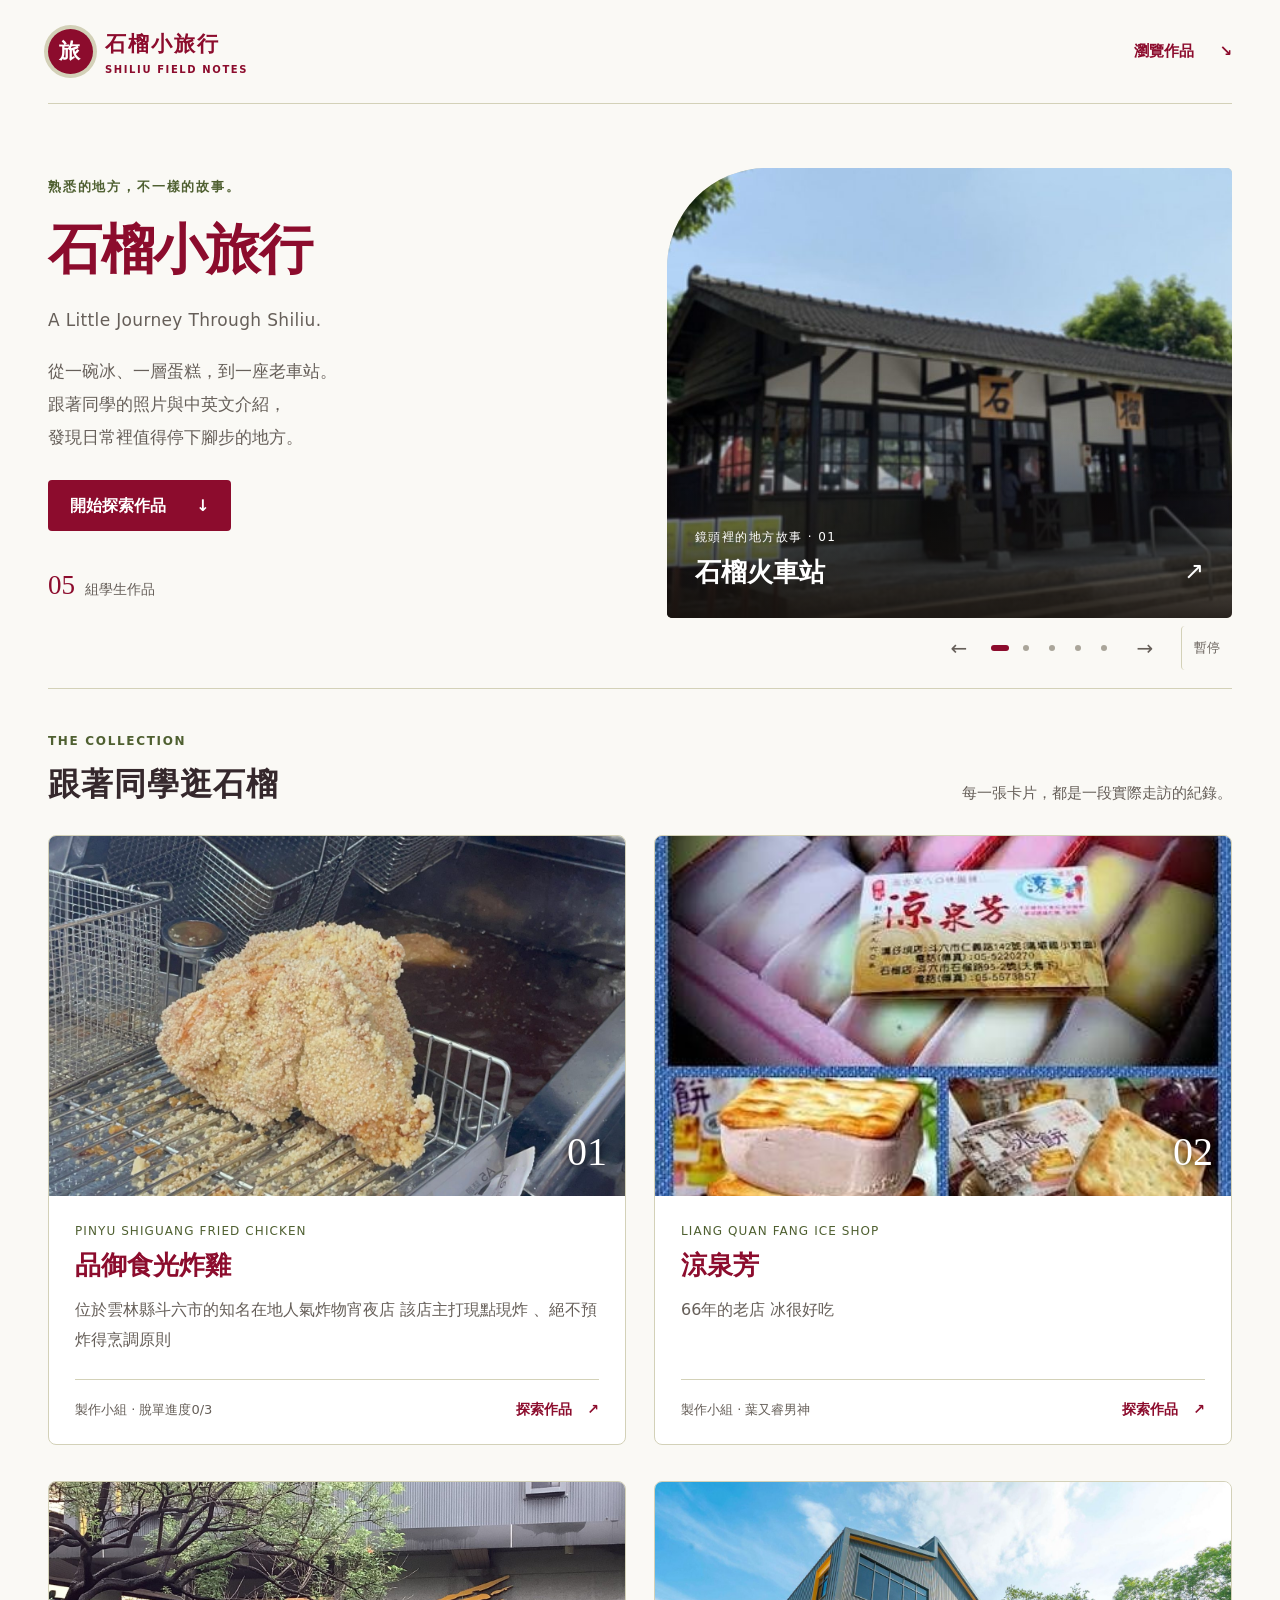
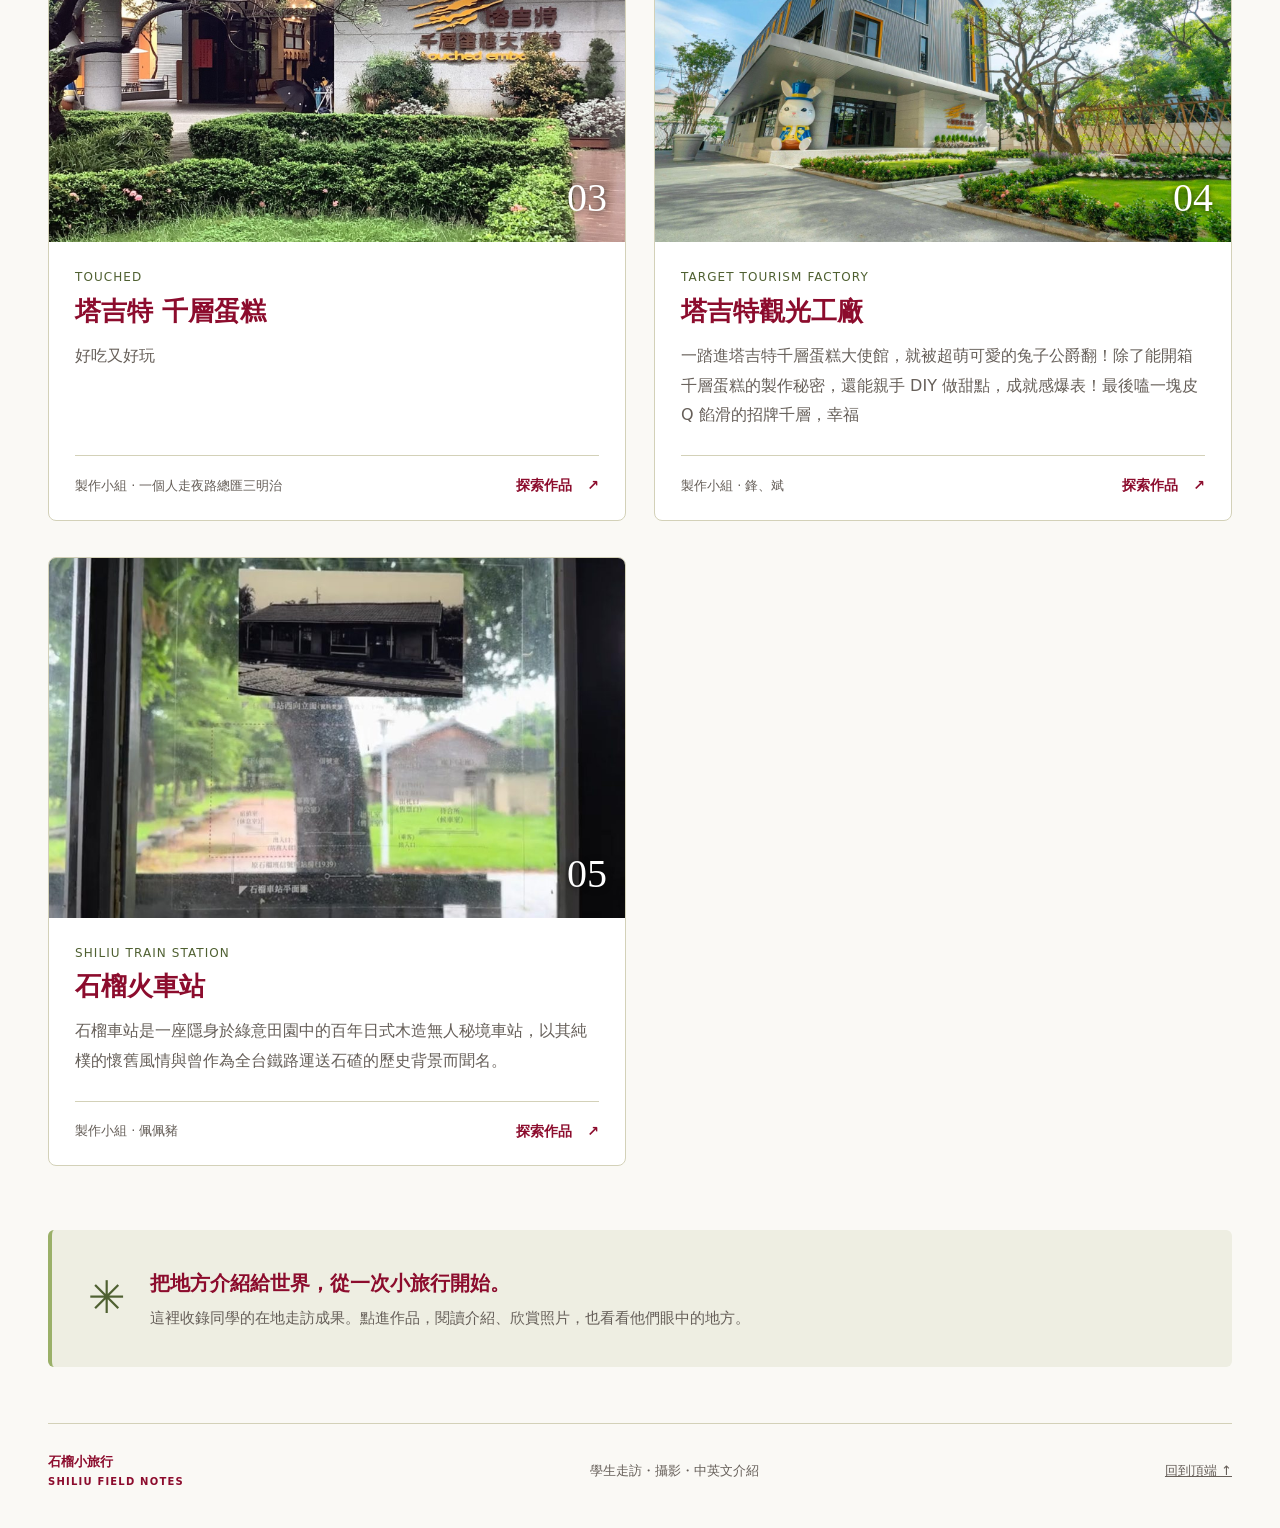
<file: index.html>
<!doctype html>
<html lang="zh-Hant"><head><meta charset="utf-8"><meta name="viewport" content="width=device-width,initial-scale=1"><meta name="description" content="跟著學生的鏡頭與中英文介紹，探索在地美食與地方故事。"><title>石榴小旅行｜班級作品入口</title><link rel="stylesheet" href="class-style.css?v=eb7d1b18a0c1"></head>
<body><a class="skip-link" href="#works">跳到作品列表</a>
<header class="site-header"><a class="brand" href="./index.html"><span class="brand-mark" aria-hidden="true">旅</span><span>石榴小旅行<small lang="en">SHILIU FIELD NOTES</small></span></a><a class="header-link" href="#works">瀏覽作品 <span aria-hidden="true">↘</span></a></header>
<main>
<section class="hero" aria-labelledby="hero-title"><div class="hero-copy"><p class="eyebrow">熟悉的地方，不一樣的故事。</p><h1 id="hero-title">石榴小旅行</h1><p class="hero-en" lang="en">A Little Journey Through Shiliu.</p><p class="hero-description">從一碗冰、一層蛋糕，到一座老車站。<br>跟著同學的照片與中英文介紹，<br>發現日常裡值得停下腳步的地方。</p><a class="hero-button" href="#works">開始探索作品 <span aria-hidden="true">↓</span></a><div class="hero-stats"><span><b>05</b> 組學生作品</span></div></div>
<div class="hero-photo" data-hero-carousel role="region" aria-roledescription="輪播" aria-label="各組精選作品"><figure class="hero-slide" data-photo-pool="[{&quot;src&quot;:&quot;groups/group-04/images/photo-01.jpg&quot;,&quot;alt&quot;:&quot;石榴火車站：小組照片 1&quot;},{&quot;src&quot;:&quot;groups/group-04/images/photo-02.jpg&quot;,&quot;alt&quot;:&quot;石榴火車站：小組照片 2&quot;},{&quot;src&quot;:&quot;groups/group-04/images/photo-03.jpg&quot;,&quot;alt&quot;:&quot;石榴火車站：小組照片 3&quot;},{&quot;src&quot;:&quot;groups/group-04/images/photo-04.jpg&quot;,&quot;alt&quot;:&quot;石榴火車站：小組照片 4&quot;},{&quot;src&quot;:&quot;groups/group-04/images/photo-05.jpg&quot;,&quot;alt&quot;:&quot;石榴火車站：小組照片 5&quot;}]" role="group" aria-roledescription="投影片" aria-label="1 / 5：石榴火車站"><img src="groups/group-04/images/photo-02.jpg" alt="陽光下的石榴車站木造建築" fetchpriority="high"><figcaption><small>鏡頭裡的地方故事 · 01</small><a href="groups/group-04/index.html">石榴火車站 <span aria-hidden="true">↗</span></a></figcaption></figure>
<figure class="hero-slide" data-photo-pool="[{&quot;src&quot;:&quot;groups/group-05/images/photo-01.jpg&quot;,&quot;alt&quot;:&quot;品御食光炸雞：小組照片 1&quot;},{&quot;src&quot;:&quot;groups/group-05/images/photo-02.jpg&quot;,&quot;alt&quot;:&quot;品御食光炸雞：小組照片 2&quot;},{&quot;src&quot;:&quot;groups/group-05/images/photo-03.jpg&quot;,&quot;alt&quot;:&quot;品御食光炸雞：小組照片 3&quot;},{&quot;src&quot;:&quot;groups/group-05/images/photo-04.jpg&quot;,&quot;alt&quot;:&quot;品御食光炸雞：小組照片 4&quot;},{&quot;src&quot;:&quot;groups/group-05/images/photo-05.jpg&quot;,&quot;alt&quot;:&quot;品御食光炸雞：小組照片 5&quot;},{&quot;src&quot;:&quot;groups/group-05/images/photo-06.jpg&quot;,&quot;alt&quot;:&quot;品御食光炸雞：小組照片 6&quot;}]" role="group" aria-roledescription="投影片" aria-label="2 / 5：品御食光炸雞" hidden><img src="groups/group-05/images/photo-05.jpg" alt="品御食光店內正在油鍋中現炸食物" decoding="async"><figcaption><small>鏡頭裡的地方故事 · 02</small><a href="groups/group-05/index.html">品御食光炸雞 <span aria-hidden="true">↗</span></a></figcaption></figure>
<figure class="hero-slide" data-photo-pool="[{&quot;src&quot;:&quot;groups/group-01/images/photo-01.jpg&quot;,&quot;alt&quot;:&quot;涼泉芳：小組照片 1&quot;},{&quot;src&quot;:&quot;groups/group-01/images/photo-02.jpg&quot;,&quot;alt&quot;:&quot;涼泉芳：小組照片 2&quot;},{&quot;src&quot;:&quot;groups/group-01/images/photo-03.jpg&quot;,&quot;alt&quot;:&quot;涼泉芳：小組照片 3&quot;},{&quot;src&quot;:&quot;groups/group-01/images/photo-04.jpg&quot;,&quot;alt&quot;:&quot;涼泉芳：小組照片 4&quot;},{&quot;src&quot;:&quot;groups/group-01/images/photo-05.jpg&quot;,&quot;alt&quot;:&quot;涼泉芳：小組照片 5&quot;}]" role="group" aria-roledescription="投影片" aria-label="3 / 5：涼泉芳" hidden><img src="groups/group-01/images/photo-03.jpg" alt="涼泉芳的冰淇淋三明治擺在瓷盤上" decoding="async"><figcaption><small>鏡頭裡的地方故事 · 03</small><a href="groups/group-01/index.html">涼泉芳 <span aria-hidden="true">↗</span></a></figcaption></figure>
<figure class="hero-slide" data-photo-pool="[{&quot;src&quot;:&quot;groups/group-03/images/photo-01.jpg&quot;,&quot;alt&quot;:&quot;塔吉特 千層蛋糕：小組照片 1&quot;},{&quot;src&quot;:&quot;groups/group-03/images/photo-02.jpg&quot;,&quot;alt&quot;:&quot;塔吉特 千層蛋糕：小組照片 2&quot;},{&quot;src&quot;:&quot;groups/group-03/images/photo-03.jpg&quot;,&quot;alt&quot;:&quot;塔吉特 千層蛋糕：小組照片 3&quot;},{&quot;src&quot;:&quot;groups/group-03/images/photo-04.jpg&quot;,&quot;alt&quot;:&quot;塔吉特 千層蛋糕：小組照片 4&quot;},{&quot;src&quot;:&quot;groups/group-03/images/photo-05.jpg&quot;,&quot;alt&quot;:&quot;塔吉特 千層蛋糕：小組照片 5&quot;},{&quot;src&quot;:&quot;groups/group-03/images/photo-06.jpg&quot;,&quot;alt&quot;:&quot;塔吉特 千層蛋糕：小組照片 6&quot;}]" role="group" aria-roledescription="投影片" aria-label="4 / 5：塔吉特 千層蛋糕" hidden><img src="groups/group-03/images/photo-02.jpg" alt="塔吉特戶外座位區的陽傘與桌椅" decoding="async"><figcaption><small>鏡頭裡的地方故事 · 04</small><a href="groups/group-03/index.html">塔吉特 千層蛋糕 <span aria-hidden="true">↗</span></a></figcaption></figure>
<figure class="hero-slide" data-photo-pool="[{&quot;src&quot;:&quot;groups/group-02/images/photo-01.jpg&quot;,&quot;alt&quot;:&quot;塔吉特觀光工廠：小組照片 1&quot;},{&quot;src&quot;:&quot;groups/group-02/images/photo-02.jpg&quot;,&quot;alt&quot;:&quot;塔吉特觀光工廠：小組照片 2&quot;},{&quot;src&quot;:&quot;groups/group-02/images/photo-03.jpg&quot;,&quot;alt&quot;:&quot;塔吉特觀光工廠：小組照片 3&quot;},{&quot;src&quot;:&quot;groups/group-02/images/photo-04.jpg&quot;,&quot;alt&quot;:&quot;塔吉特觀光工廠：小組照片 4&quot;}]" role="group" aria-roledescription="投影片" aria-label="5 / 5：塔吉特觀光工廠" hidden><img src="groups/group-02/images/photo-03.jpg" alt="塔吉特的多種口味千層蛋糕與黃色提袋" decoding="async"><figcaption><small>鏡頭裡的地方故事 · 05</small><a href="groups/group-02/index.html">塔吉特觀光工廠 <span aria-hidden="true">↗</span></a></figcaption></figure><div class="hero-controls" hidden><button type="button" data-carousel-prev aria-label="上一組作品" title="上一組作品">←</button><div class="hero-dots"><button type="button" class="hero-dot" data-carousel-dot="0" aria-label="顯示石榴火車站" aria-current="true"><span aria-hidden="true"></span></button><button type="button" class="hero-dot" data-carousel-dot="1" aria-label="顯示品御食光炸雞"><span aria-hidden="true"></span></button><button type="button" class="hero-dot" data-carousel-dot="2" aria-label="顯示涼泉芳"><span aria-hidden="true"></span></button><button type="button" class="hero-dot" data-carousel-dot="3" aria-label="顯示塔吉特 千層蛋糕"><span aria-hidden="true"></span></button><button type="button" class="hero-dot" data-carousel-dot="4" aria-label="顯示塔吉特觀光工廠"><span aria-hidden="true"></span></button></div><button type="button" data-carousel-next aria-label="下一組作品" title="下一組作品">→</button><button type="button" data-carousel-toggle>暫停</button></div></div></section>
<section class="works-section" id="works" aria-labelledby="works-title"><div class="works-heading"><div><p class="eyebrow">THE COLLECTION</p><h2 id="works-title">跟著同學逛石榴</h2></div><p>每一張卡片，都是一段實際走訪的紀錄。</p></div>
<div class="card-grid"><article class="work-card">
    <a href="groups/group-05/index.html" aria-label="探索品御食光炸雞，脫單進度0/3的作品">
      <div class="card-photo"><img src="groups/group-05/images/photo-01.jpg" alt="品御食光炸雞的學生實拍照片" loading="lazy" decoding="async"><span class="card-number">01</span></div>
      <div class="card-content"><p class="english-name" lang="en">Pinyu Shiguang Fried Chicken</p><h3>品御食光炸雞</h3><p class="summary">位於雲林縣斗六市的知名在地人氣炸物宵夜店 該店主打現點現炸 、絕不預炸得烹調原則</p><div class="card-bottom"><span class="group-name">製作小組 · 脫單進度0/3</span><span class="visit">探索作品 <span aria-hidden="true">↗</span></span></div></div>
    </a></article>
<article class="work-card">
    <a href="groups/group-01/index.html" aria-label="探索涼泉芳，葉又睿男神的作品">
      <div class="card-photo"><img src="groups/group-01/images/photo-01.jpg" alt="涼泉芳的學生實拍照片" loading="lazy" decoding="async"><span class="card-number">02</span></div>
      <div class="card-content"><p class="english-name" lang="en">Liang Quan Fang Ice Shop</p><h3>涼泉芳</h3><p class="summary">66年的老店 冰很好吃</p><div class="card-bottom"><span class="group-name">製作小組 · 葉又睿男神</span><span class="visit">探索作品 <span aria-hidden="true">↗</span></span></div></div>
    </a></article>
<article class="work-card">
    <a href="groups/group-03/index.html" aria-label="探索塔吉特 千層蛋糕，一個人走夜路總匯三明治的作品">
      <div class="card-photo"><img src="groups/group-03/images/photo-03.jpg" alt="塔吉特 千層蛋糕的學生實拍照片" loading="lazy" decoding="async"><span class="card-number">03</span></div>
      <div class="card-content"><p class="english-name" lang="en">Touched</p><h3>塔吉特 千層蛋糕</h3><p class="summary">好吃又好玩</p><div class="card-bottom"><span class="group-name">製作小組 · 一個人走夜路總匯三明治</span><span class="visit">探索作品 <span aria-hidden="true">↗</span></span></div></div>
    </a></article>
<article class="work-card">
    <a href="groups/group-02/index.html" aria-label="探索塔吉特觀光工廠，鋒、斌的作品">
      <div class="card-photo"><img src="groups/group-02/images/photo-02.jpg" alt="塔吉特觀光工廠的學生實拍照片" loading="lazy" decoding="async"><span class="card-number">04</span></div>
      <div class="card-content"><p class="english-name" lang="en">Target Tourism Factory</p><h3>塔吉特觀光工廠</h3><p class="summary">一踏進塔吉特千層蛋糕大使館，就被超萌可愛的兔子公爵翻！除了能開箱千層蛋糕的製作秘密，還能親手 DIY 做甜點，成就感爆表！最後嗑一塊皮 Q 餡滑的招牌千層，幸福</p><div class="card-bottom"><span class="group-name">製作小組 · 鋒、斌</span><span class="visit">探索作品 <span aria-hidden="true">↗</span></span></div></div>
    </a></article>
<article class="work-card">
    <a href="groups/group-04/index.html" aria-label="探索石榴火車站，佩佩豬的作品">
      <div class="card-photo"><img src="groups/group-04/images/photo-01.jpg" alt="石榴火車站的學生實拍照片" loading="lazy" decoding="async"><span class="card-number">05</span></div>
      <div class="card-content"><p class="english-name" lang="en">shiliu train station</p><h3>石榴火車站</h3><p class="summary">石榴車站是一座隱身於綠意田園中的百年日式木造無人秘境車站，以其純樸的懷舊風情與曾作為全台鐵路運送石碴的歷史背景而聞名。</p><div class="card-bottom"><span class="group-name">製作小組 · 佩佩豬</span><span class="visit">探索作品 <span aria-hidden="true">↗</span></span></div></div>
    </a></article></div>
</section><aside class="closing-note"><span aria-hidden="true">✳</span><div><h2>把地方介紹給世界，從一次小旅行開始。</h2><p>這裡收錄同學的在地走訪成果。點進作品，閱讀介紹、欣賞照片，也看看他們眼中的地方。</p></div></aside>
</main><footer><a class="footer-brand" href="./index.html">石榴小旅行 <span lang="en">SHILIU FIELD NOTES</span></a><p>學生走訪・攝影・中英文介紹</p><a href="#hero-title">回到頂端 ↑</a></footer><script data-hero-behavior>(function initHeroCarousel(pickPhoto) {
  const root = document.querySelector('[data-hero-carousel]')
  if (!root) return
  const slides = [...root.querySelectorAll('.hero-slide')]
  if (slides.length < 2) return
  const controls = root.querySelector('.hero-controls')
  const toggle = root.querySelector('[data-carousel-toggle]')
  const dots = [...root.querySelectorAll('[data-carousel-dot]')]
  const reduced = matchMedia('(prefers-reduced-motion: reduce)')
  let index = 0
  let requestedIndex = 0
  let loading = false
  let paused = reduced.matches
  let hovered = false
  let focused = false
  let timer
  let photoRequest = 0
  const pools = slides.map((slide) => {
    try { return JSON.parse(slide.dataset.photoPool || '[]') } catch { return [] }
  })
  const decodeWithTimeout = async (image) => {
    let deadline
    try {
      await Promise.race([
        image.decode(),
        new Promise((_, reject) => { deadline = setTimeout(() => reject(new Error('image timeout')), 12000) }),
      ])
      if (!image.naturalWidth) throw new Error('empty image')
    } finally { clearTimeout(deadline) }
  }
  const schedule = () => {
    clearTimeout(timer)
    if (!loading && !paused && !hovered && !focused && !document.hidden) {
      timer = setTimeout(() => show(requestedIndex + 1), 3500)
    }
  }
  const show = async (next) => {
    clearTimeout(timer)
    requestedIndex = (next + slides.length) % slides.length
    const destination = requestedIndex
    const request = ++photoRequest
    const slide = slides[destination]
    const previousImage = slide.querySelector('img')
    const photo = pickPhoto(pools[destination])
    let preparedImage = previousImage
    let state = 'ready'
    loading = true
    root.dataset.carouselState = 'loading'
    if (photo) {
      slide.dataset.photoChoice = photo.src
      const preload = new Image()
      preload.alt = photo.alt
      preload.src = photo.src
      try {
        await decodeWithTimeout(preload)
        preparedImage = preload
      } catch {
        state = 'fallback'
      }
    }
    if (request !== photoRequest) return
    if (preparedImage === previousImage) {
      try { await decodeWithTimeout(previousImage) } catch {
        if (request !== photoRequest) return
        loading = false
        root.dataset.carouselState = 'idle'
        schedule()
        return // Neither image is usable: keep the current group on screen.
      }
    }
    if (request !== photoRequest) return
    // One synchronous commit: decoded pixels, title, link and dot change together.
    // Never expose the destination's old image or fade through the background.
    if (preparedImage !== previousImage) previousImage.replaceWith(preparedImage)
    slide.dataset.photoState = state
    index = destination
    slides.forEach((slide, position) => { slide.hidden = position !== index })
    dots.forEach((dot, position) => {
      if (position === index) dot.setAttribute('aria-current', 'true')
      else dot.removeAttribute('aria-current')
    })
    loading = false
    root.dataset.carouselState = 'idle'
    schedule()
  }
  const updateToggle = () => {
    toggle.textContent = paused ? '播放' : '暫停'
    toggle.setAttribute('aria-label', paused ? '繼續自動輪播' : '暫停自動輪播')
    schedule()
  }
  root.querySelector('[data-carousel-prev]').addEventListener('click', () => show(requestedIndex - 1))
  root.querySelector('[data-carousel-next]').addEventListener('click', () => show(requestedIndex + 1))
  dots.forEach((dot, position) => dot.addEventListener('click', () => show(position)))
  toggle.addEventListener('click', () => { paused = !paused; updateToggle() })
  root.addEventListener('pointerenter', (event) => { if (event.pointerType === 'mouse') { hovered = true; schedule() } })
  root.addEventListener('pointerleave', () => { hovered = false; schedule() })
  root.addEventListener('focusin', () => { focused = true; schedule() })
  root.addEventListener('focusout', (event) => { focused = root.contains(event.relatedTarget); schedule() })
  document.addEventListener('visibilitychange', schedule)
  reduced.addEventListener('change', () => { paused = reduced.matches; updateToggle() })
  window.addEventListener('pagehide', () => { clearTimeout(timer); photoRequest++; loading = false })
  window.addEventListener('pageshow', schedule)
  controls.hidden = false
  root.classList.add('has-controls')
  updateToggle()
  show(0)
})(function pickRandomPhoto(photos, random = Math.random) {
  return photos.length ? photos[Math.floor(random() * photos.length)] : undefined
});</script></body></html>
</file>
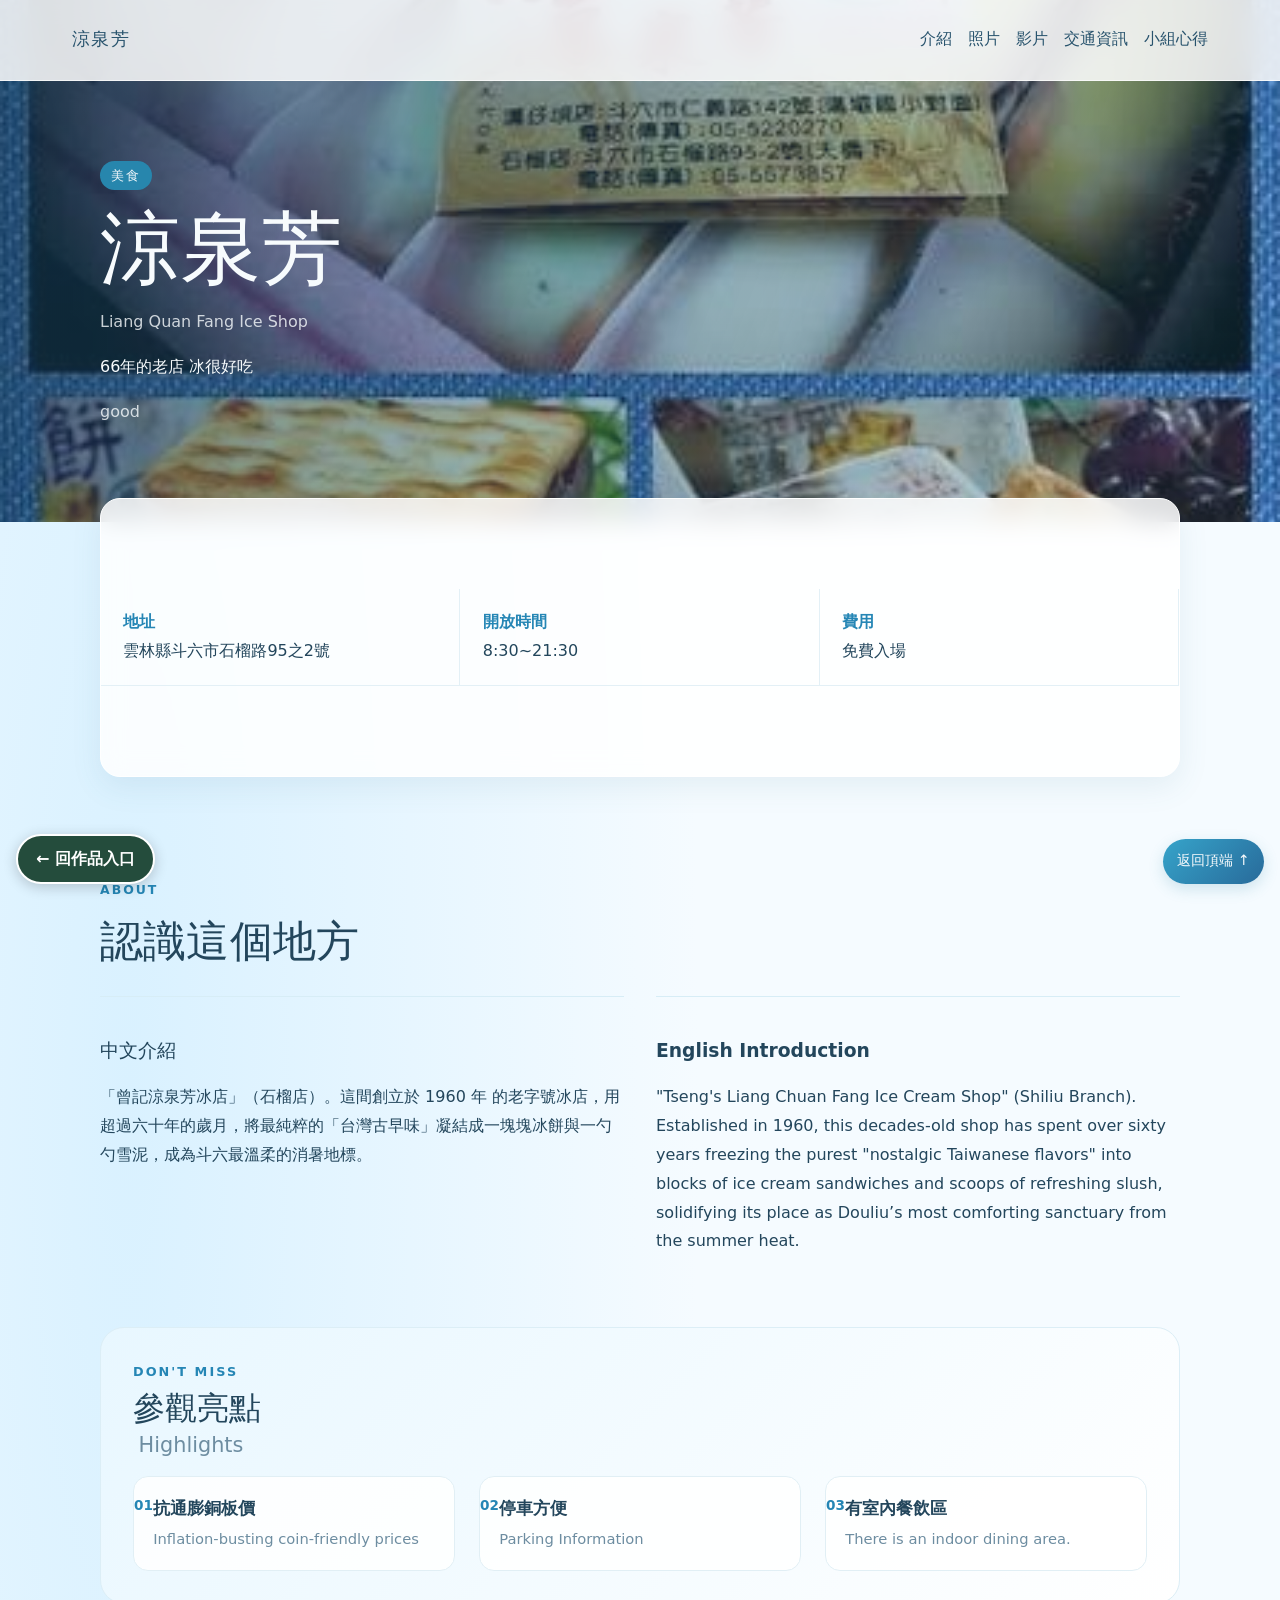
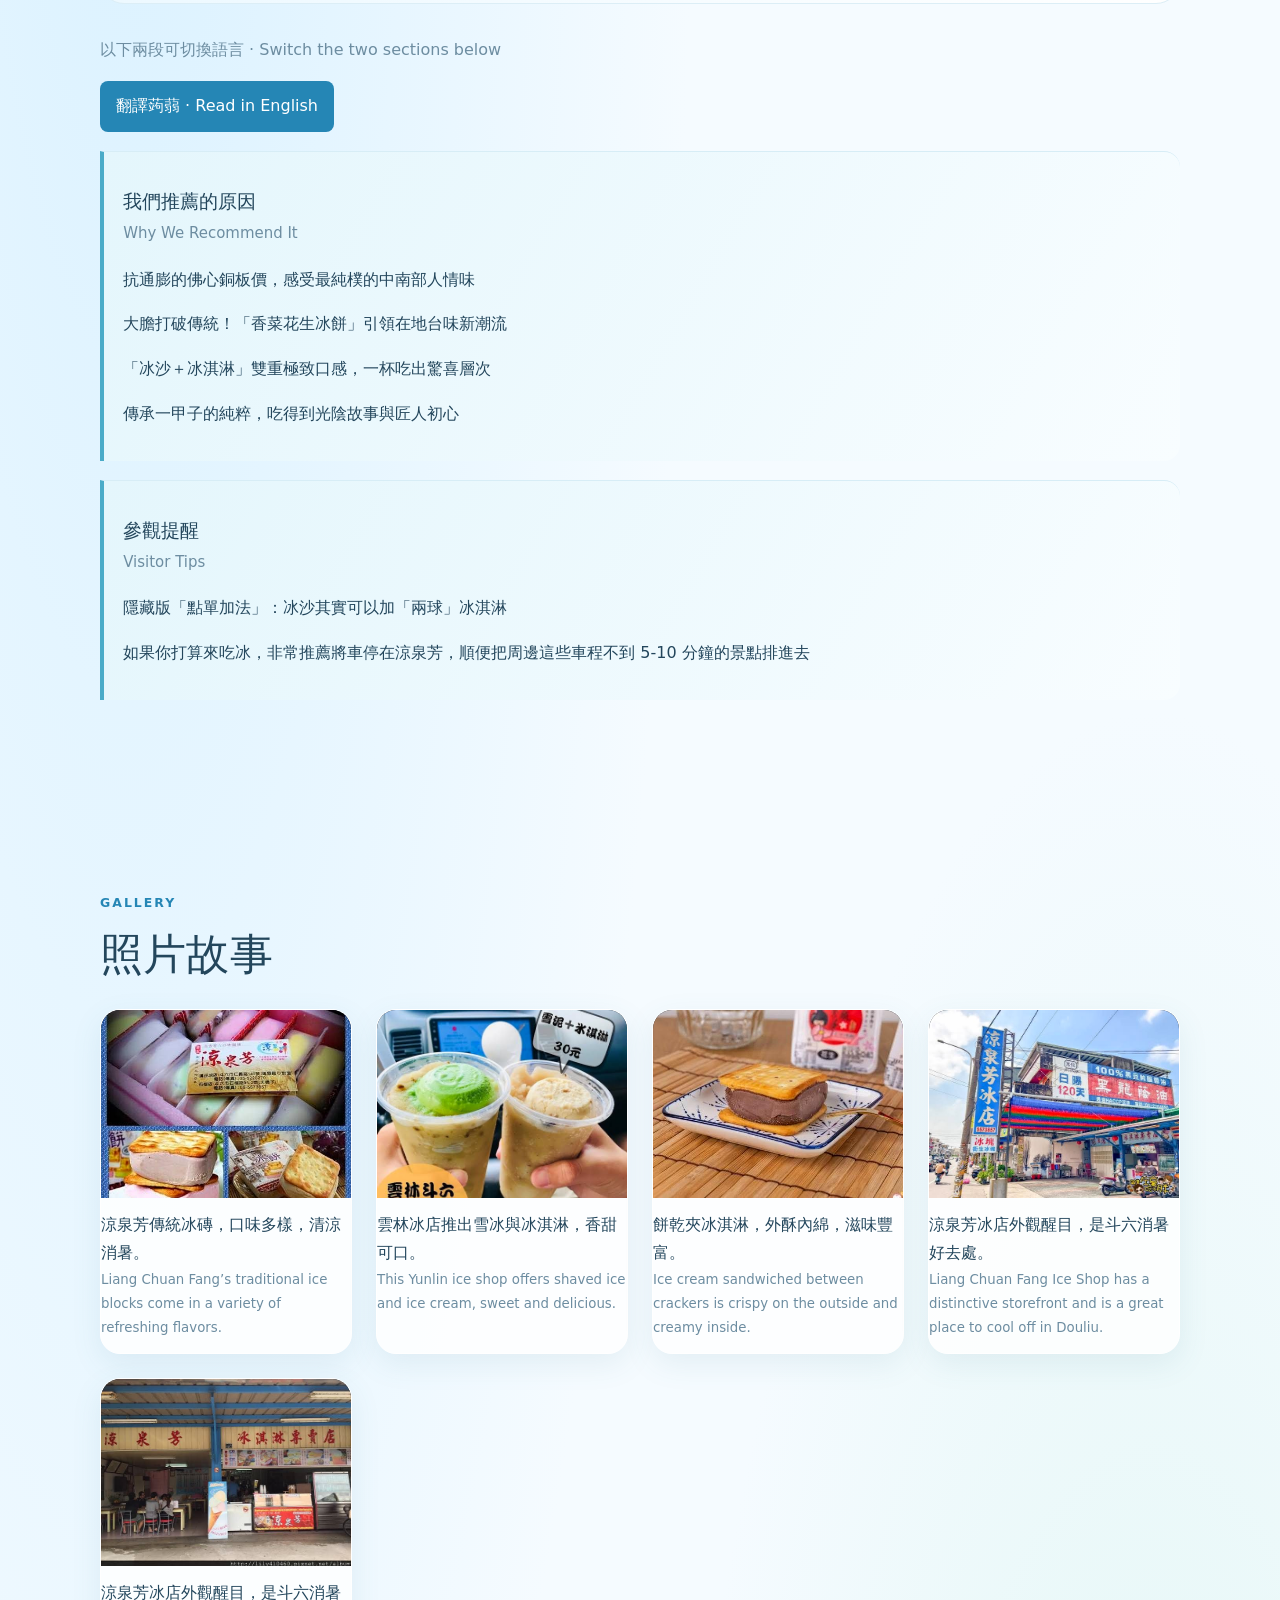
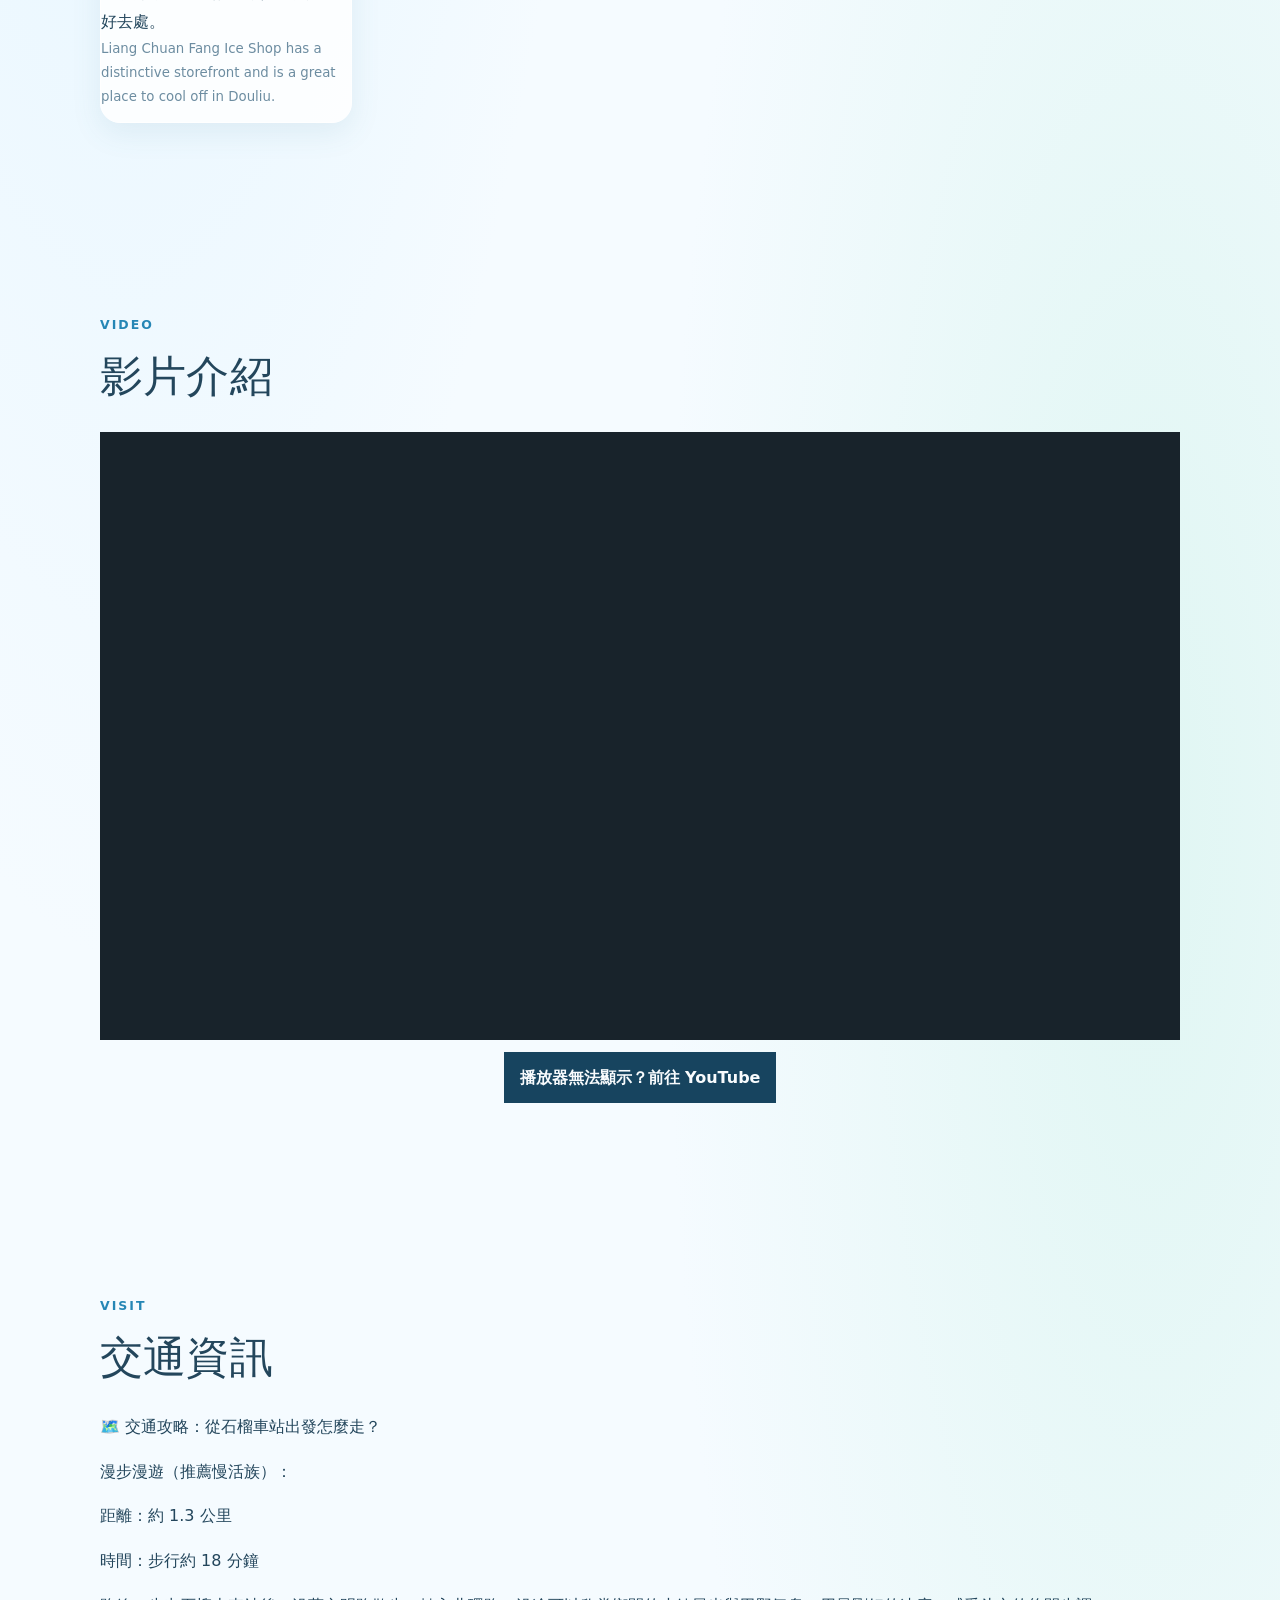
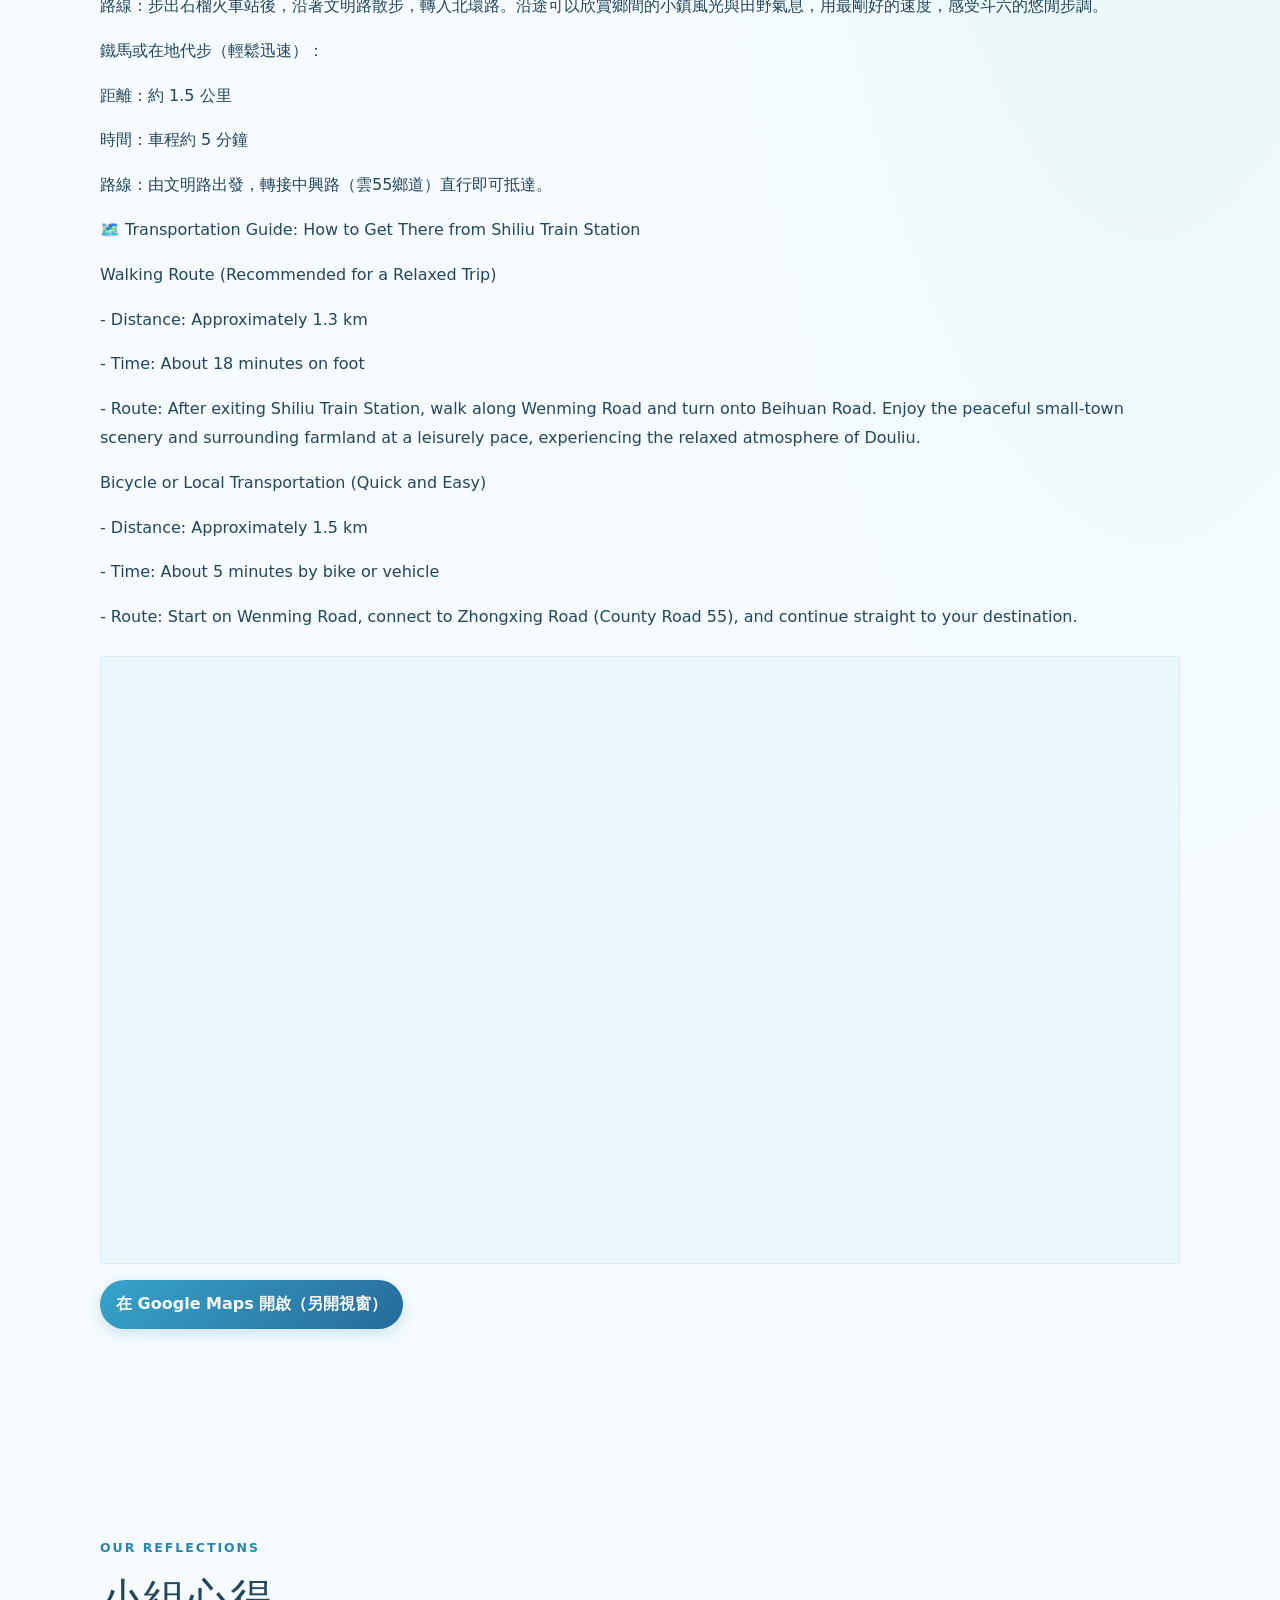
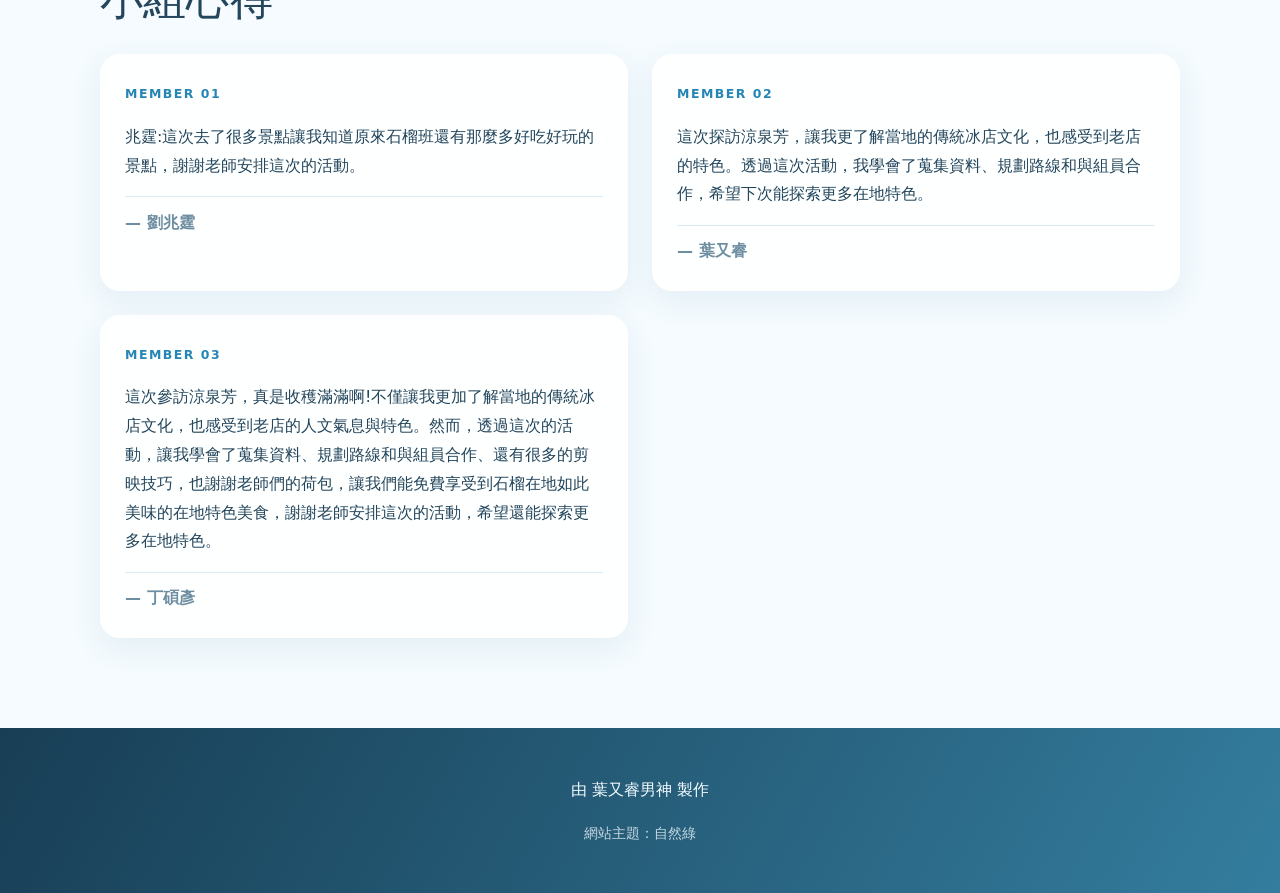
<file: groups/group-01/index.html>
<!doctype html>
<html lang="zh-Hant" data-theme="nature"><head><meta charset="utf-8"><meta name="viewport" content="width=device-width,initial-scale=1"><meta name="description" content="66年的老店 冰很好吃"><title>涼泉芳｜在地介紹</title><link rel="stylesheet" href="style.css"></head>
<body><a class="skip" href="#main">跳到主要內容</a>
<header class="hero" style="--cover:url('images/photo-01.jpg')"><nav aria-label="網站導覽"><a class="brand" href="#top">涼泉芳</a><div><a href="#intro">介紹</a><a href="#photos">照片</a><a href="#video">影片</a><a href="#transport">交通資訊</a><a href="#reflections">小組心得</a></div></nav><div id="top" class="hero-content"><span class="tag">美食</span><h1>涼泉芳</h1><p class="english" lang="en">Liang Quan Fang Ice Shop</p><p>66年的老店 冰很好吃</p><p class="english" lang="en">good</p></div></header>
<main id="main"><section class="quick" aria-label="基本資訊"><div><strong>地址</strong><span>雲林縣斗六市石榴路95之2號</span></div><div><strong>開放時間</strong><span>8:30~21:30</span></div><div><strong>費用</strong><span>免費入場</span></div></section>
<section id="intro"><p class="eyebrow">ABOUT</p><h2>認識這個地方</h2><div class="bilingual"><div><h3>中文介紹</h3><p>「曾記涼泉芳冰店」（石榴店）。這間創立於 1960 年 的老字號冰店，用超過六十年的歲月，將最純粹的「台灣古早味」凝結成一塊塊冰餅與一勺勺雪泥，成為斗六最溫柔的消暑地標。</p></div><div lang="en"><h3>English Introduction</h3><p>&quot;Tseng&#39;s Liang Chuan Fang Ice Cream Shop&quot; (Shiliu Branch). Established in 1960, this decades-old shop has spent over sixty years freezing the purest &quot;nostalgic Taiwanese flavors&quot; into blocks of ice cream sandwiches and scoops of refreshing slush, solidifying its place as Douliu’s most comforting sanctuary from the summer heat.</p></div></div><div class="highlights"><div class="highlights-heading"><p class="eyebrow">DON'T MISS</p><h3>參觀亮點 <span lang="en">Highlights</span></h3></div><ol><li><strong>抗通膨銅板價</strong><span lang="en">Inflation-busting coin-friendly prices</span></li><li><strong>停車方便</strong><span lang="en">Parking Information</span></li><li><strong>有室內餐飲區</strong><span lang="en">There is an indoor dining area.</span></li></ol></div><div id="visit-notes"><div class="visit-language-tools" hidden style="display:none" data-visit-tools><p>以下兩段可切換語言 · Switch the two sections below</p><button type="button" class="visit-language-button" data-visit-toggle aria-controls="visit-notes-content" aria-pressed="false" style="font:inherit;min-height:44px;padding:.7em 1em;cursor:pointer;background:var(--accent,#28744d);color:#fff;border:0;border-radius:8px">翻譯蒟蒻 · Read in English</button></div><div id="visit-notes-content"><div class="note"><h3>我們推薦的原因<br><small lang="en">Why We Recommend It</small></h3><div lang="zh-Hant" data-visit-language="zh-Hant"><p> 抗通膨的佛心銅板價，感受最純樸的中南部人情味</p><p>大膽打破傳統！「香菜花生冰餅」引領在地台味新潮流</p><p>「冰沙＋冰淇淋」雙重極致口感，一杯吃出驚喜層次</p><p>傳承一甲子的純粹，吃得到光陰故事與匠人初心</p></div><div lang="en" data-visit-language="en"><p>The price of the Buddha-hearted copper plate that resists inflation, feel the purest human touch in the central and southern parts of the country, and boldly break the tradition! &quot;Cauliflower and Peanut Ice Cakes&quot; leads the new trend of &quot;Smoothy + Ice Cream&quot; with the double ultimate taste, eat a cup of surprise, inherit the purity of a Jiazi, and eat the story of time and the original intention of the craftsman</p></div></div><div class="notice"><h3>參觀提醒<br><small lang="en">Visitor Tips</small></h3><div lang="zh-Hant" data-visit-language="zh-Hant"><p>隱藏版「點單加法」：冰沙其實可以加「兩球」冰淇淋</p><p>如果你打算來吃冰，非常推薦將車停在涼泉芳，順便把周邊這些車程不到 5-10 分鐘的景點排進去</p></div><div lang="en" data-visit-language="en"><p>Hidden version of &quot;Order Addition&quot;: You can actually add &quot;two balls&quot; ice cream for smoothies.</p></div></div></div></div></section>
<section id="photos"><p class="eyebrow">GALLERY</p><h2>照片故事</h2><div class="gallery"><figure><button type="button" class="photo-zoom" data-photo-src="images/photo-01.jpg" data-photo-alt="涼泉芳傳統冰磚，口味多樣，清涼消暑。" data-photo-caption="涼泉芳傳統冰磚，口味多樣，清涼消暑。 / Liang Chuan Fang’s traditional ice blocks come in a variety of refreshing flavors." aria-label="放大檢視：涼泉芳傳統冰磚，口味多樣，清涼消暑。"><img src="images/photo-01.jpg" alt="涼泉芳傳統冰磚，口味多樣，清涼消暑。" loading="lazy"></button><figcaption><span>涼泉芳傳統冰磚，口味多樣，清涼消暑。</span><small lang="en">Liang Chuan Fang’s traditional ice blocks come in a variety of refreshing flavors.</small></figcaption></figure><figure><button type="button" class="photo-zoom" data-photo-src="images/photo-02.jpg" data-photo-alt="雲林冰店推出雪冰與冰淇淋，香甜可口。" data-photo-caption="雲林冰店推出雪冰與冰淇淋，香甜可口。 / This Yunlin ice shop offers shaved ice and ice cream, sweet and delicious." aria-label="放大檢視：雲林冰店推出雪冰與冰淇淋，香甜可口。"><img src="images/photo-02.jpg" alt="雲林冰店推出雪冰與冰淇淋，香甜可口。" loading="lazy"></button><figcaption><span>雲林冰店推出雪冰與冰淇淋，香甜可口。</span><small lang="en">This Yunlin ice shop offers shaved ice and ice cream, sweet and delicious.</small></figcaption></figure><figure><button type="button" class="photo-zoom" data-photo-src="images/photo-03.jpg" data-photo-alt="餅乾夾冰淇淋，外酥內綿，滋味豐富。" data-photo-caption="餅乾夾冰淇淋，外酥內綿，滋味豐富。 /  Ice cream sandwiched between crackers is crispy on the outside and creamy inside." aria-label="放大檢視：餅乾夾冰淇淋，外酥內綿，滋味豐富。"><img src="images/photo-03.jpg" alt="餅乾夾冰淇淋，外酥內綿，滋味豐富。" loading="lazy"></button><figcaption><span>餅乾夾冰淇淋，外酥內綿，滋味豐富。</span><small lang="en"> Ice cream sandwiched between crackers is crispy on the outside and creamy inside.</small></figcaption></figure><figure><button type="button" class="photo-zoom" data-photo-src="images/photo-04.jpg" data-photo-alt="涼泉芳冰店外觀醒目，是斗六消暑好去處。" data-photo-caption="涼泉芳冰店外觀醒目，是斗六消暑好去處。 / Liang Chuan Fang Ice Shop has a distinctive storefront and is a great place to cool off in Douliu." aria-label="放大檢視：涼泉芳冰店外觀醒目，是斗六消暑好去處。"><img src="images/photo-04.jpg" alt="涼泉芳冰店外觀醒目，是斗六消暑好去處。" loading="lazy"></button><figcaption><span>涼泉芳冰店外觀醒目，是斗六消暑好去處。</span><small lang="en">Liang Chuan Fang Ice Shop has a distinctive storefront and is a great place to cool off in Douliu.</small></figcaption></figure><figure><button type="button" class="photo-zoom" data-photo-src="images/photo-05.jpg" data-photo-alt="涼泉芳冰店外觀醒目，是斗六消暑好去處。" data-photo-caption="涼泉芳冰店外觀醒目，是斗六消暑好去處。 / Liang Chuan Fang Ice Shop has a distinctive storefront and is a great place to cool off in Douliu." aria-label="放大檢視：涼泉芳冰店外觀醒目，是斗六消暑好去處。"><img src="images/photo-05.jpg" alt="涼泉芳冰店外觀醒目，是斗六消暑好去處。" loading="lazy"></button><figcaption><span>涼泉芳冰店外觀醒目，是斗六消暑好去處。</span><small lang="en">Liang Chuan Fang Ice Shop has a distinctive storefront and is a great place to cool off in Douliu.</small></figcaption></figure></div></section>
<section id="video"><p class="eyebrow">VIDEO</p><h2>影片介紹</h2><div class="youtube-block"><div class="video-wrap" data-youtube-embed="https://www.youtube-nocookie.com/embed/fr-3Ht4ZiUw" data-video-title="涼泉芳影片介紹"><div class="youtube-local-message"><p><strong>直接從電腦開啟時，YouTube 不允許嵌入播放。</strong></p><p>網站發布後會顯示播放器；現在可以前往 YouTube 觀看。</p><p><a href="https://www.youtube.com/watch?v=fr-3Ht4ZiUw" target="_blank" rel="noopener noreferrer">在 YouTube 開啟影片（另開視窗）</a></p></div></div><p class="youtube-open-link" hidden><a href="https://www.youtube.com/watch?v=fr-3Ht4ZiUw" target="_blank" rel="noopener noreferrer">播放器無法顯示？前往 YouTube</a></p></div></section>
<section id="transport"><p class="eyebrow">VISIT</p><h2>交通資訊</h2><p>🗺️ 交通攻略：從石榴車站出發怎麼走？</p><p>漫步漫遊（推薦慢活族）：</p><p>距離：約 1.3 公里</p><p>時間：步行約 18 分鐘</p><p>路線：步出石榴火車站後，沿著文明路散步，轉入北環路。沿途可以欣賞鄉間的小鎮風光與田野氣息，用最剛好的速度，感受斗六的悠閒步調。</p><p>鐵馬或在地代步（輕鬆迅速）：</p><p>距離：約 1.5 公里</p><p>時間：車程約 5 分鐘</p><p>路線：由文明路出發，轉接中興路（雲55鄉道）直行即可抵達。</p><div lang="en"><p>🗺️ Transportation Guide: How to Get There from Shiliu Train Station</p><p>Walking Route (Recommended for a Relaxed Trip)</p><p>- Distance: Approximately 1.3 km</p><p>- Time: About 18 minutes on foot</p><p>- Route: After exiting Shiliu Train Station, walk along Wenming Road and turn onto Beihuan Road. Enjoy the peaceful small-town scenery and surrounding farmland at a leisurely pace, experiencing the relaxed atmosphere of Douliu.</p><p>Bicycle or Local Transportation (Quick and Easy)</p><p>- Distance: Approximately 1.5 km</p><p>- Time: About 5 minutes by bike or vehicle</p><p>- Route: Start on Wenming Road, connect to Zhongxing Road (County Road 55), and continue straight to your destination.</p></div><div class="map-embed"><iframe src="https://maps.google.com/maps?q=%E9%9B%B2%E6%9E%97%E7%B8%A3%E6%96%97%E5%85%AD%E5%B8%82%E7%9F%B3%E6%A6%B4%E8%B7%AF95%E4%B9%8B2%E8%99%9F&amp;z=15&amp;output=embed" title="涼泉芳位置地圖" loading="lazy" referrerpolicy="no-referrer-when-downgrade" allowfullscreen></iframe></div><p><a class="map-link" href="https://www.google.com/maps/place/%E6%9B%BE%E8%A8%98%E6%B6%BC%E6%B3%89%E8%8A%B3%E5%86%B0%E5%BA%97/@23.7235434,120.5840831,17z/data=!3m1!4b1!4m6!3m5!1s0x346ec90543340915:0xcd45566f36e136bb!8m2!3d23.7235434!4d120.5840831!16s%2Fg%2F1tmbswfz?entry=ttu&amp;g_ep=EgoyMDI2MTAwNy4wIKXMDSoASAFQAw%3D%3D" target="_blank" rel="noopener noreferrer">在 Google Maps 開啟（另開視窗）</a></p></section>
<section id="reflections"><p class="eyebrow">OUR REFLECTIONS</p><h2>小組心得</h2><div class="reflection-grid"><article class="reflection-card"><span class="reflection-number">MEMBER 01</span><blockquote><p>兆霆:這次去了很多景點讓我知道原來石榴班還有那麼多好吃好玩的景點，謝謝老師安排這次的活動。</p></blockquote><p class="reflection-by">— 劉兆霆</p></article><article class="reflection-card"><span class="reflection-number">MEMBER 02</span><blockquote><p>這次探訪涼泉芳，讓我更了解當地的傳統冰店文化，也感受到老店的特色。透過這次活動，我學會了蒐集資料、規劃路線和與組員合作，希望下次能探索更多在地特色。</p></blockquote><p class="reflection-by">— 葉又睿</p></article><article class="reflection-card"><span class="reflection-number">MEMBER 03</span><blockquote><p>這次參訪涼泉芳，真是收穫滿滿啊!不僅讓我更加了解當地的傳統冰店文化，也感受到老店的人文氣息與特色。然而，透過這次的活動，讓我學會了蒐集資料、規劃路線和與組員合作、還有很多的剪映技巧，也謝謝老師們的荷包，讓我們能免費享受到石榴在地如此美味的在地特色美食，謝謝老師安排這次的活動，希望還能探索更多在地特色。</p></blockquote><p class="reflection-by">— 丁碩彥</p></article></div></section></main>
<dialog id="photo-lightbox" class="lightbox" aria-label="照片放大檢視"><button type="button" class="lightbox-close" data-close-lightbox>關閉照片 ×</button><figure><img alt=""><figcaption></figcaption></figure></dialog>
<footer><p>由 葉又睿男神 製作</p><p class="theme-note">網站主題：自然綠</p></footer><a class="top" href="#top" aria-label="返回頁面頂端">返回頂端 ↑</a><script data-site-tools>(()=>{const dialog=document.querySelector('#photo-lightbox');const modalImage=dialog?.querySelector('img');const modalCaption=dialog?.querySelector('figcaption');const closeDialog=()=>{if(!dialog)return;if(typeof dialog.close==='function')dialog.close();else dialog.removeAttribute('open')};document.querySelectorAll('[data-photo-src]').forEach((button)=>button.addEventListener('click',()=>{if(!dialog||!modalImage||!modalCaption)return;modalImage.src=button.dataset.photoSrc||'';modalImage.alt=button.dataset.photoAlt||'';modalCaption.textContent=button.dataset.photoCaption||button.dataset.photoAlt||'';if(typeof dialog.showModal==='function')dialog.showModal();else dialog.setAttribute('open','')}));dialog?.querySelector('[data-close-lightbox]')?.addEventListener('click',closeDialog);dialog?.addEventListener('click',(event)=>{if(event.target===dialog)closeDialog()});dialog?.addEventListener('close',()=>modalImage?.removeAttribute('src'));document.querySelectorAll('[data-youtube-embed]').forEach((player)=>{if(location.protocol==='file:')return;const frame=document.createElement('iframe');const embed=player.dataset.youtubeEmbed||'';frame.src=embed+(embed.includes('?')?'&':'?')+'origin='+encodeURIComponent(location.origin);frame.title=player.dataset.videoTitle||'YouTube 影片';frame.loading='lazy';frame.allow='accelerometer; autoplay; clipboard-write; encrypted-media; gyroscope; picture-in-picture; web-share';frame.allowFullscreen=true;player.replaceChildren(frame);if(player.nextElementSibling)player.nextElementSibling.hidden=false})})();(()=>{
  const root=document.querySelector('#visit-notes');
  const button=root?.querySelector('[data-visit-toggle]');
  const toolbar=root?.querySelector('[data-visit-tools]');
  if(!button||!toolbar)return;
  let english=false;
  const render=()=>{
    root.querySelectorAll('[data-visit-language]').forEach((element)=>{
      const show=element.dataset.visitLanguage===(english?'en':'zh-Hant');
      element.hidden=!show;
      if(show)element.style.removeProperty('display');
      else element.style.setProperty('display','none','important');
    });
    button.textContent=english?'顯示中文 · Read in Chinese':'翻譯蒟蒻 · Read in English';
    button.setAttribute('aria-pressed',String(english));
  };
  button.addEventListener('click',()=>{english=!english;render()});
  render();toolbar.hidden=false;toolbar.style.removeProperty('display');
})()</script><a data-class-portal-return href="../../index.html#works" style="position:fixed;left:16px;bottom:16px;z-index:9999;background:#244c3c;color:white;border:2px solid white;border-radius:999px;padding:12px 18px;font:600 16px/1.4 system-ui,sans-serif;text-decoration:none;box-shadow:0 3px 14px #0003" aria-label="回到班級作品入口">← 回作品入口</a></body></html>
</file>
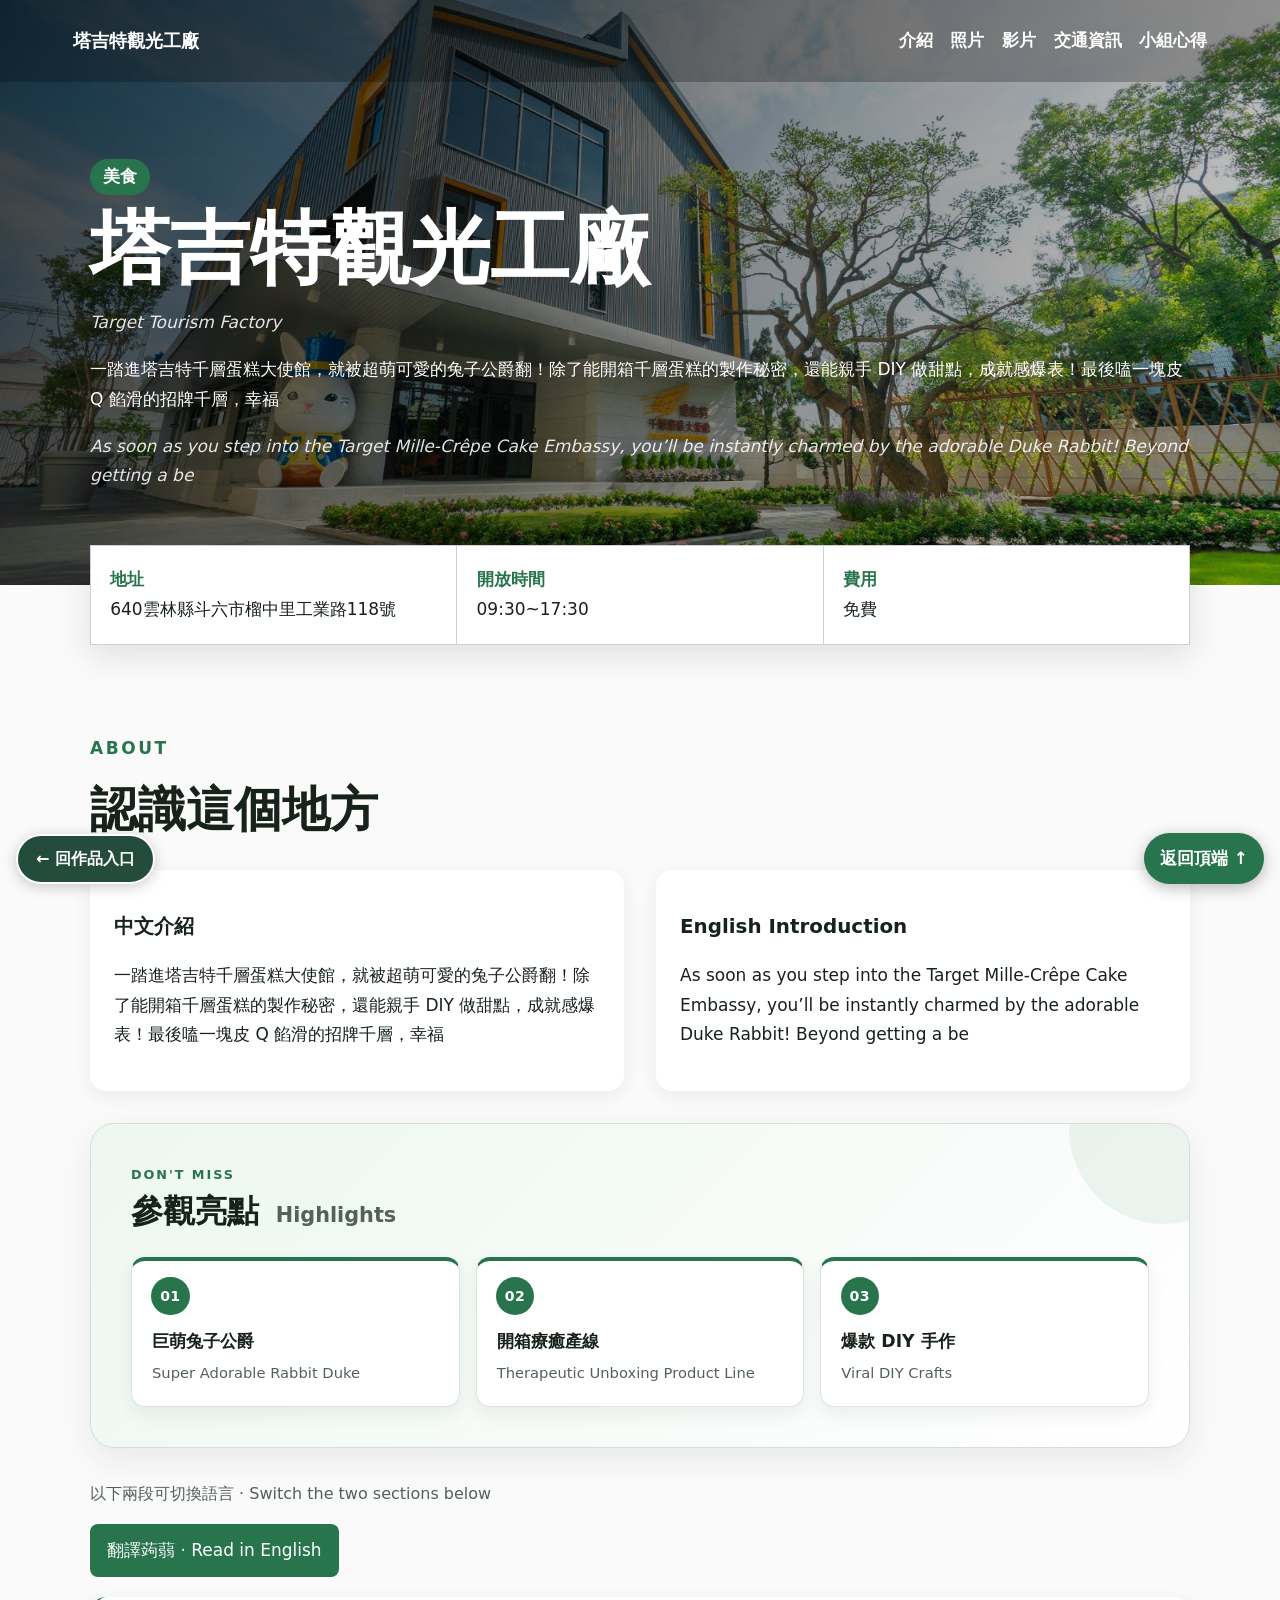
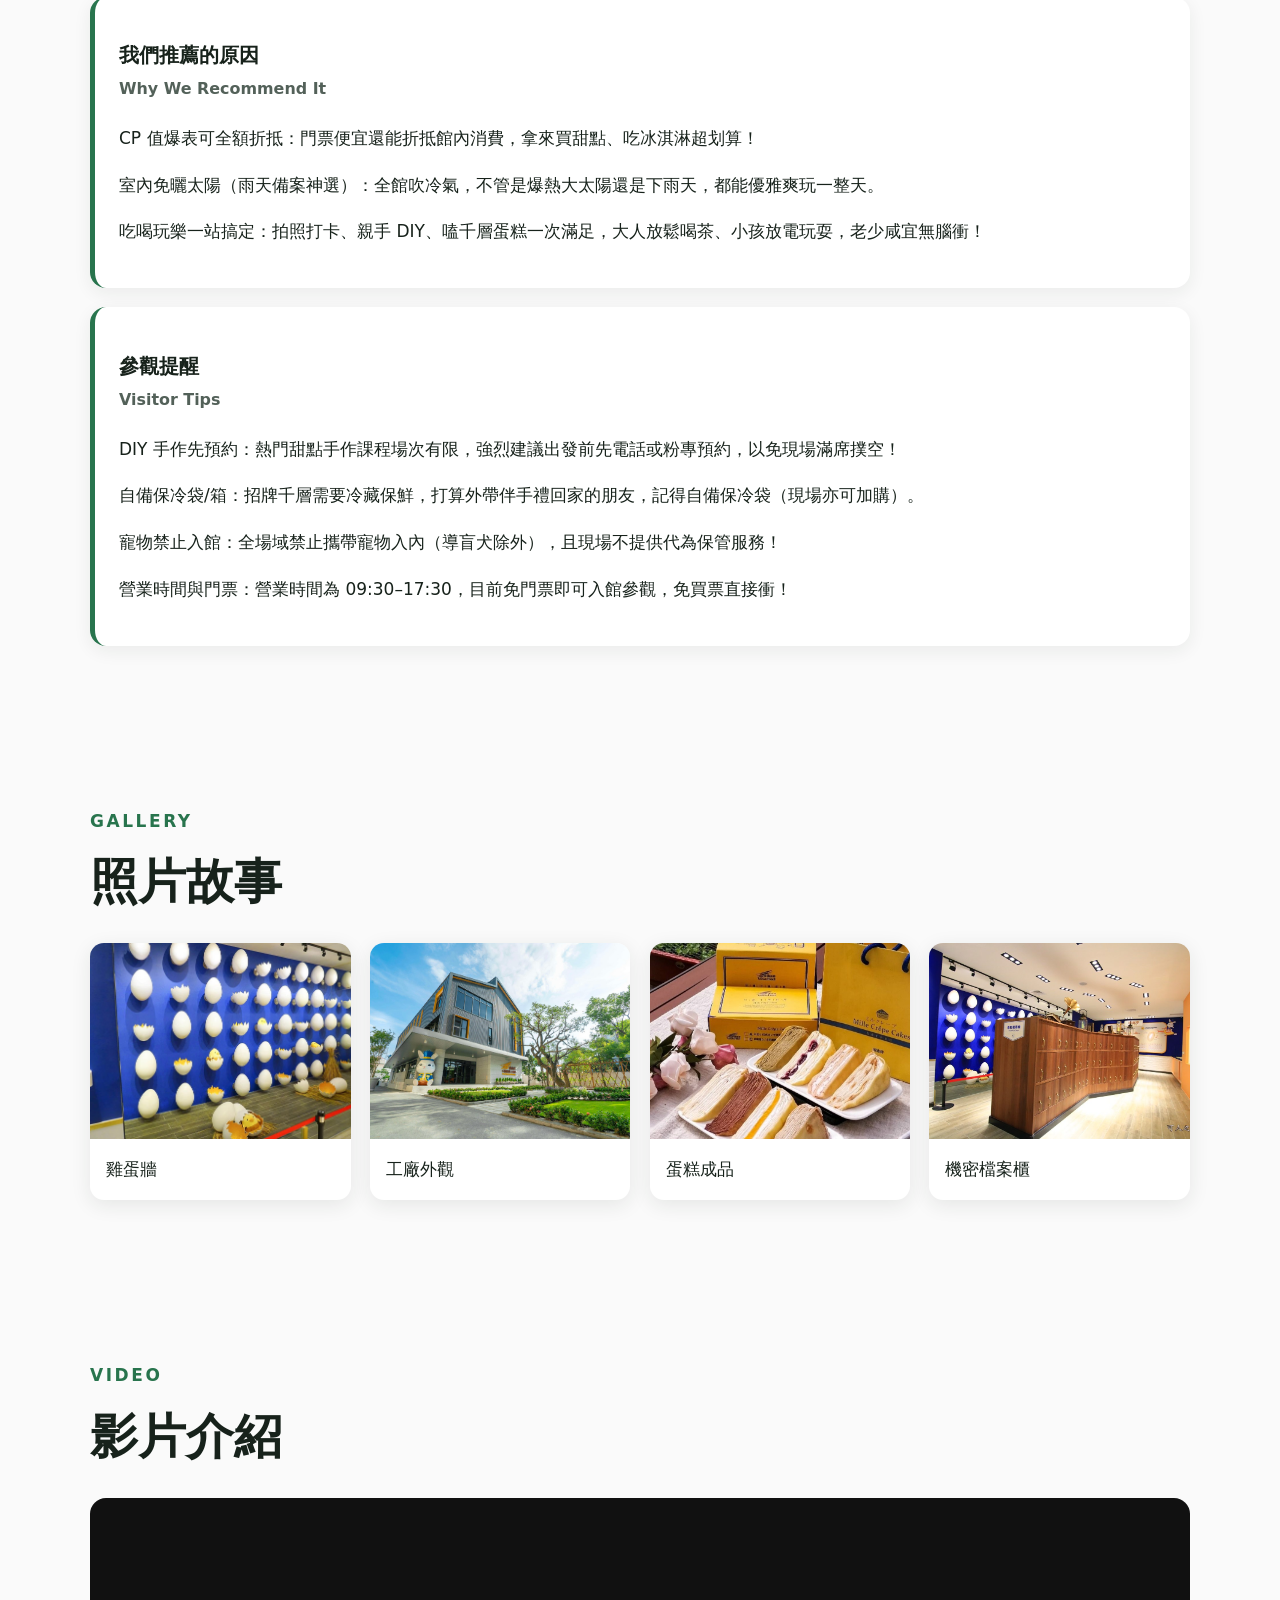
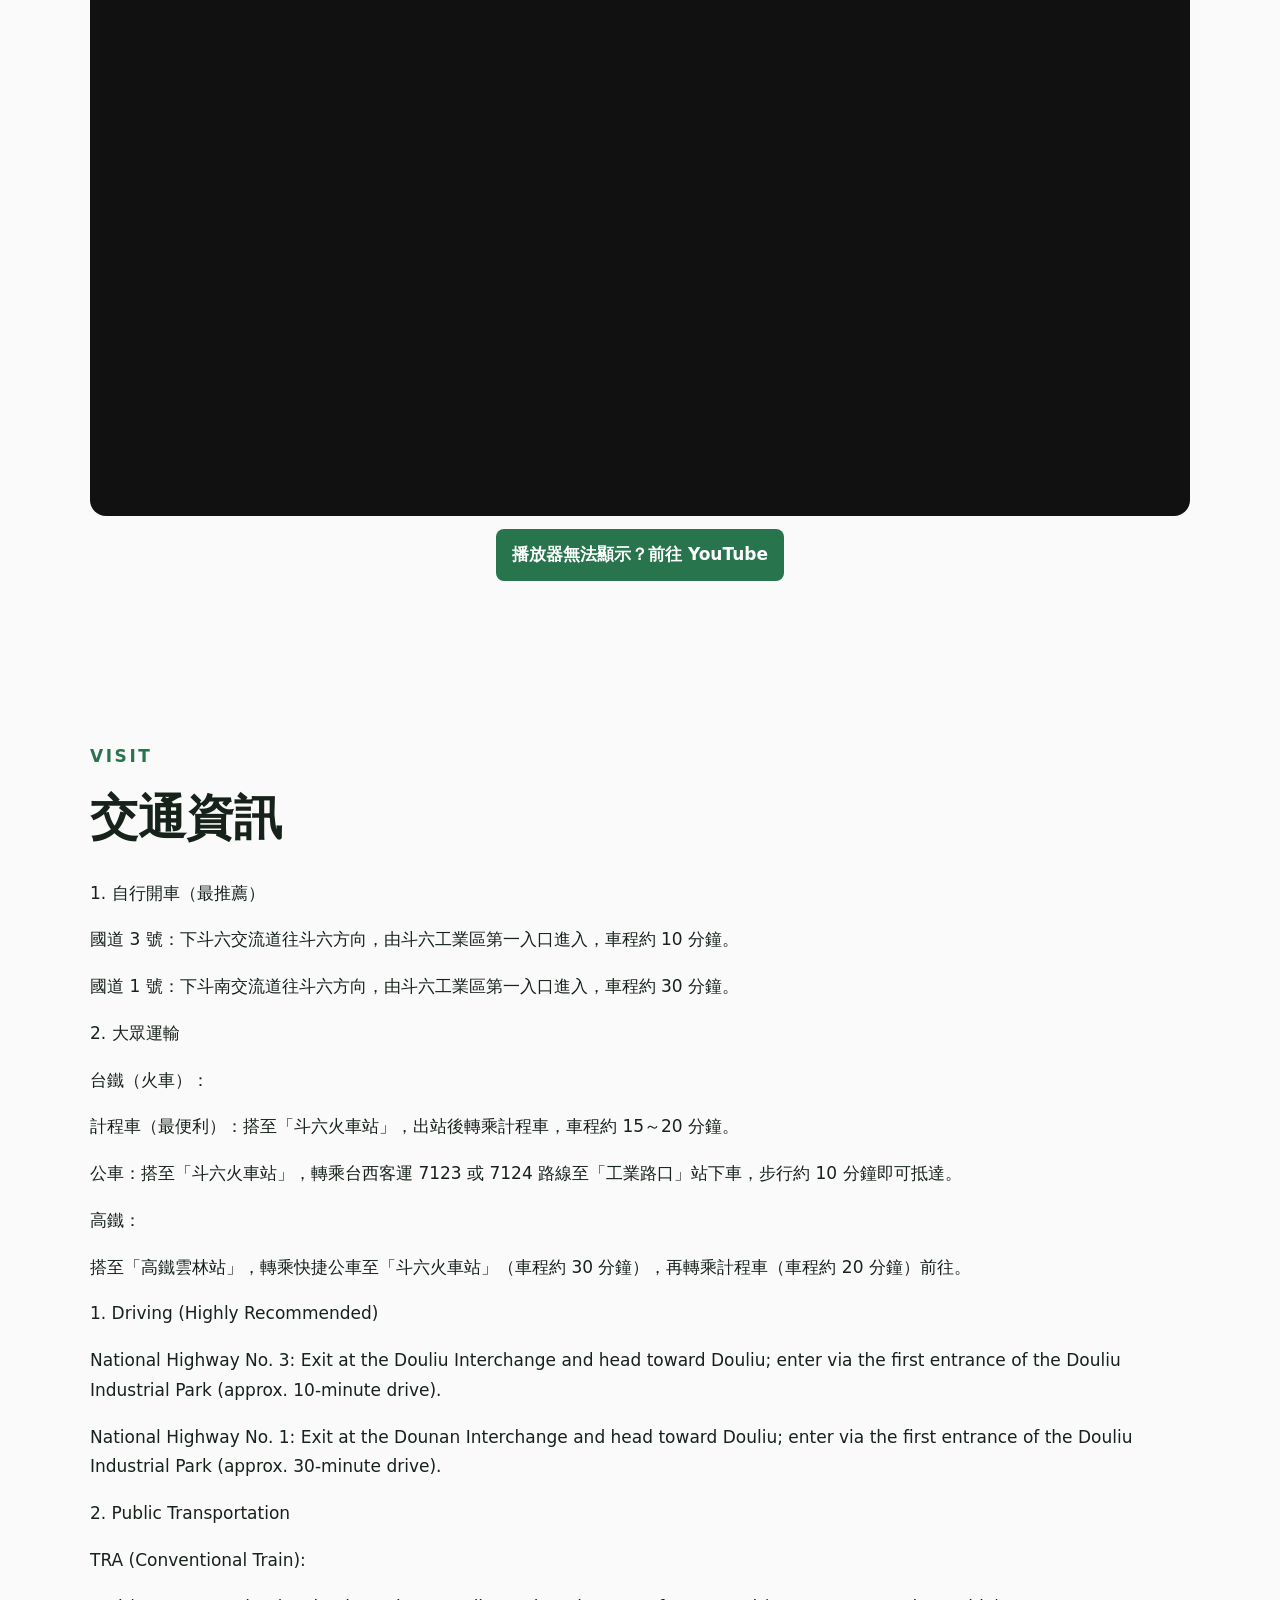
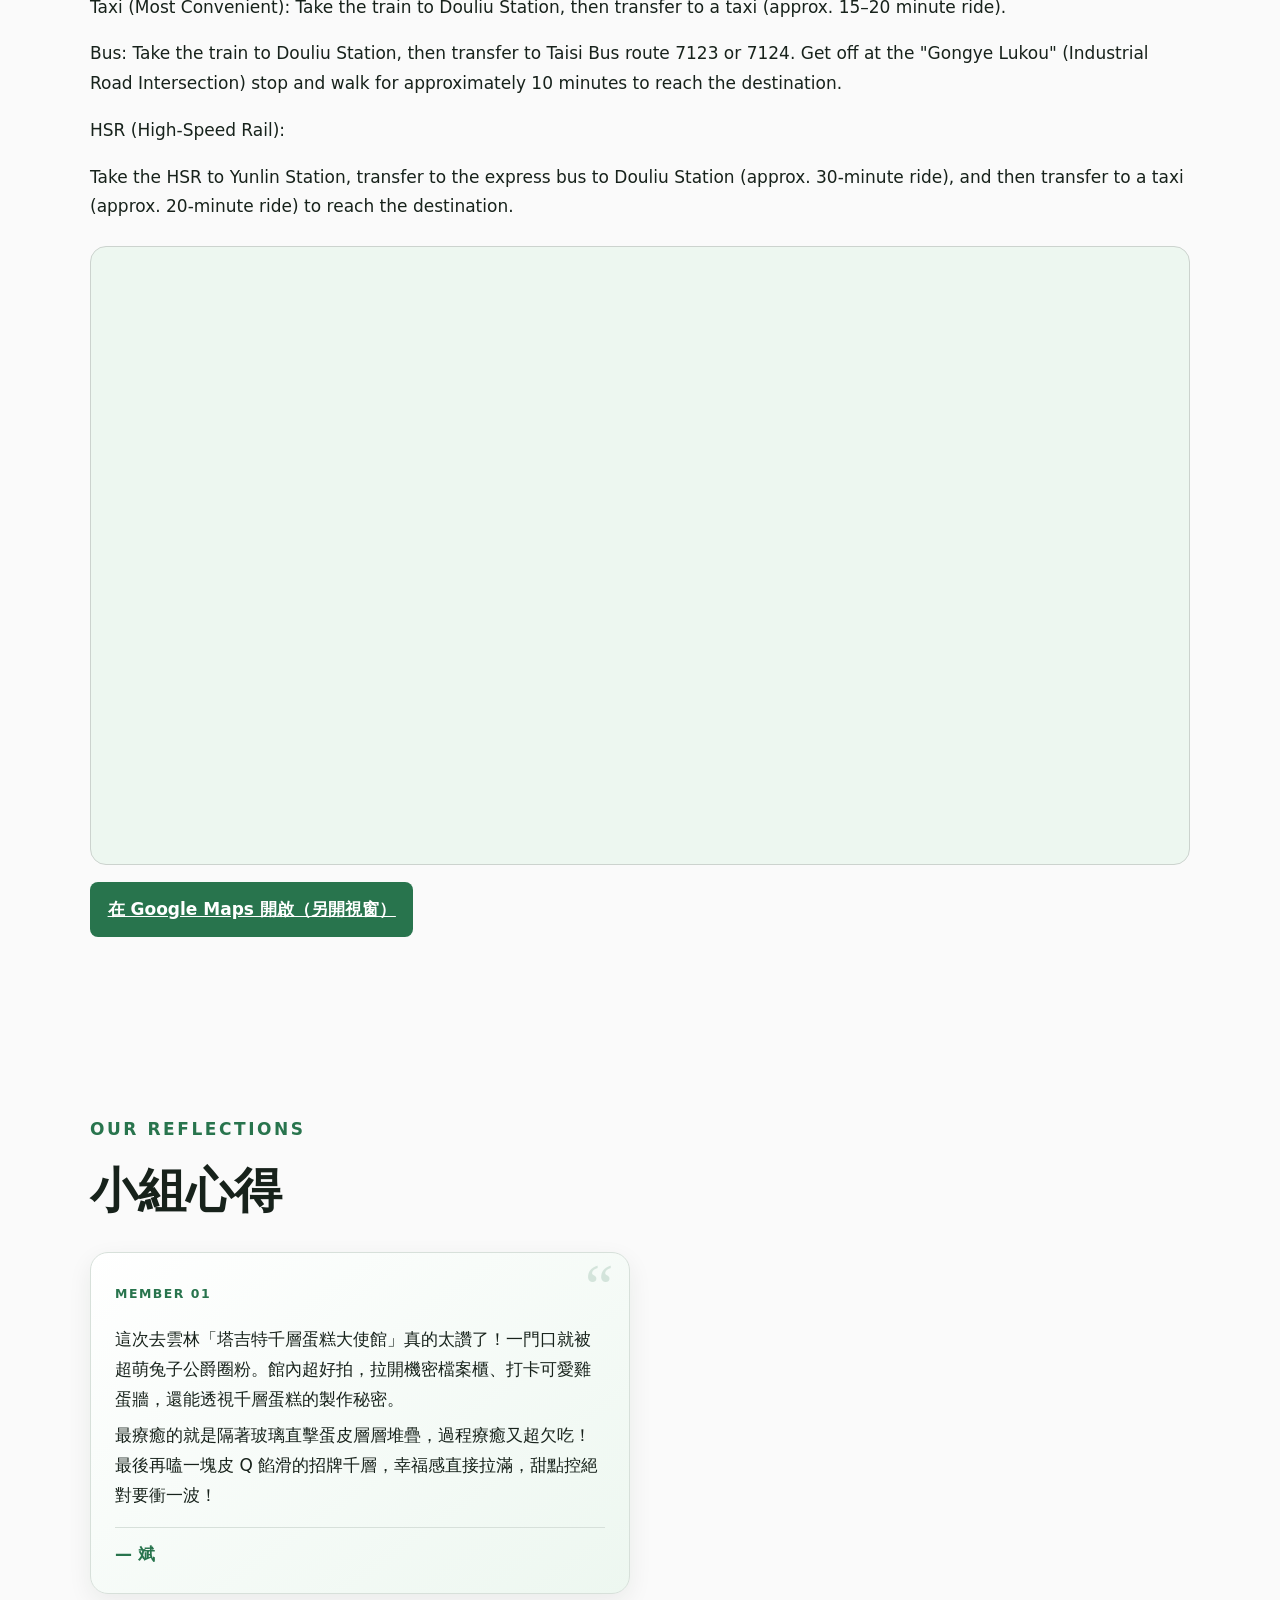
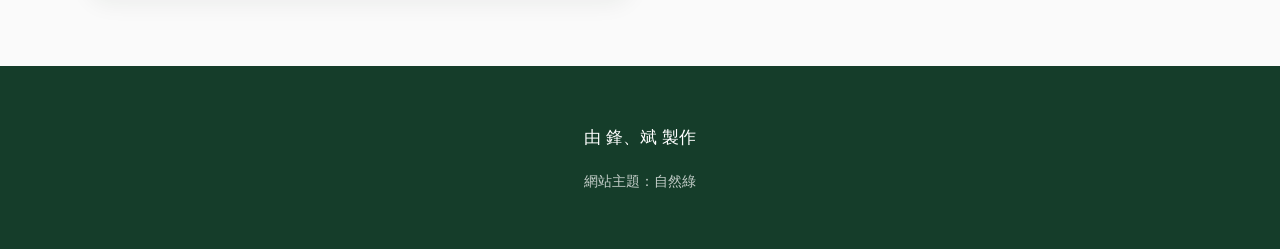
<file: groups/group-02/index.html>
<!doctype html>
<html lang="zh-Hant" data-theme="nature"><head><meta charset="utf-8"><meta name="viewport" content="width=device-width,initial-scale=1"><meta name="description" content="一踏進塔吉特千層蛋糕大使館，就被超萌可愛的兔子公爵翻！除了能開箱千層蛋糕的製作秘密，還能親手 DIY 做甜點，成就感爆表！最後嗑一塊皮 Q 餡滑的招牌千層，幸福"><title>塔吉特觀光工廠｜在地介紹</title><link rel="stylesheet" href="style.css"></head>
<body><a class="skip" href="#main">跳到主要內容</a>
<header class="hero" style="--cover:url('images/photo-02.jpg')"><nav aria-label="網站導覽"><a class="brand" href="#top">塔吉特觀光工廠</a><div><a href="#intro">介紹</a><a href="#photos">照片</a><a href="#video">影片</a><a href="#transport">交通資訊</a><a href="#reflections">小組心得</a></div></nav><div id="top" class="hero-content"><span class="tag">美食</span><h1>塔吉特觀光工廠</h1><p class="english" lang="en">Target Tourism Factory</p><p>一踏進塔吉特千層蛋糕大使館，就被超萌可愛的兔子公爵翻！除了能開箱千層蛋糕的製作秘密，還能親手 DIY 做甜點，成就感爆表！最後嗑一塊皮 Q 餡滑的招牌千層，幸福</p><p class="english" lang="en">As soon as you step into the Target Mille-Crêpe Cake Embassy, ​​you’ll be instantly charmed by the adorable Duke Rabbit! Beyond getting a be</p></div></header>
<main id="main"><section class="quick" aria-label="基本資訊"><div><strong>地址</strong><span>640雲林縣斗六市榴中里工業路118號</span></div><div><strong>開放時間</strong><span>09:30~17:30</span></div><div><strong>費用</strong><span>免費</span></div></section>
<section id="intro"><p class="eyebrow">ABOUT</p><h2>認識這個地方</h2><div class="bilingual"><div><h3>中文介紹</h3><p>一踏進塔吉特千層蛋糕大使館，就被超萌可愛的兔子公爵翻！除了能開箱千層蛋糕的製作秘密，還能親手 DIY 做甜點，成就感爆表！最後嗑一塊皮 Q 餡滑的招牌千層，幸福</p></div><div lang="en"><h3>English Introduction</h3><p>As soon as you step into the Target Mille-Crêpe Cake Embassy, ​​you’ll be instantly charmed by the adorable Duke Rabbit! Beyond getting a be</p></div></div><div class="highlights"><div class="highlights-heading"><p class="eyebrow">DON'T MISS</p><h3>參觀亮點 <span lang="en">Highlights</span></h3></div><ol><li><strong>巨萌兔子公爵</strong><span lang="en">Super Adorable Rabbit Duke</span></li><li><strong>開箱療癒產線</strong><span lang="en">Therapeutic Unboxing Product Line</span></li><li><strong>爆款 DIY 手作</strong><span lang="en">Viral DIY Crafts</span></li></ol></div><div id="visit-notes"><div class="visit-language-tools" hidden style="display:none" data-visit-tools><p>以下兩段可切換語言 · Switch the two sections below</p><button type="button" class="visit-language-button" data-visit-toggle aria-controls="visit-notes-content" aria-pressed="false" style="font:inherit;min-height:44px;padding:.7em 1em;cursor:pointer;background:var(--accent,#28744d);color:#fff;border:0;border-radius:8px">翻譯蒟蒻 · Read in English</button></div><div id="visit-notes-content"><div class="note"><h3>我們推薦的原因<br><small lang="en">Why We Recommend It</small></h3><div lang="zh-Hant" data-visit-language="zh-Hant"><p>CP 值爆表可全額折抵：門票便宜還能折抵館內消費，拿來買甜點、吃冰淇淋超划算！</p><p>室內免曬太陽（雨天備案神選）：全館吹冷氣，不管是爆熱大太陽還是下雨天，都能優雅爽玩一整天。</p><p>吃喝玩樂一站搞定：拍照打卡、親手 DIY、嗑千層蛋糕一次滿足，大人放鬆喝茶、小孩放電玩耍，老少咸宜無腦衝！</p></div><div lang="en" data-visit-language="en"><p>The CP value burst can be fully discounted: the tickets are cheap and can also be discounted to the consumption in the museum, which is super cost-effective to buy desserts and eat ice cream! Indoor sun-free sun (selected gods for record in rainy days): The whole museum is air-conditioned, whether it is a hot sun or a rainy day, you can play elegantly and enjoy the whole day. Eat, drink and play at one stop: take pictures and punch in, DIY with your own hands, and eat a thousand layer cakes at one time.</p></div></div><div class="notice"><h3>參觀提醒<br><small lang="en">Visitor Tips</small></h3><div lang="zh-Hant" data-visit-language="zh-Hant"><p>DIY 手作先預約：熱門甜點手作課程場次有限，強烈建議出發前先電話或粉專預約，以免現場滿席撲空！</p><p>自備保冷袋/箱：招牌千層需要冷藏保鮮，打算外帶伴手禮回家的朋友，記得自備保冷袋（現場亦可加購）。</p><p>寵物禁止入館：全場域禁止攜帶寵物入內（導盲犬除外），且現場不提供代為保管服務！</p><p>營業時間與門票：營業時間為 09:30–17:30，目前免門票即可入館參觀，免買票直接衝！</p></div><div lang="en" data-visit-language="en"><p>DIY Handmade First Appointment: Popular dessert hand-made courses are limited. It is strongly recommended to make an appointment by phone or fan special before departure, so as not to be empty on the spot! Bring your own cold bag/box: The signature thousand layer needs to be refrigerated and kept fresh. Friends who plan to bring home souvenirs, remember to bring their own cold protection bags (you can also purchase them on the spot). Pets are prohibited from entering the museum: pets are prohibited in the whole venue (except for guide dogs), and there is no custody service on the spot! Business hours and tickets: The business hours are 09:30-17:30. At present, you can visit the museum without tickets, and you can directly check the tickets directly!</p></div></div></div></div></section>
<section id="photos"><p class="eyebrow">GALLERY</p><h2>照片故事</h2><div class="gallery"><figure><button type="button" class="photo-zoom" data-photo-src="images/photo-01.jpg" data-photo-alt="雞蛋牆" data-photo-caption="雞蛋牆" aria-label="放大檢視：雞蛋牆"><img src="images/photo-01.jpg" alt="雞蛋牆" loading="lazy"></button><figcaption><span>雞蛋牆</span></figcaption></figure><figure><button type="button" class="photo-zoom" data-photo-src="images/photo-02.jpg" data-photo-alt="工廠外觀" data-photo-caption="工廠外觀" aria-label="放大檢視：工廠外觀"><img src="images/photo-02.jpg" alt="工廠外觀" loading="lazy"></button><figcaption><span>工廠外觀</span></figcaption></figure><figure><button type="button" class="photo-zoom" data-photo-src="images/photo-03.jpg" data-photo-alt="蛋糕成品" data-photo-caption="蛋糕成品" aria-label="放大檢視：蛋糕成品"><img src="images/photo-03.jpg" alt="蛋糕成品" loading="lazy"></button><figcaption><span>蛋糕成品</span></figcaption></figure><figure><button type="button" class="photo-zoom" data-photo-src="images/photo-04.jpg" data-photo-alt="機密檔案櫃" data-photo-caption="機密檔案櫃" aria-label="放大檢視：機密檔案櫃"><img src="images/photo-04.jpg" alt="機密檔案櫃" loading="lazy"></button><figcaption><span>機密檔案櫃</span></figcaption></figure></div></section>
<section id="video"><p class="eyebrow">VIDEO</p><h2>影片介紹</h2><div class="youtube-block"><div class="video-wrap" data-youtube-embed="https://www.youtube-nocookie.com/embed/-T82Z-DLrGQ" data-video-title="塔吉特觀光工廠影片介紹"><div class="youtube-local-message"><p><strong>直接從電腦開啟時，YouTube 不允許嵌入播放。</strong></p><p>網站發布後會顯示播放器；現在可以前往 YouTube 觀看。</p><p><a href="https://www.youtube.com/watch?v=-T82Z-DLrGQ" target="_blank" rel="noopener noreferrer">在 YouTube 開啟影片（另開視窗）</a></p></div></div><p class="youtube-open-link" hidden><a href="https://www.youtube.com/watch?v=-T82Z-DLrGQ" target="_blank" rel="noopener noreferrer">播放器無法顯示？前往 YouTube</a></p></div></section>
<section id="transport"><p class="eyebrow">VISIT</p><h2>交通資訊</h2><p>1. 自行開車（最推薦）</p><p>國道 3 號：下斗六交流道往斗六方向，由斗六工業區第一入口進入，車程約 10 分鐘。</p><p>國道 1 號：下斗南交流道往斗六方向，由斗六工業區第一入口進入，車程約 30 分鐘。</p><p>2. 大眾運輸</p><p>台鐵（火車）：</p><p>計程車（最便利）：搭至「斗六火車站」，出站後轉乘計程車，車程約 15～20 分鐘。</p><p>公車：搭至「斗六火車站」，轉乘台西客運 7123 或 7124 路線至「工業路口」站下車，步行約 10 分鐘即可抵達。</p><p>高鐵：</p><p>搭至「高鐵雲林站」，轉乘快捷公車至「斗六火車站」（車程約 30 分鐘），再轉乘計程車（車程約 20 分鐘）前往。</p><div lang="en"><p>1. Driving (Highly Recommended)</p><p>National Highway No. 3: Exit at the Douliu Interchange and head toward Douliu; enter via the first entrance of the Douliu Industrial Park (approx. 10-minute drive).</p><p>National Highway No. 1: Exit at the Dounan Interchange and head toward Douliu; enter via the first entrance of the Douliu Industrial Park (approx. 30-minute drive).</p><p>2. Public Transportation</p><p>TRA (Conventional Train):</p><p>Taxi (Most Convenient): Take the train to Douliu Station, then transfer to a taxi (approx. 15–20 minute ride).</p><p>Bus: Take the train to Douliu Station, then transfer to Taisi Bus route 7123 or 7124. Get off at the &quot;Gongye Lukou&quot; (Industrial Road Intersection) stop and walk for approximately 10 minutes to reach the destination.</p><p>HSR (High-Speed ​​Rail):</p><p>Take the HSR to Yunlin Station, transfer to the express bus to Douliu Station (approx. 30-minute ride), and then transfer to a taxi (approx. 20-minute ride) to reach the destination.</p></div><div class="map-embed"><iframe src="https://maps.google.com/maps?q=640%E9%9B%B2%E6%9E%97%E7%B8%A3%E6%96%97%E5%85%AD%E5%B8%82%E6%A6%B4%E4%B8%AD%E9%87%8C%E5%B7%A5%E6%A5%AD%E8%B7%AF118%E8%99%9F&amp;z=15&amp;output=embed" title="塔吉特觀光工廠位置地圖" loading="lazy" referrerpolicy="no-referrer-when-downgrade" allowfullscreen></iframe></div><p><a class="map-link" href="https://maps.app.goo.gl/HrQjA2qVqx1ow8Aa8" target="_blank" rel="noopener noreferrer">在 Google Maps 開啟（另開視窗）</a></p></section>
<section id="reflections"><p class="eyebrow">OUR REFLECTIONS</p><h2>小組心得</h2><div class="reflection-grid"><article class="reflection-card"><span class="reflection-number">MEMBER 01</span><blockquote><p>這次去雲林「塔吉特千層蛋糕大使館」真的太讚了！一門口就被超萌兔子公爵圈粉。館內超好拍，拉開機密檔案櫃、打卡可愛雞蛋牆，還能透視千層蛋糕的製作秘密。</p><p>最療癒的就是隔著玻璃直擊蛋皮層層堆疊，過程療癒又超欠吃！最後再嗑一塊皮 Q 餡滑的招牌千層，幸福感直接拉滿，甜點控絕對要衝一波！</p></blockquote><p class="reflection-by">— 斌</p></article></div></section></main>
<dialog id="photo-lightbox" class="lightbox" aria-label="照片放大檢視"><button type="button" class="lightbox-close" data-close-lightbox>關閉照片 ×</button><figure><img alt=""><figcaption></figcaption></figure></dialog>
<footer><p>由 鋒、斌 製作</p><p class="theme-note">網站主題：自然綠</p></footer><a class="top" href="#top" aria-label="返回頁面頂端">返回頂端 ↑</a><script data-site-tools>(()=>{const dialog=document.querySelector('#photo-lightbox');const modalImage=dialog?.querySelector('img');const modalCaption=dialog?.querySelector('figcaption');const closeDialog=()=>{if(!dialog)return;if(typeof dialog.close==='function')dialog.close();else dialog.removeAttribute('open')};document.querySelectorAll('[data-photo-src]').forEach((button)=>button.addEventListener('click',()=>{if(!dialog||!modalImage||!modalCaption)return;modalImage.src=button.dataset.photoSrc||'';modalImage.alt=button.dataset.photoAlt||'';modalCaption.textContent=button.dataset.photoCaption||button.dataset.photoAlt||'';if(typeof dialog.showModal==='function')dialog.showModal();else dialog.setAttribute('open','')}));dialog?.querySelector('[data-close-lightbox]')?.addEventListener('click',closeDialog);dialog?.addEventListener('click',(event)=>{if(event.target===dialog)closeDialog()});dialog?.addEventListener('close',()=>modalImage?.removeAttribute('src'));document.querySelectorAll('[data-youtube-embed]').forEach((player)=>{if(location.protocol==='file:')return;const frame=document.createElement('iframe');const embed=player.dataset.youtubeEmbed||'';frame.src=embed+(embed.includes('?')?'&':'?')+'origin='+encodeURIComponent(location.origin);frame.title=player.dataset.videoTitle||'YouTube 影片';frame.loading='lazy';frame.allow='accelerometer; autoplay; clipboard-write; encrypted-media; gyroscope; picture-in-picture; web-share';frame.allowFullscreen=true;player.replaceChildren(frame);if(player.nextElementSibling)player.nextElementSibling.hidden=false})})();(()=>{
  const root=document.querySelector('#visit-notes');
  const button=root?.querySelector('[data-visit-toggle]');
  const toolbar=root?.querySelector('[data-visit-tools]');
  if(!button||!toolbar)return;
  let english=false;
  const render=()=>{
    root.querySelectorAll('[data-visit-language]').forEach((element)=>{
      const show=element.dataset.visitLanguage===(english?'en':'zh-Hant');
      element.hidden=!show;
      if(show)element.style.removeProperty('display');
      else element.style.setProperty('display','none','important');
    });
    button.textContent=english?'顯示中文 · Read in Chinese':'翻譯蒟蒻 · Read in English';
    button.setAttribute('aria-pressed',String(english));
  };
  button.addEventListener('click',()=>{english=!english;render()});
  render();toolbar.hidden=false;toolbar.style.removeProperty('display');
})()</script><a data-class-portal-return href="../../index.html#works" style="position:fixed;left:16px;bottom:16px;z-index:9999;background:#244c3c;color:white;border:2px solid white;border-radius:999px;padding:12px 18px;font:600 16px/1.4 system-ui,sans-serif;text-decoration:none;box-shadow:0 3px 14px #0003" aria-label="回到班級作品入口">← 回作品入口</a></body></html>
</file>
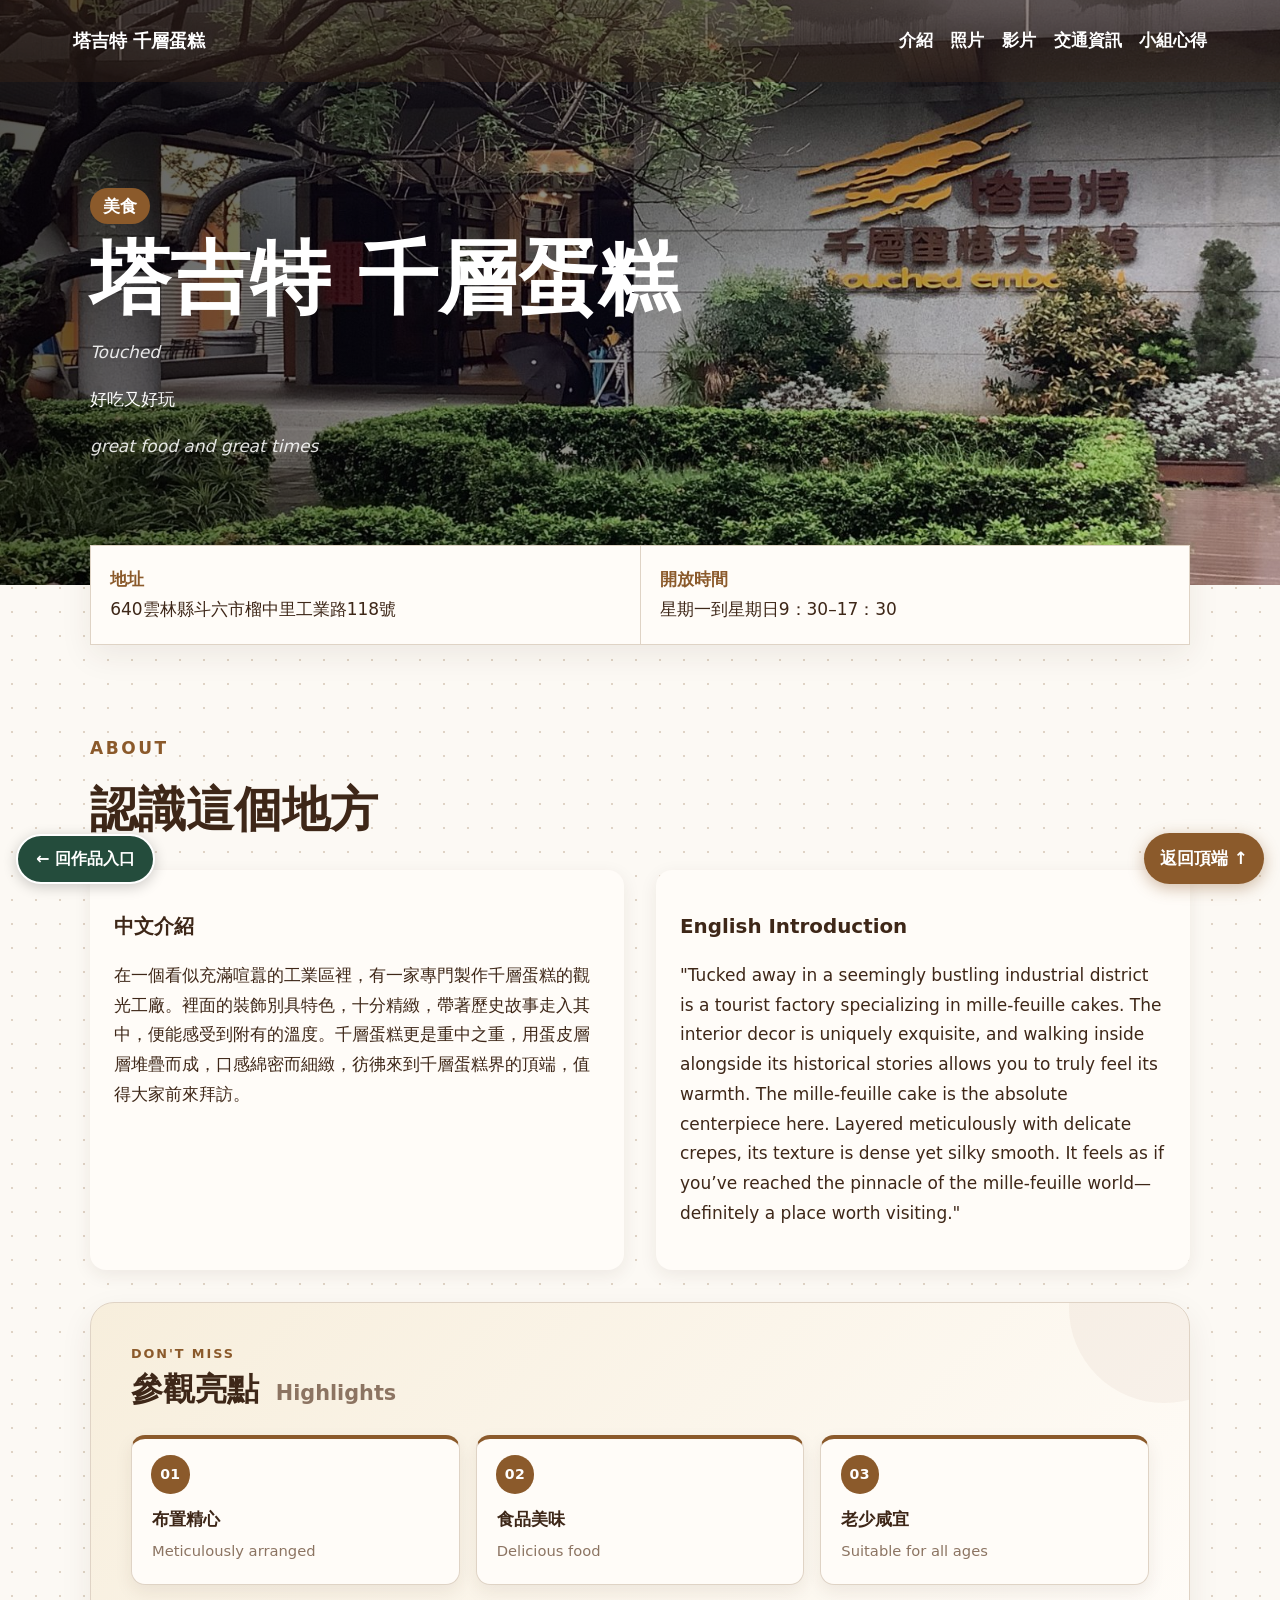
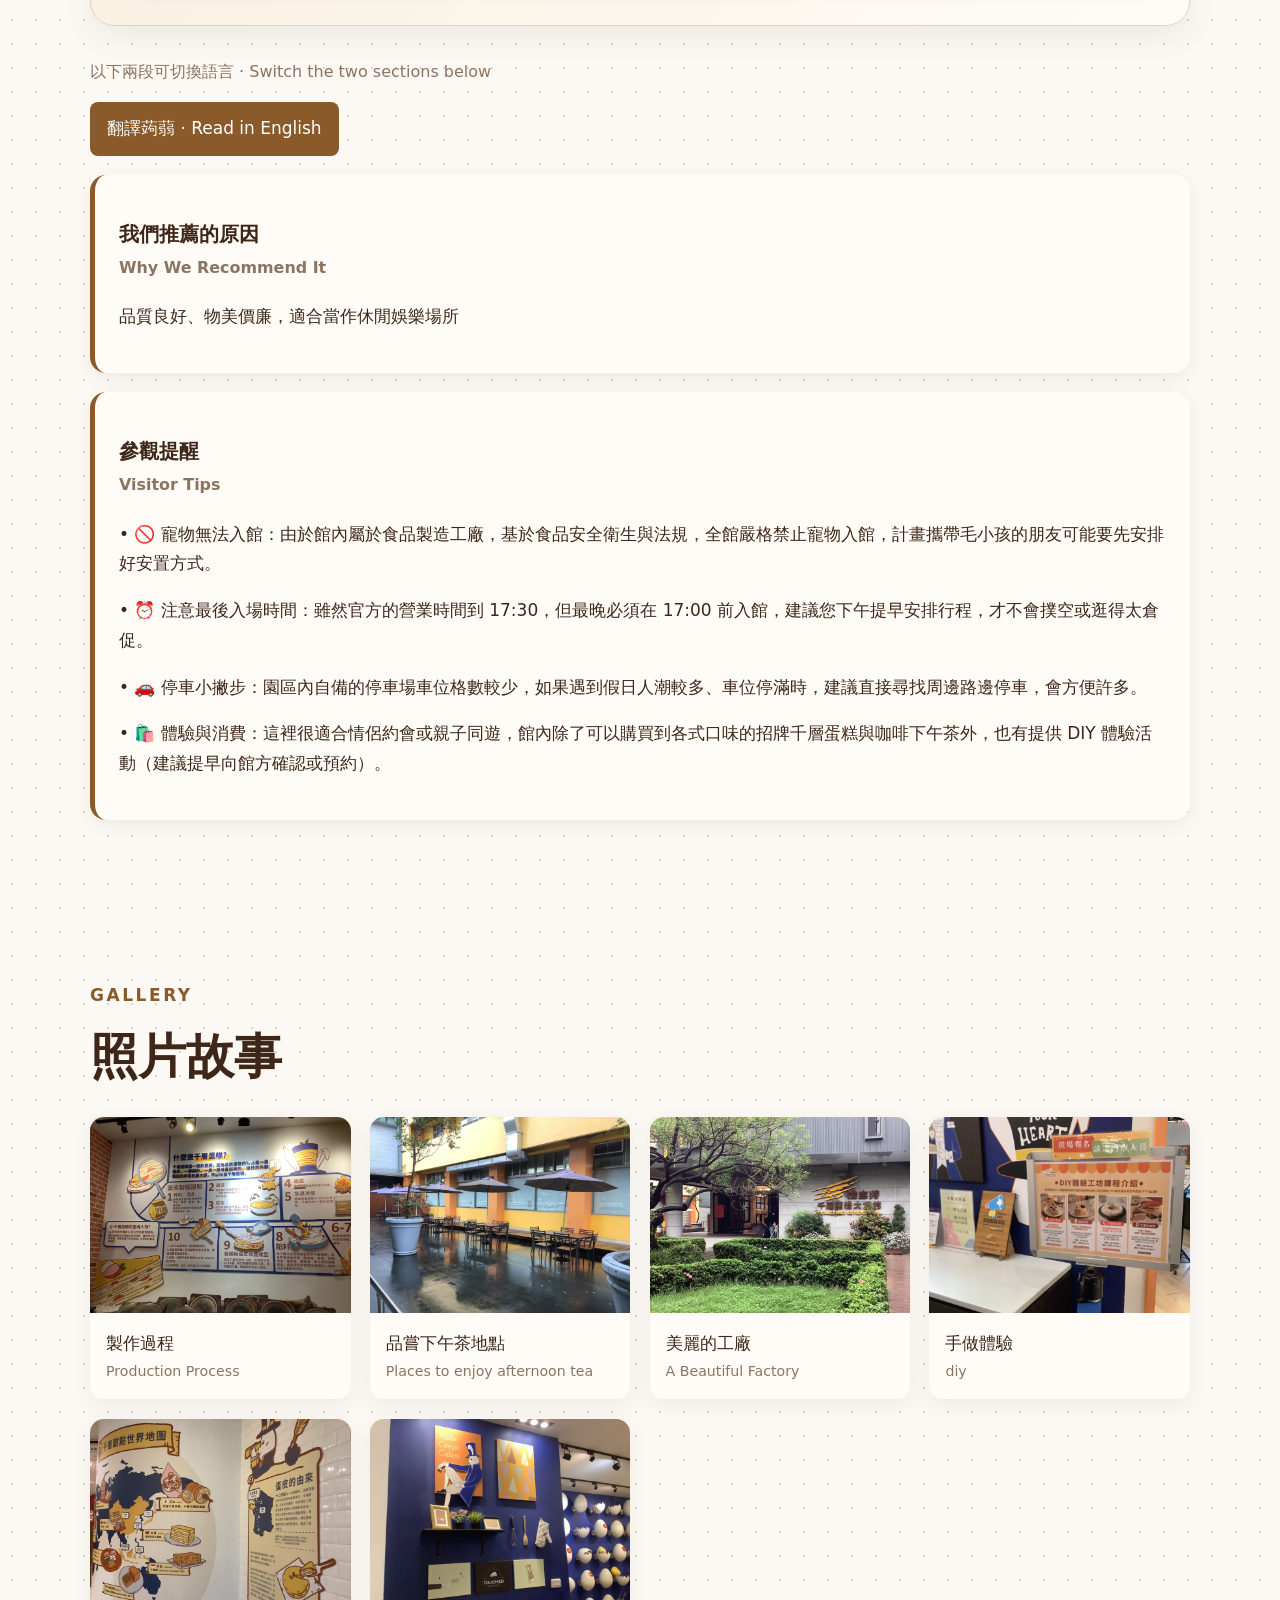
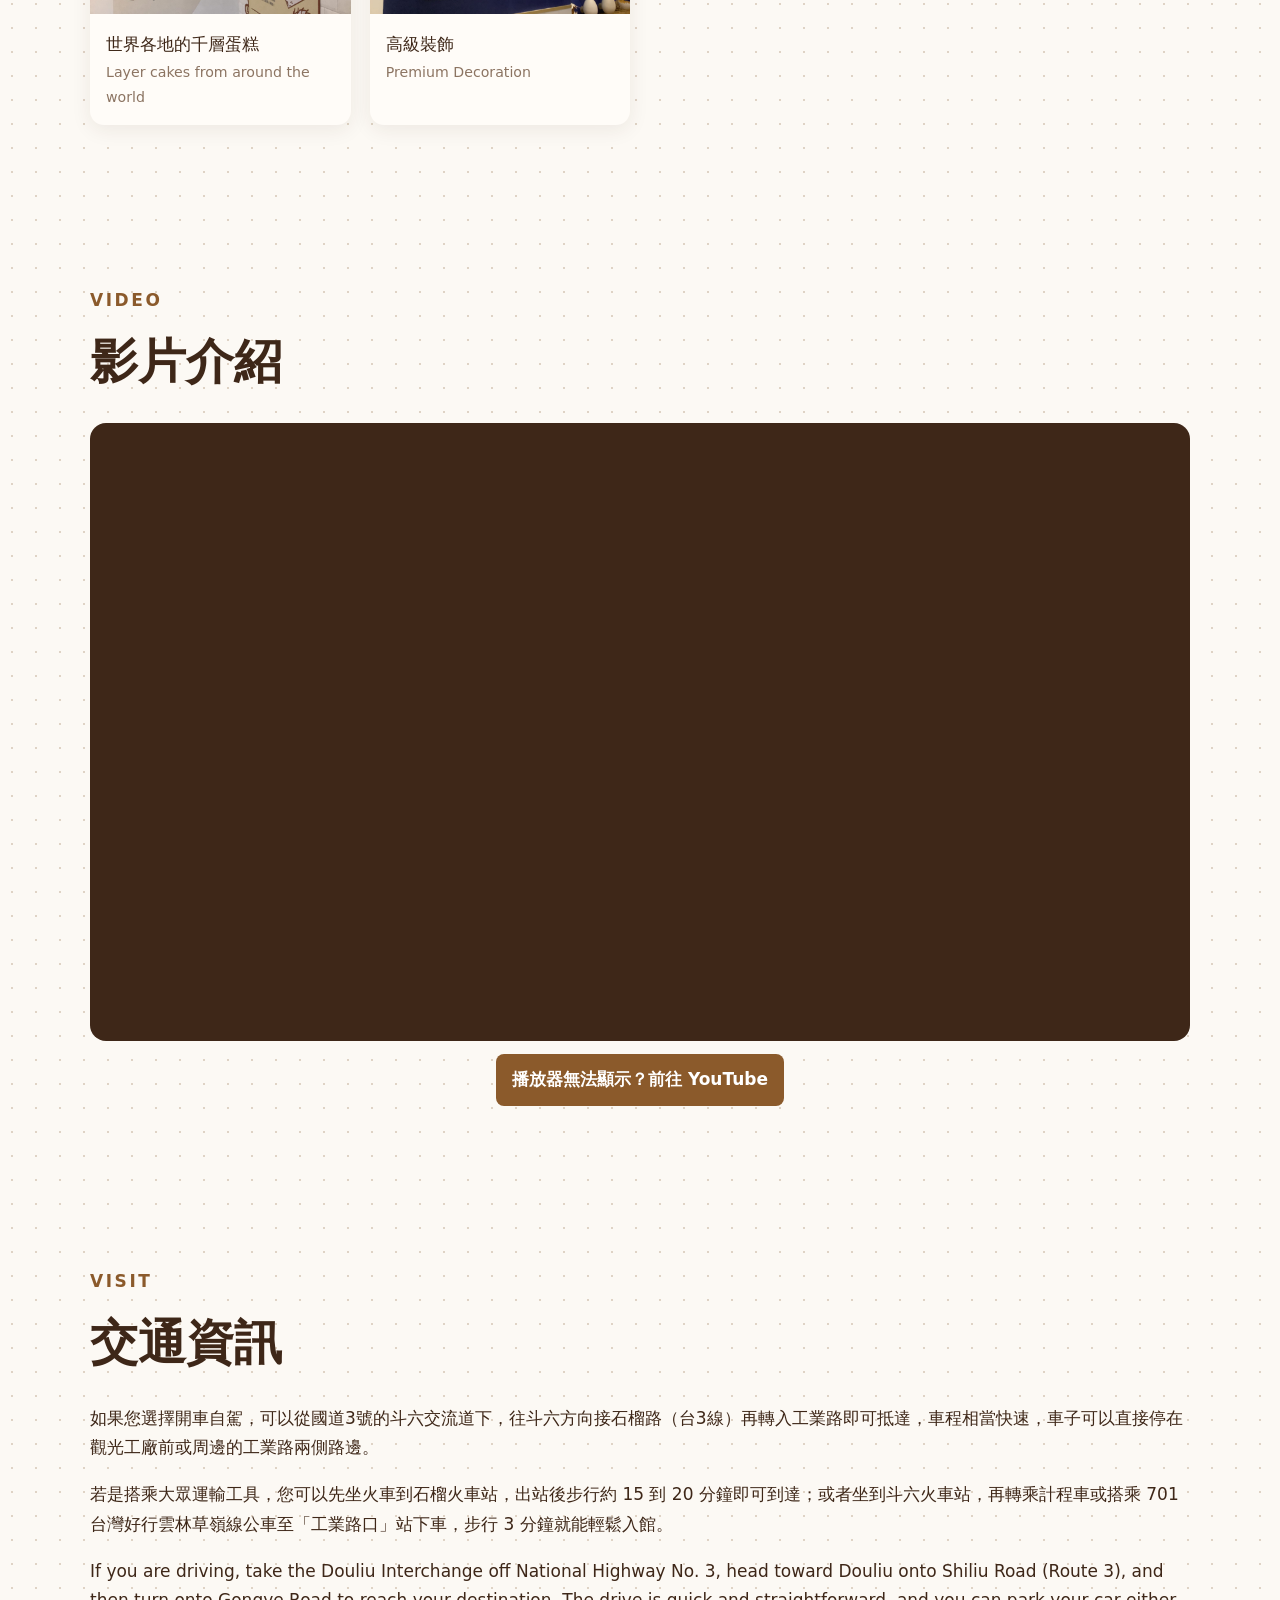
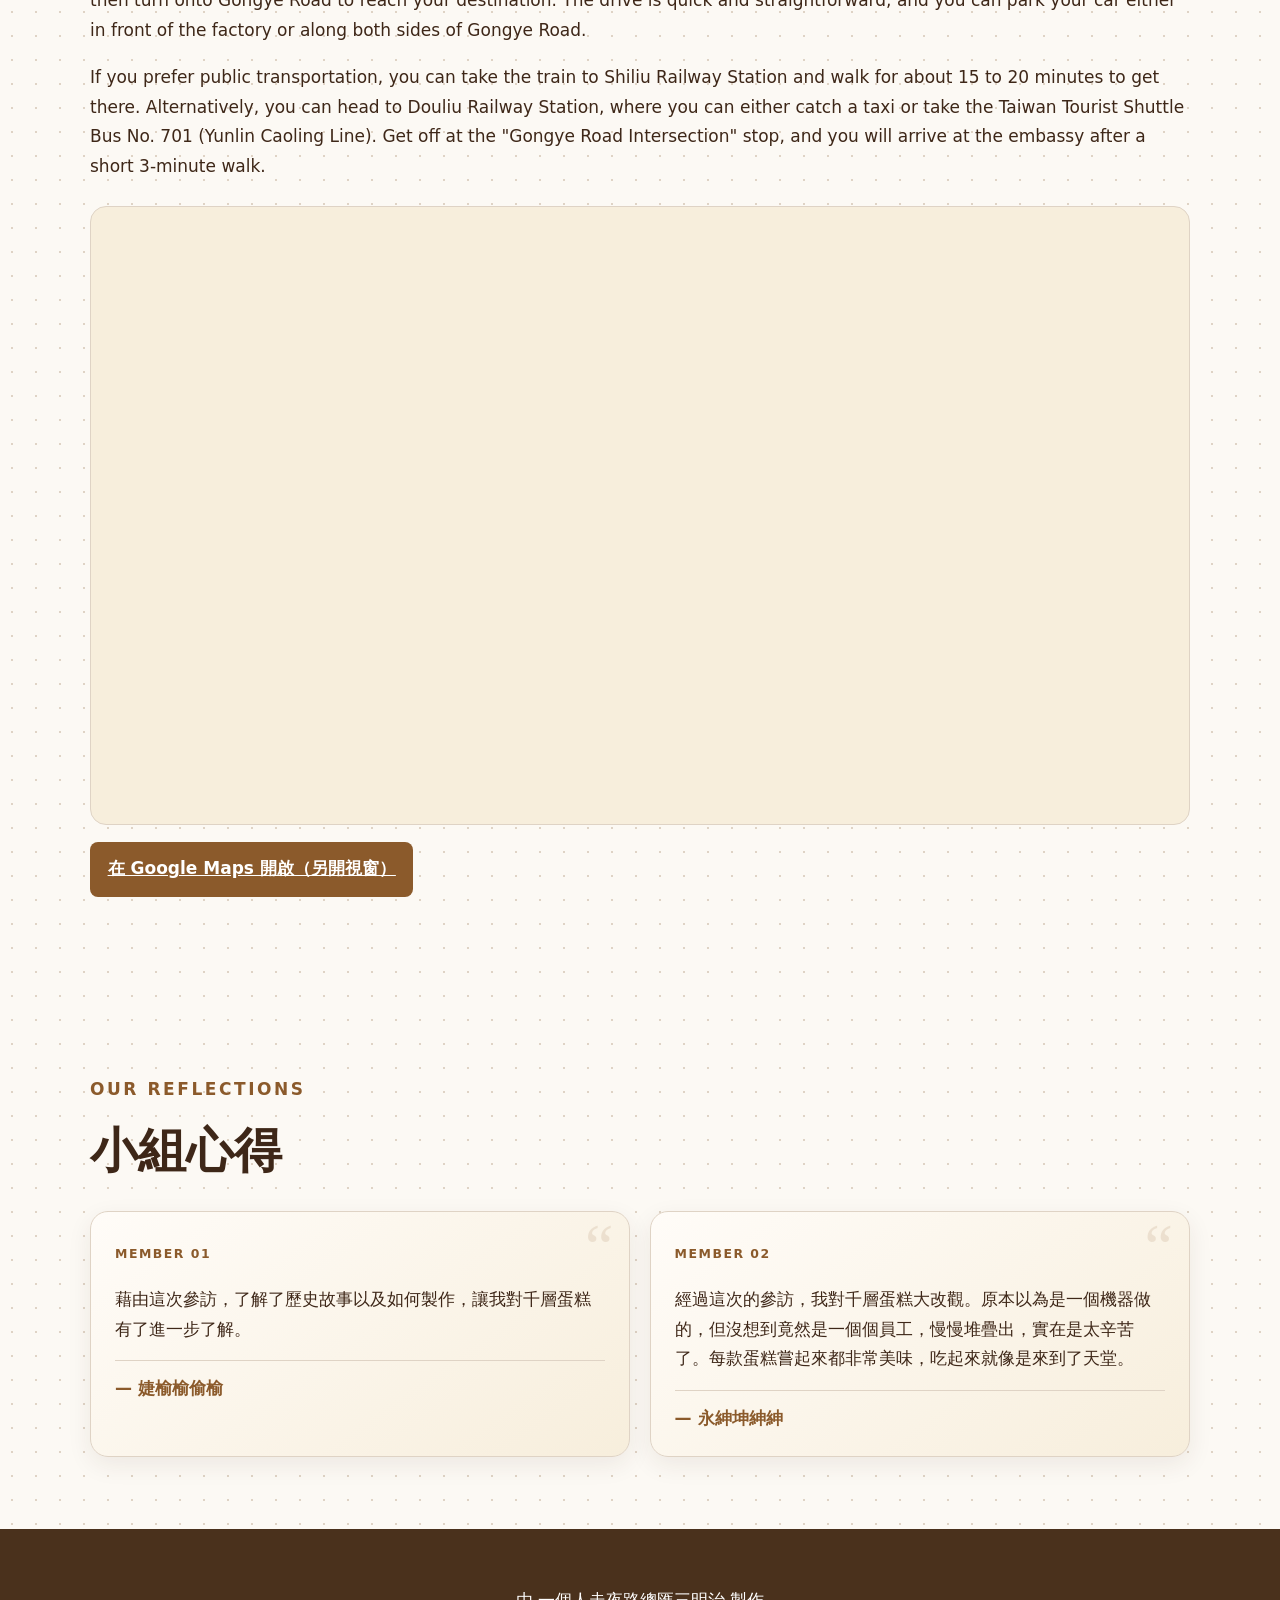
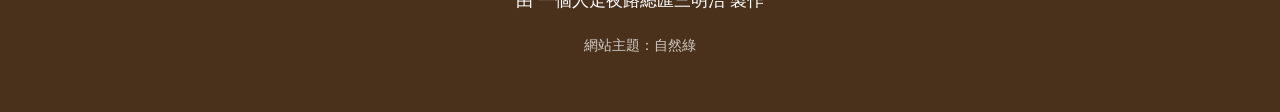
<file: groups/group-03/index.html>
<!doctype html>
<html lang="zh-Hant" data-theme="nature"><head><meta charset="utf-8"><meta name="viewport" content="width=device-width,initial-scale=1"><meta name="description" content="好吃又好玩"><title>塔吉特 千層蛋糕｜在地介紹</title><link rel="stylesheet" href="style.css"></head>
<body><a class="skip" href="#main">跳到主要內容</a>
<header class="hero" style="--cover:url('images/photo-03.jpg')"><nav aria-label="網站導覽"><a class="brand" href="#top">塔吉特 千層蛋糕</a><div><a href="#intro">介紹</a><a href="#photos">照片</a><a href="#video">影片</a><a href="#transport">交通資訊</a><a href="#reflections">小組心得</a></div></nav><div id="top" class="hero-content"><span class="tag">美食</span><h1>塔吉特 千層蛋糕</h1><p class="english" lang="en">Touched</p><p>好吃又好玩</p><p class="english" lang="en">great food and great times</p></div></header>
<main id="main"><section class="quick" aria-label="基本資訊"><div><strong>地址</strong><span>640雲林縣斗六市榴中里工業路118號</span></div><div><strong>開放時間</strong><span>星期一到星期日9：30–17：30</span></div></section>
<section id="intro"><p class="eyebrow">ABOUT</p><h2>認識這個地方</h2><div class="bilingual"><div><h3>中文介紹</h3><p>在一個看似充滿喧囂的工業區裡，有一家專門製作千層蛋糕的觀光工廠。裡面的裝飾別具特色，十分精緻，帶著歷史故事走入其中，便能感受到附有的溫度。千層蛋糕更是重中之重，用蛋皮層層堆疊而成，口感綿密而細緻，彷彿來到千層蛋糕界的頂端，值得大家前來拜訪。</p></div><div lang="en"><h3>English Introduction</h3><p>&quot;Tucked away in a seemingly bustling industrial district is a tourist factory specializing in mille-feuille cakes. The interior decor is uniquely exquisite, and walking inside alongside its historical stories allows you to truly feel its warmth. The mille-feuille cake is the absolute centerpiece here. Layered meticulously with delicate crepes, its texture is dense yet silky smooth. It feels as if you’ve reached the pinnacle of the mille-feuille world—definitely a place worth visiting.&quot;</p></div></div><div class="highlights"><div class="highlights-heading"><p class="eyebrow">DON'T MISS</p><h3>參觀亮點 <span lang="en">Highlights</span></h3></div><ol><li><strong>布置精心</strong><span lang="en">Meticulously arranged</span></li><li><strong>食品美味</strong><span lang="en">Delicious food</span></li><li><strong>老少咸宜</strong><span lang="en">Suitable for all ages</span></li></ol></div><div id="visit-notes"><div class="visit-language-tools" hidden style="display:none" data-visit-tools><p>以下兩段可切換語言 · Switch the two sections below</p><button type="button" class="visit-language-button" data-visit-toggle aria-controls="visit-notes-content" aria-pressed="false" style="font:inherit;min-height:44px;padding:.7em 1em;cursor:pointer;background:var(--accent,#28744d);color:#fff;border:0;border-radius:8px">翻譯蒟蒻 · Read in English</button></div><div id="visit-notes-content"><div class="note"><h3>我們推薦的原因<br><small lang="en">Why We Recommend It</small></h3><div lang="zh-Hant" data-visit-language="zh-Hant"><p>品質良好、物美價廉，適合當作休閒娛樂場所</p></div><div lang="en" data-visit-language="en"><p>High quality and reasonably priced; suitable as a venue for leisure and entertainment.</p></div></div><div class="notice"><h3>參觀提醒<br><small lang="en">Visitor Tips</small></h3><div lang="zh-Hant" data-visit-language="zh-Hant"><p>• 🚫 寵物無法入館：由於館內屬於食品製造工廠，基於食品安全衛生與法規，全館嚴格禁止寵物入館，計畫攜帶毛小孩的朋友可能要先安排好安置方式。</p><p>• ⏰ 注意最後入場時間：雖然官方的營業時間到 17:30，但最晚必須在 17:00 前入館，建議您下午提早安排行程，才不會撲空或逛得太倉促。</p><p>• 🚗 停車小撇步：園區內自備的停車場車位格數較少，如果遇到假日人潮較多、車位停滿時，建議直接尋找周邊路邊停車，會方便許多。</p><p>• 🛍️ 體驗與消費：這裡很適合情侶約會或親子同遊，館內除了可以購買到各式口味的招牌千層蛋糕與咖啡下午茶外，也有提供 DIY 體驗活動（建議提早向館方確認或預約）。</p></div><div lang="en" data-visit-language="en"><p>• 🚫 No Pets Allowed: Because this is an active food production factory, pets are strictly prohibited inside the entire facility due to food safety and hygiene regulations. Please make arrangements for your furry friends beforehand.</p><p>• ⏰ Last Entry Time: Although the factory closes at 17:30, the last entry is at 17:00. We highly recommend arriving early in the afternoon so you can enjoy your tour and dessert without feeling rushed.</p><p>• 🚗 Parking Tip: The venue provides an on-site parking lot, but spaces are quite limited. If you visit on a busy weekend and the lot is full, parking along the roadside nearby is your best and most convenient option.</p><p>• 🛍️ Experience &amp; Activities: This is a fantastic spot for both couples and families. Aside from indulging in their famous mille crepe cakes and coffee, they also offer fun DIY baking activities (it is highly recommended to check availability or book with them in advance).</p></div></div></div></div></section>
<section id="photos"><p class="eyebrow">GALLERY</p><h2>照片故事</h2><div class="gallery"><figure><button type="button" class="photo-zoom" data-photo-src="images/photo-01.jpg" data-photo-alt="製作過程" data-photo-caption="製作過程 / Production Process" aria-label="放大檢視：製作過程"><img src="images/photo-01.jpg" alt="製作過程" loading="lazy"></button><figcaption><span>製作過程</span><small lang="en">Production Process</small></figcaption></figure><figure><button type="button" class="photo-zoom" data-photo-src="images/photo-02.jpg" data-photo-alt="品嘗下午茶地點" data-photo-caption="品嘗下午茶地點 / Places to enjoy afternoon tea" aria-label="放大檢視：品嘗下午茶地點"><img src="images/photo-02.jpg" alt="品嘗下午茶地點" loading="lazy"></button><figcaption><span>品嘗下午茶地點</span><small lang="en">Places to enjoy afternoon tea</small></figcaption></figure><figure><button type="button" class="photo-zoom" data-photo-src="images/photo-03.jpg" data-photo-alt="美麗的工廠" data-photo-caption="美麗的工廠 / A Beautiful Factory" aria-label="放大檢視：美麗的工廠"><img src="images/photo-03.jpg" alt="美麗的工廠" loading="lazy"></button><figcaption><span>美麗的工廠</span><small lang="en">A Beautiful Factory</small></figcaption></figure><figure><button type="button" class="photo-zoom" data-photo-src="images/photo-04.jpg" data-photo-alt="手做體驗" data-photo-caption="手做體驗 / diy" aria-label="放大檢視：手做體驗"><img src="images/photo-04.jpg" alt="手做體驗" loading="lazy"></button><figcaption><span>手做體驗</span><small lang="en">diy</small></figcaption></figure><figure><button type="button" class="photo-zoom" data-photo-src="images/photo-05.jpg" data-photo-alt="世界各地的千層蛋糕" data-photo-caption="世界各地的千層蛋糕 / Layer cakes from around the world" aria-label="放大檢視：世界各地的千層蛋糕"><img src="images/photo-05.jpg" alt="世界各地的千層蛋糕" loading="lazy"></button><figcaption><span>世界各地的千層蛋糕</span><small lang="en">Layer cakes from around the world</small></figcaption></figure><figure><button type="button" class="photo-zoom" data-photo-src="images/photo-06.jpg" data-photo-alt="高級裝飾" data-photo-caption="高級裝飾 / Premium Decoration" aria-label="放大檢視：高級裝飾"><img src="images/photo-06.jpg" alt="高級裝飾" loading="lazy"></button><figcaption><span>高級裝飾</span><small lang="en">Premium Decoration</small></figcaption></figure></div></section>
<section id="video"><p class="eyebrow">VIDEO</p><h2>影片介紹</h2><div class="youtube-block"><div class="video-wrap" data-youtube-embed="https://www.youtube-nocookie.com/embed/3iBuMZPG-3I" data-video-title="塔吉特 千層蛋糕影片介紹"><div class="youtube-local-message"><p><strong>直接從電腦開啟時，YouTube 不允許嵌入播放。</strong></p><p>網站發布後會顯示播放器；現在可以前往 YouTube 觀看。</p><p><a href="https://www.youtube.com/watch?v=3iBuMZPG-3I" target="_blank" rel="noopener noreferrer">在 YouTube 開啟影片（另開視窗）</a></p></div></div><p class="youtube-open-link" hidden><a href="https://www.youtube.com/watch?v=3iBuMZPG-3I" target="_blank" rel="noopener noreferrer">播放器無法顯示？前往 YouTube</a></p></div></section>
<section id="transport"><p class="eyebrow">VISIT</p><h2>交通資訊</h2><p>如果您選擇開車自駕，可以從國道3號的斗六交流道下，往斗六方向接石榴路（台3線）再轉入工業路即可抵達，車程相當快速，車子可以直接停在觀光工廠前或周邊的工業路兩側路邊。</p><p>若是搭乘大眾運輸工具，您可以先坐火車到石榴火車站，出站後步行約 15 到 20 分鐘即可到達；或者坐到斗六火車站，再轉乘計程車或搭乘 701 台灣好行雲林草嶺線公車至「工業路口」站下車，步行 3 分鐘就能輕鬆入館。</p><div lang="en"><p>If you are driving, take the Douliu Interchange off National Highway No. 3, head toward Douliu onto Shiliu Road (Route 3), and then turn onto Gongye Road to reach your destination. The drive is quick and straightforward, and you can park your car either in front of the factory or along both sides of Gongye Road.</p><p>If you prefer public transportation, you can take the train to Shiliu Railway Station and walk for about 15 to 20 minutes to get there. Alternatively, you can head to Douliu Railway Station, where you can either catch a taxi or take the Taiwan Tourist Shuttle Bus No. 701 (Yunlin Caoling Line). Get off at the &quot;Gongye Road Intersection&quot; stop, and you will arrive at the embassy after a short 3-minute walk.</p></div><div class="map-embed"><iframe src="https://maps.google.com/maps?q=640%E9%9B%B2%E6%9E%97%E7%B8%A3%E6%96%97%E5%85%AD%E5%B8%82%E6%A6%B4%E4%B8%AD%E9%87%8C%E5%B7%A5%E6%A5%AD%E8%B7%AF118%E8%99%9F&amp;z=15&amp;output=embed" title="塔吉特 千層蛋糕位置地圖" loading="lazy" referrerpolicy="no-referrer-when-downgrade" allowfullscreen></iframe></div><p><a class="map-link" href="https://maps.app.goo.gl/Bvz1VWVhFoKV5sXA6" target="_blank" rel="noopener noreferrer">在 Google Maps 開啟（另開視窗）</a></p></section>
<section id="reflections"><p class="eyebrow">OUR REFLECTIONS</p><h2>小組心得</h2><div class="reflection-grid"><article class="reflection-card"><span class="reflection-number">MEMBER 01</span><blockquote><p>藉由這次參訪，了解了歷史故事以及如何製作，讓我對千層蛋糕有了進一步了解。</p></blockquote><p class="reflection-by">— 婕榆榆偷榆</p></article><article class="reflection-card"><span class="reflection-number">MEMBER 02</span><blockquote><p>經過這次的參訪，我對千層蛋糕大改觀。原本以為是一個機器做的，但沒想到竟然是一個個員工，慢慢堆疊出，實在是太辛苦了。每款蛋糕嘗起來都非常美味，吃起來就像是來到了天堂。</p></blockquote><p class="reflection-by">— 永紳坤紳紳</p></article></div></section></main>
<dialog id="photo-lightbox" class="lightbox" aria-label="照片放大檢視"><button type="button" class="lightbox-close" data-close-lightbox>關閉照片 ×</button><figure><img alt=""><figcaption></figcaption></figure></dialog>
<footer><p>由 一個人走夜路總匯三明治 製作</p><p class="theme-note">網站主題：自然綠</p></footer><a class="top" href="#top" aria-label="返回頁面頂端">返回頂端 ↑</a><script data-site-tools>(()=>{const dialog=document.querySelector('#photo-lightbox');const modalImage=dialog?.querySelector('img');const modalCaption=dialog?.querySelector('figcaption');const closeDialog=()=>{if(!dialog)return;if(typeof dialog.close==='function')dialog.close();else dialog.removeAttribute('open')};document.querySelectorAll('[data-photo-src]').forEach((button)=>button.addEventListener('click',()=>{if(!dialog||!modalImage||!modalCaption)return;modalImage.src=button.dataset.photoSrc||'';modalImage.alt=button.dataset.photoAlt||'';modalCaption.textContent=button.dataset.photoCaption||button.dataset.photoAlt||'';if(typeof dialog.showModal==='function')dialog.showModal();else dialog.setAttribute('open','')}));dialog?.querySelector('[data-close-lightbox]')?.addEventListener('click',closeDialog);dialog?.addEventListener('click',(event)=>{if(event.target===dialog)closeDialog()});dialog?.addEventListener('close',()=>modalImage?.removeAttribute('src'));document.querySelectorAll('[data-youtube-embed]').forEach((player)=>{if(location.protocol==='file:')return;const frame=document.createElement('iframe');const embed=player.dataset.youtubeEmbed||'';frame.src=embed+(embed.includes('?')?'&':'?')+'origin='+encodeURIComponent(location.origin);frame.title=player.dataset.videoTitle||'YouTube 影片';frame.loading='lazy';frame.allow='accelerometer; autoplay; clipboard-write; encrypted-media; gyroscope; picture-in-picture; web-share';frame.allowFullscreen=true;player.replaceChildren(frame);if(player.nextElementSibling)player.nextElementSibling.hidden=false})})();(()=>{
  const root=document.querySelector('#visit-notes');
  const button=root?.querySelector('[data-visit-toggle]');
  const toolbar=root?.querySelector('[data-visit-tools]');
  if(!button||!toolbar)return;
  let english=false;
  const render=()=>{
    root.querySelectorAll('[data-visit-language]').forEach((element)=>{
      const show=element.dataset.visitLanguage===(english?'en':'zh-Hant');
      element.hidden=!show;
      if(show)element.style.removeProperty('display');
      else element.style.setProperty('display','none','important');
    });
    button.textContent=english?'顯示中文 · Read in Chinese':'翻譯蒟蒻 · Read in English';
    button.setAttribute('aria-pressed',String(english));
  };
  button.addEventListener('click',()=>{english=!english;render()});
  render();toolbar.hidden=false;toolbar.style.removeProperty('display');
})()</script><a data-class-portal-return href="../../index.html#works" style="position:fixed;left:16px;bottom:16px;z-index:9999;background:#244c3c;color:white;border:2px solid white;border-radius:999px;padding:12px 18px;font:600 16px/1.4 system-ui,sans-serif;text-decoration:none;box-shadow:0 3px 14px #0003" aria-label="回到班級作品入口">← 回作品入口</a></body></html>
</file>
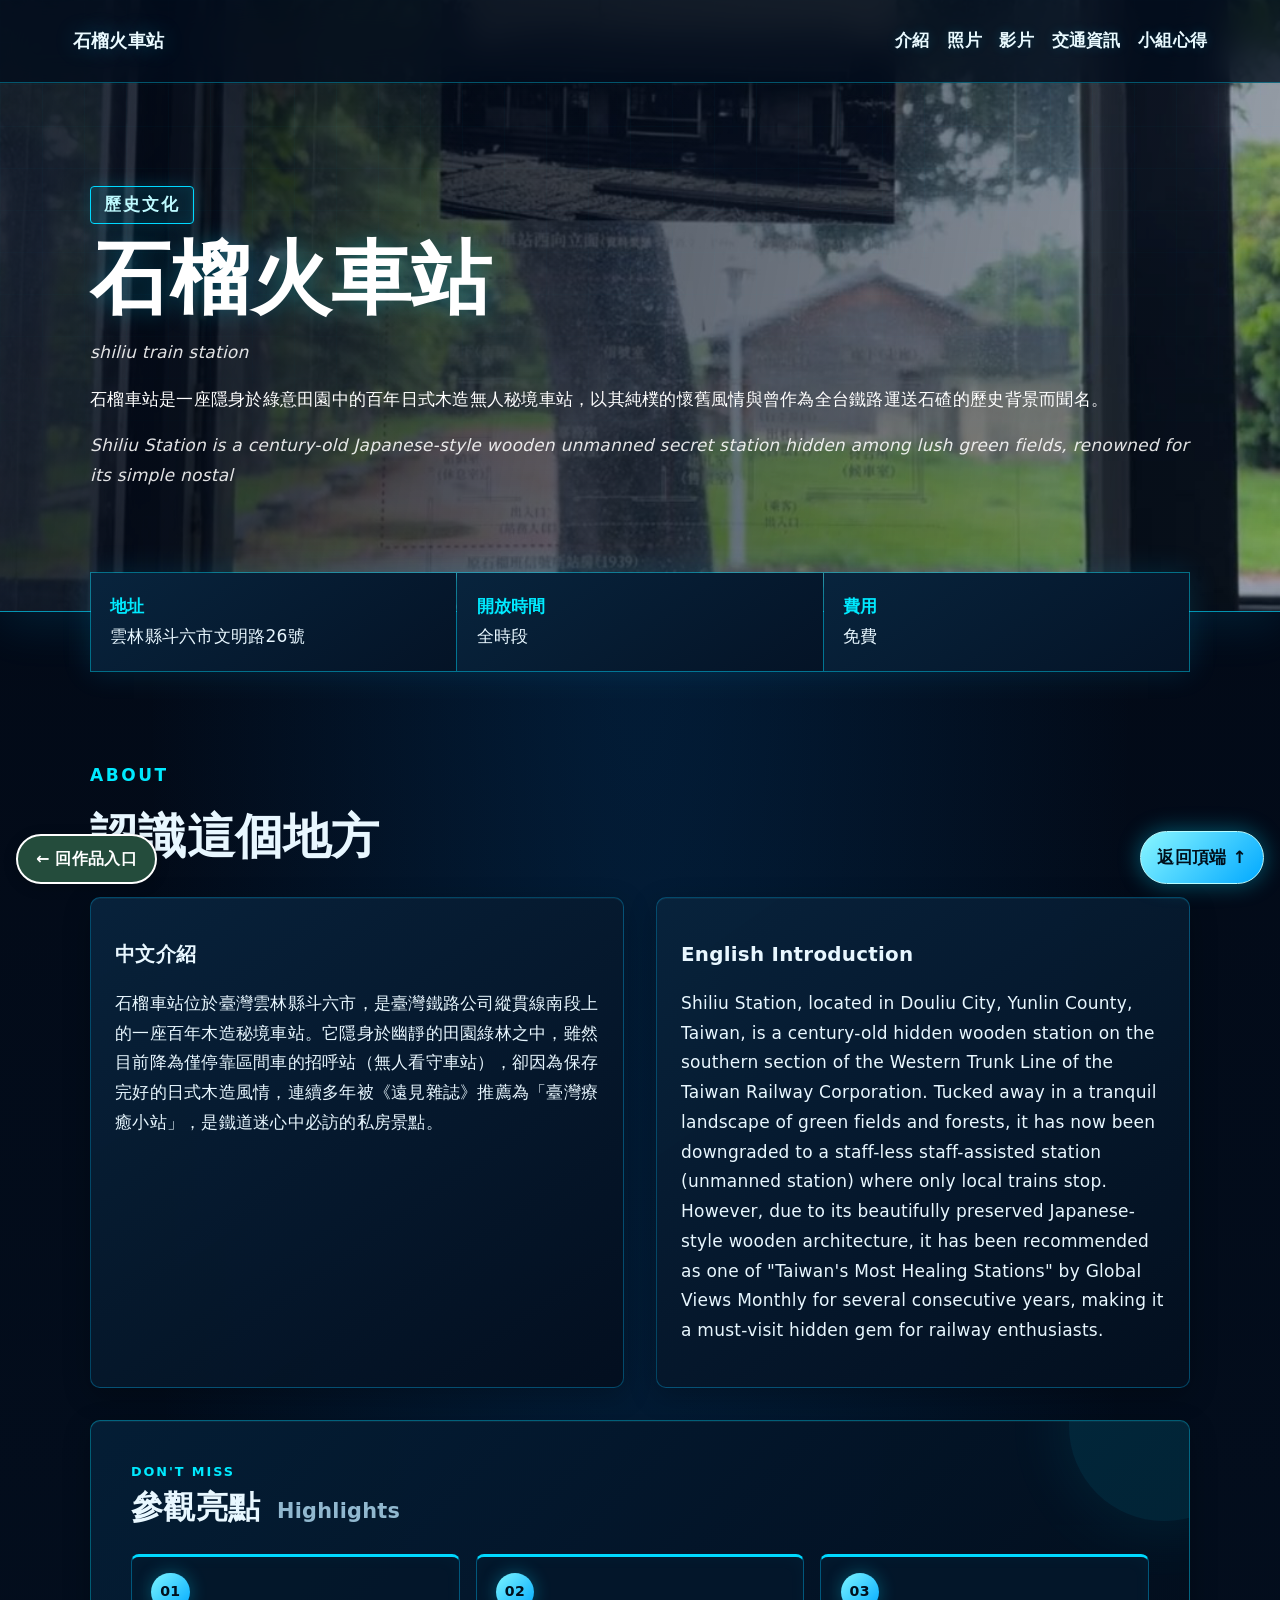
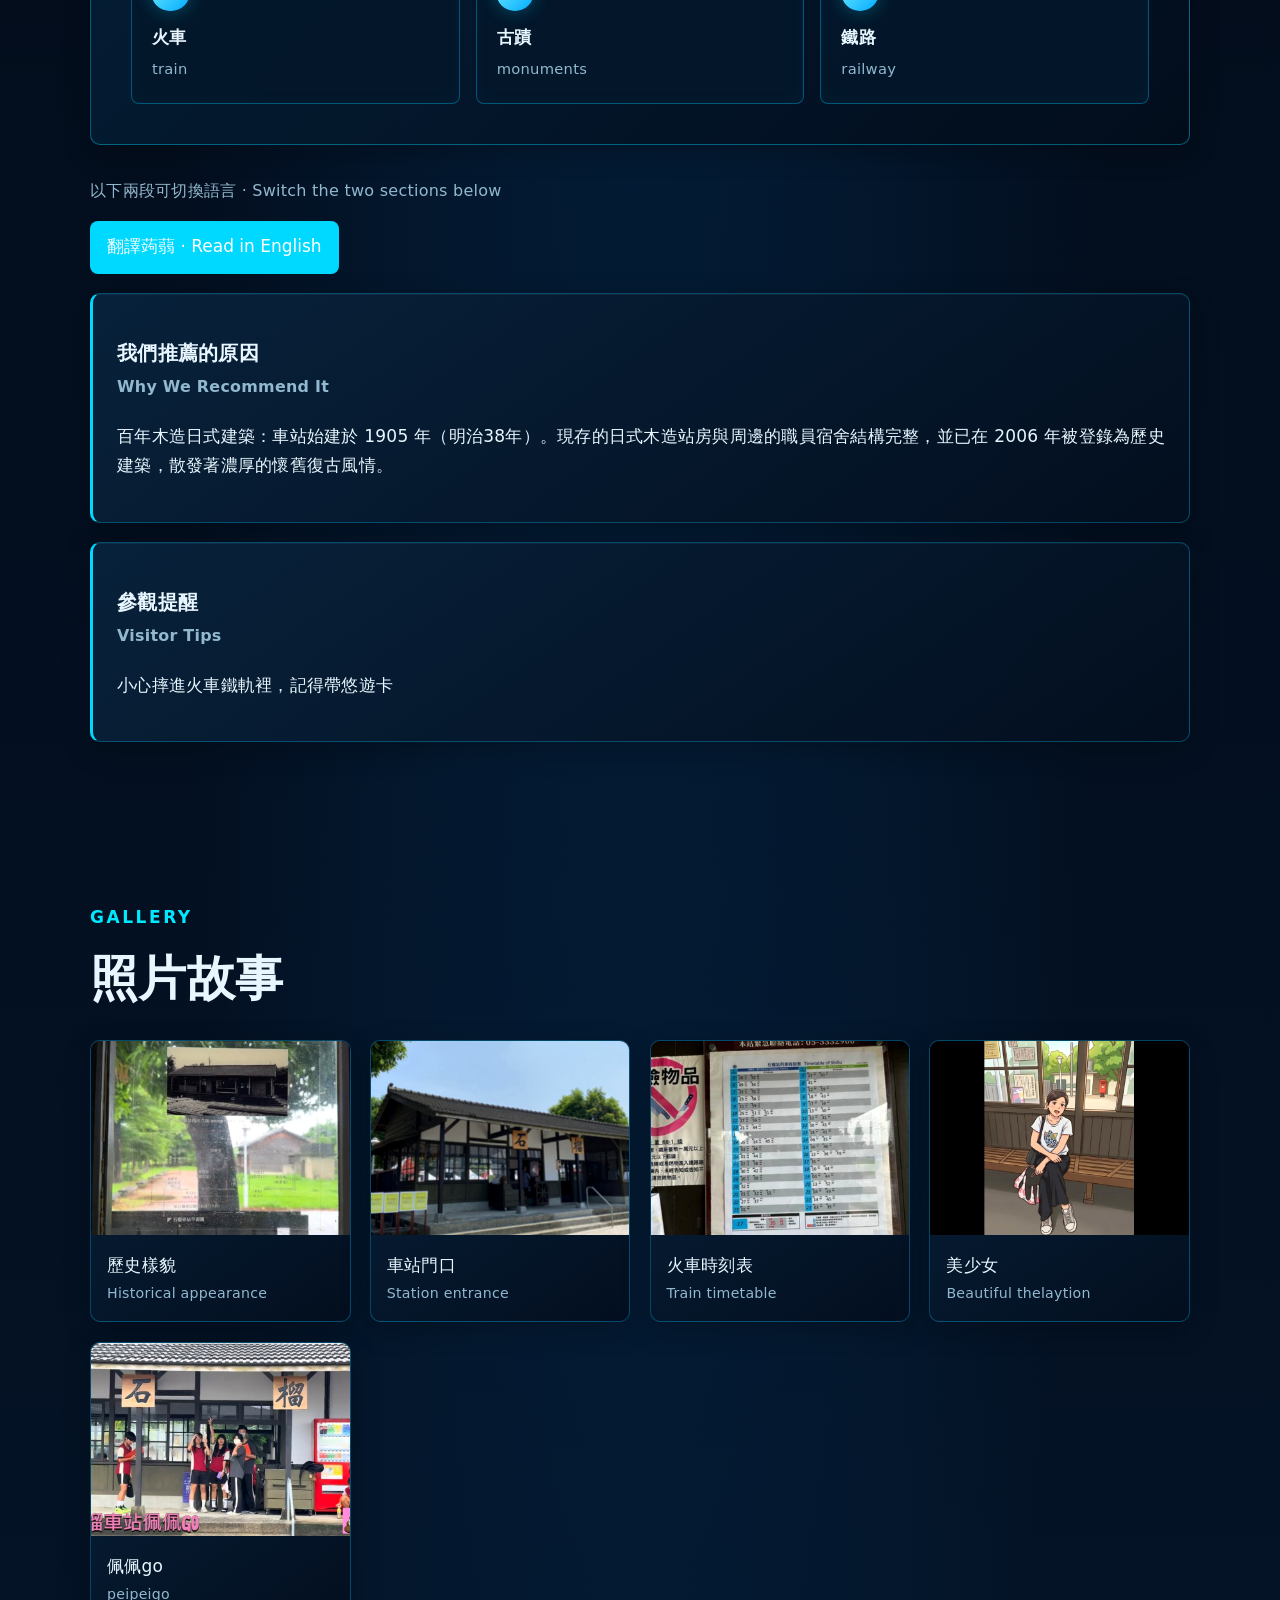
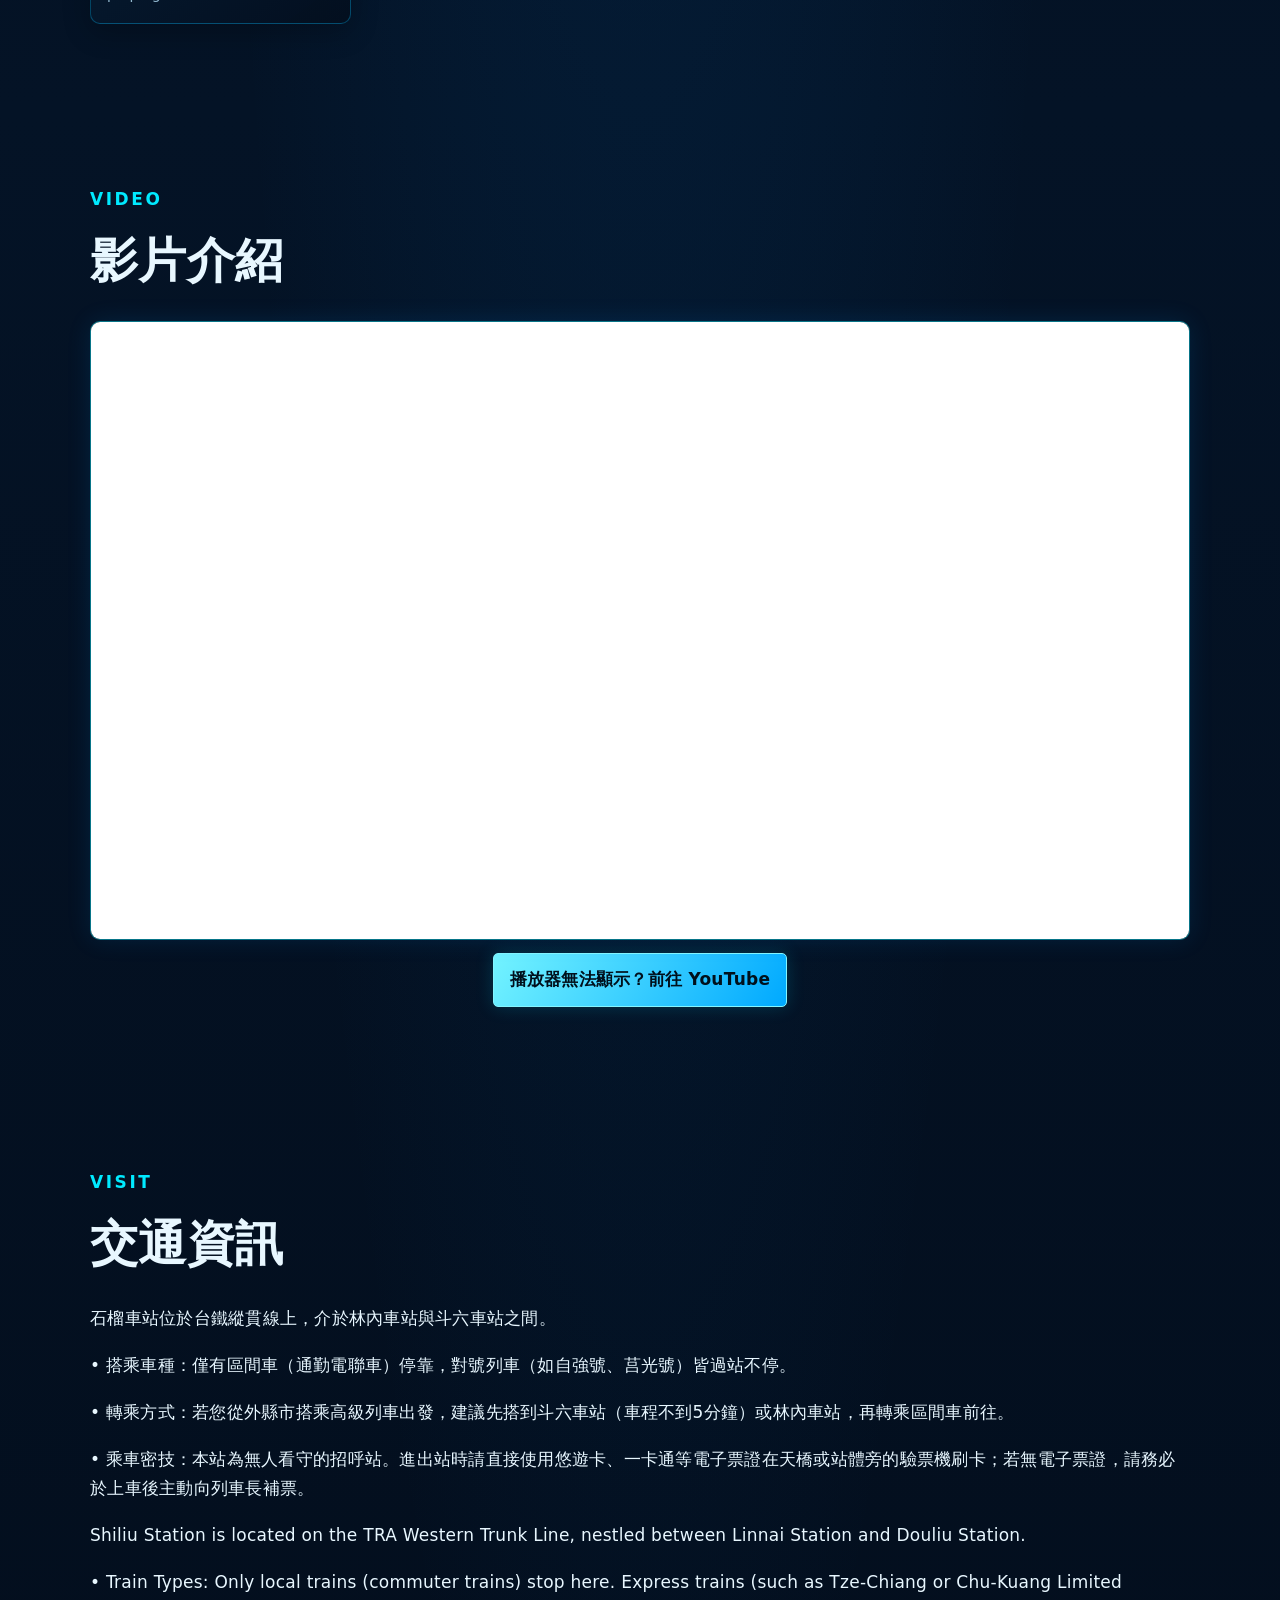
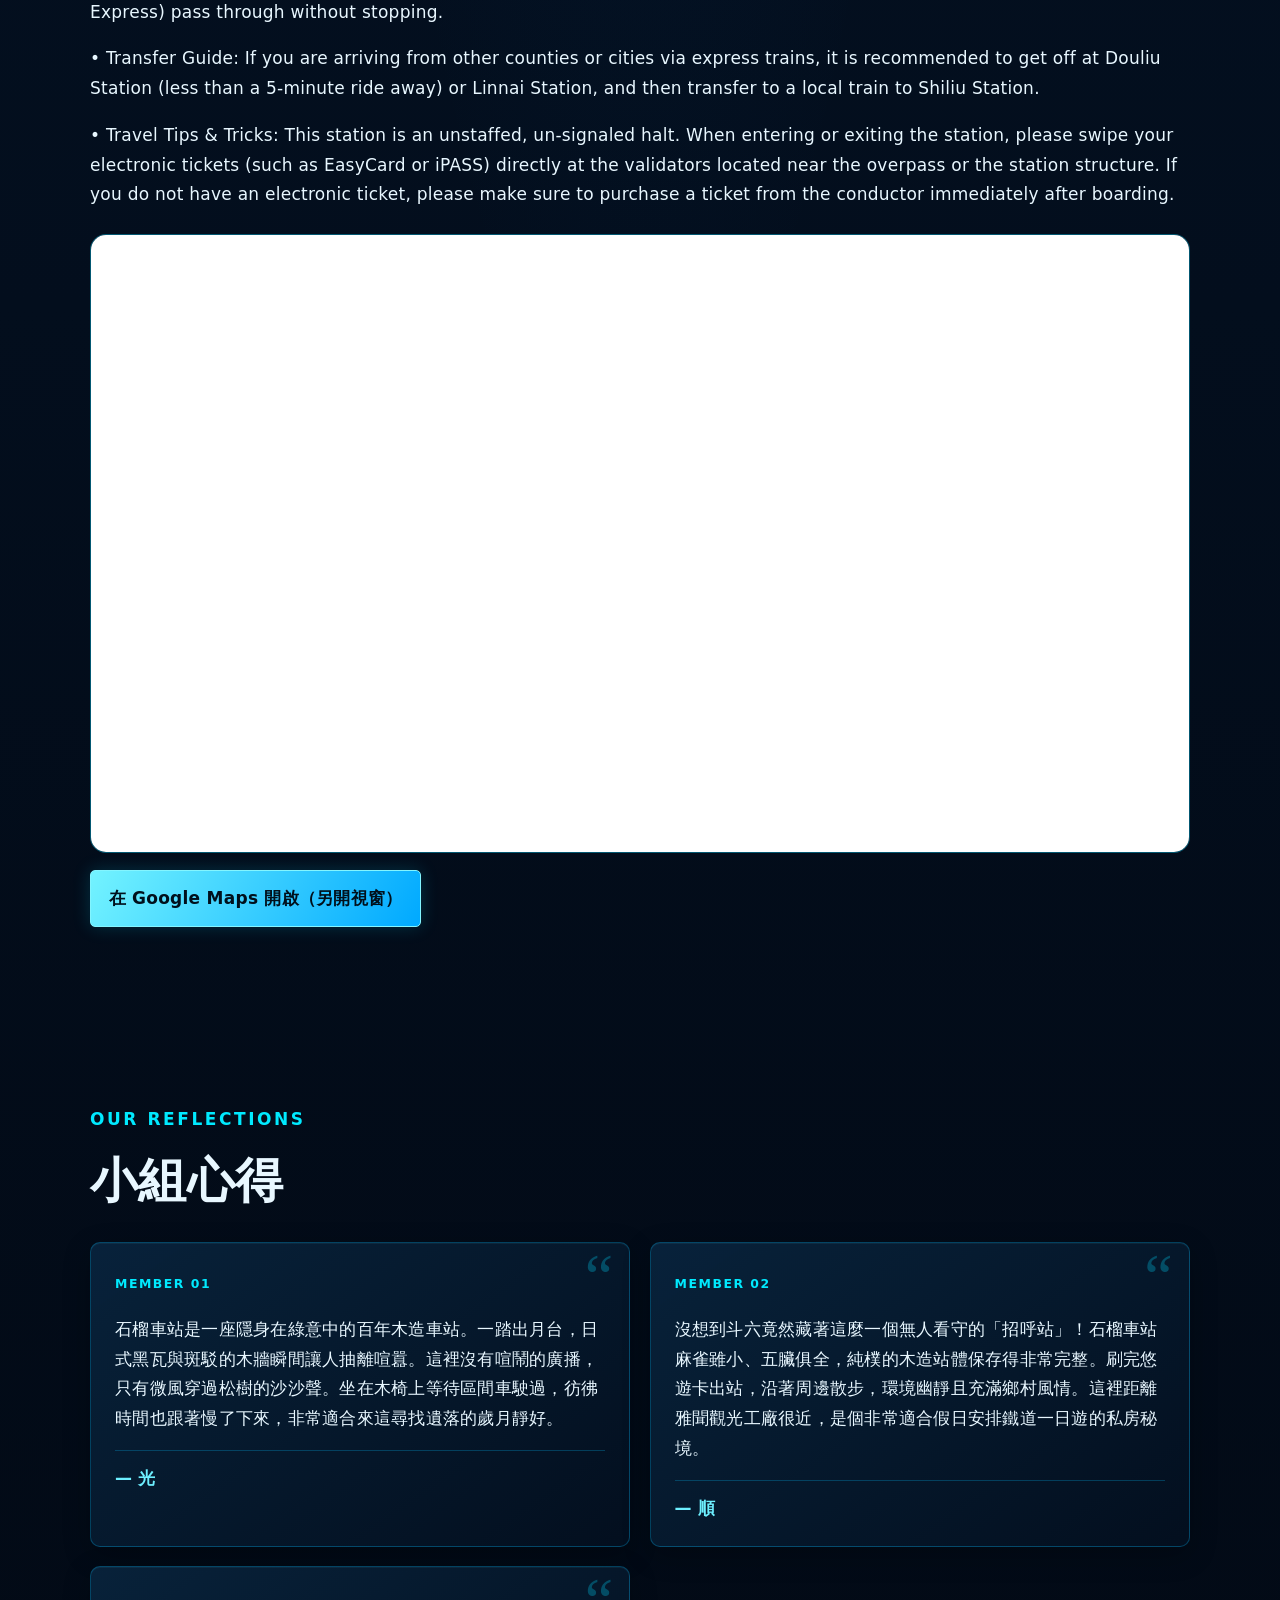
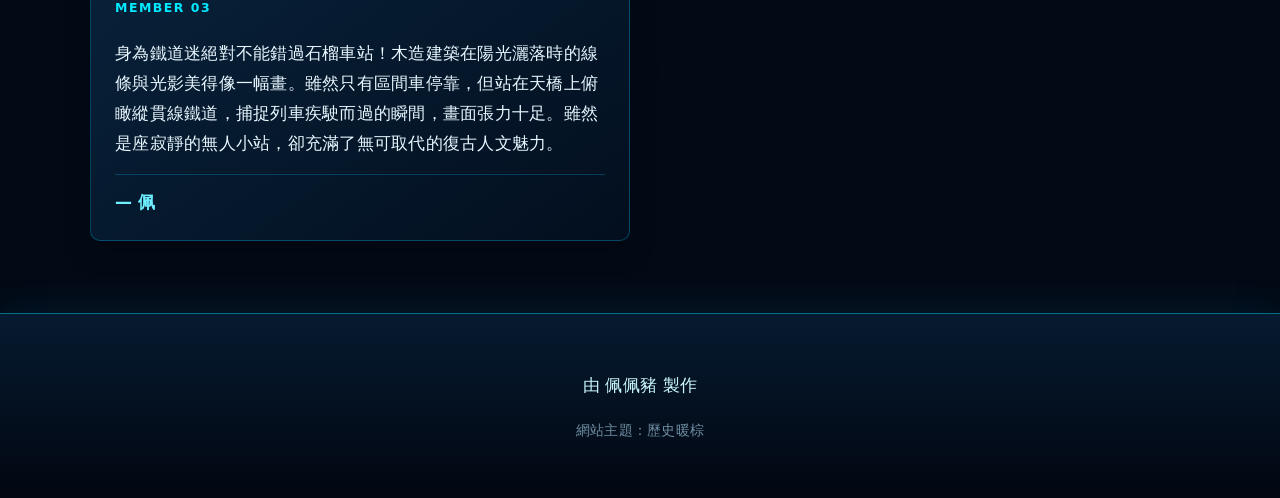
<file: groups/group-04/index.html>
<!doctype html>
<html lang="zh-Hant" data-theme="history"><head><meta charset="utf-8"><meta name="viewport" content="width=device-width,initial-scale=1"><meta name="description" content="石榴車站是一座隱身於綠意田園中的百年日式木造無人秘境車站，以其純樸的懷舊風情與曾作為全台鐵路運送石碴的歷史背景而聞名。"><title>石榴火車站｜在地介紹</title><link rel="stylesheet" href="style.css"></head>
<body><a class="skip" href="#main">跳到主要內容</a>
<header class="hero" style="--cover:url('images/photo-01.jpg')"><nav aria-label="網站導覽"><a class="brand" href="#top">石榴火車站</a><div><a href="#intro">介紹</a><a href="#photos">照片</a><a href="#video">影片</a><a href="#transport">交通資訊</a><a href="#reflections">小組心得</a></div></nav><div id="top" class="hero-content"><span class="tag">歷史文化</span><h1>石榴火車站</h1><p class="english" lang="en">shiliu train station</p><p>石榴車站是一座隱身於綠意田園中的百年日式木造無人秘境車站，以其純樸的懷舊風情與曾作為全台鐵路運送石碴的歷史背景而聞名。</p><p class="english" lang="en">Shiliu Station is a century-old Japanese-style wooden unmanned secret station hidden among lush green fields, renowned for its simple nostal</p></div></header>
<main id="main"><section class="quick" aria-label="基本資訊"><div><strong>地址</strong><span>雲林縣斗六市文明路26號</span></div><div><strong>開放時間</strong><span>全時段</span></div><div><strong>費用</strong><span>免費</span></div></section>
<section id="intro"><p class="eyebrow">ABOUT</p><h2>認識這個地方</h2><div class="bilingual"><div><h3>中文介紹</h3><p>石榴車站位於臺灣雲林縣斗六市，是臺灣鐵路公司縱貫線南段上的一座百年木造秘境車站。它隱身於幽靜的田園綠林之中，雖然目前降為僅停靠區間車的招呼站（無人看守車站），卻因為保存完好的日式木造風情，連續多年被《遠見雜誌》推薦為「臺灣療癒小站」，是鐵道迷心中必訪的私房景點。</p></div><div lang="en"><h3>English Introduction</h3><p>Shiliu Station, located in Douliu City, Yunlin County, Taiwan, is a century-old hidden wooden station on the southern section of the Western Trunk Line of the Taiwan Railway Corporation. Tucked away in a tranquil landscape of green fields and forests, it has now been downgraded to a staff-less staff-assisted station (unmanned station) where only local trains stop. However, due to its beautifully preserved Japanese-style wooden architecture, it has been recommended as one of &quot;Taiwan&#39;s Most Healing Stations&quot; by Global Views Monthly for several consecutive years, making it a must-visit hidden gem for railway enthusiasts.</p></div></div><div class="highlights"><div class="highlights-heading"><p class="eyebrow">DON'T MISS</p><h3>參觀亮點 <span lang="en">Highlights</span></h3></div><ol><li><strong>火車</strong><span lang="en">train</span></li><li><strong>古蹟</strong><span lang="en">monuments</span></li><li><strong>鐵路</strong><span lang="en">railway</span></li></ol></div><div id="visit-notes"><div class="visit-language-tools" hidden style="display:none" data-visit-tools><p>以下兩段可切換語言 · Switch the two sections below</p><button type="button" class="visit-language-button" data-visit-toggle aria-controls="visit-notes-content" aria-pressed="false" style="font:inherit;min-height:44px;padding:.7em 1em;cursor:pointer;background:var(--accent,#28744d);color:#fff;border:0;border-radius:8px">翻譯蒟蒻 · Read in English</button></div><div id="visit-notes-content"><div class="note"><h3>我們推薦的原因<br><small lang="en">Why We Recommend It</small></h3><div lang="zh-Hant" data-visit-language="zh-Hant"><p>百年木造日式建築：車站始建於 1905 年（明治38年）。現存的日式木造站房與周邊的職員宿舍結構完整，並已在 2006 年被登錄為歷史建築，散發著濃厚的懷舊復古風情。</p></div><div lang="en" data-visit-language="en"><p>Centennial wood-made Japanese-style buildings: the station was built in 1905 (Meiji 38). The existing Japanese-style wooden station building and the surrounding staff dormitory have a complete structure, and have been registered as a historical building in 2006, exuding a strong nostalgic retro style.</p></div></div><div class="notice"><h3>參觀提醒<br><small lang="en">Visitor Tips</small></h3><div lang="zh-Hant" data-visit-language="zh-Hant"><p>小心摔進火車鐵軌裡，記得帶悠遊卡</p></div><div lang="en" data-visit-language="en"><p>Be careful to fall into the train tracks, remember to bring a EasyCard</p></div></div></div></div></section>
<section id="photos"><p class="eyebrow">GALLERY</p><h2>照片故事</h2><div class="gallery"><figure><button type="button" class="photo-zoom" data-photo-src="images/photo-01.jpg" data-photo-alt="窗戶上照片" data-photo-caption="歷史樣貌 / Historical appearance" aria-label="放大檢視：窗戶上照片"><img src="images/photo-01.jpg" alt="窗戶上照片" loading="lazy"></button><figcaption><span>歷史樣貌</span><small lang="en">Historical appearance</small></figcaption></figure><figure><button type="button" class="photo-zoom" data-photo-src="images/photo-02.jpg" data-photo-alt="車站門口" data-photo-caption="車站門口 / Station entrance" aria-label="放大檢視：車站門口"><img src="images/photo-02.jpg" alt="車站門口" loading="lazy"></button><figcaption><span>車站門口</span><small lang="en">Station entrance</small></figcaption></figure><figure><button type="button" class="photo-zoom" data-photo-src="images/photo-03.jpg" data-photo-alt="火車時刻表" data-photo-caption="火車時刻表 / Train timetable" aria-label="放大檢視：火車時刻表"><img src="images/photo-03.jpg" alt="火車時刻表" loading="lazy"></button><figcaption><span>火車時刻表</span><small lang="en">Train timetable</small></figcaption></figure><figure><button type="button" class="photo-zoom" data-photo-src="images/photo-04.jpg" data-photo-alt="美少女" data-photo-caption="美少女 / Beautiful thelaytion" aria-label="放大檢視：美少女"><img src="images/photo-04.jpg" alt="美少女" loading="lazy"></button><figcaption><span>美少女</span><small lang="en">Beautiful thelaytion</small></figcaption></figure><figure><button type="button" class="photo-zoom" data-photo-src="images/photo-05.jpg" data-photo-alt="團照" data-photo-caption="佩佩go / peipeigo" aria-label="放大檢視：團照"><img src="images/photo-05.jpg" alt="團照" loading="lazy"></button><figcaption><span>佩佩go</span><small lang="en">peipeigo</small></figcaption></figure></div></section>
<section id="video"><p class="eyebrow">VIDEO</p><h2>影片介紹</h2><div class="youtube-block"><div class="video-wrap" data-youtube-embed="https://www.youtube-nocookie.com/embed/Q7DmZiTuNms" data-video-title="石榴火車站影片介紹"><div class="youtube-local-message"><p><strong>直接從電腦開啟時，YouTube 不允許嵌入播放。</strong></p><p>網站發布後會顯示播放器；現在可以前往 YouTube 觀看。</p><p><a href="https://www.youtube.com/watch?v=Q7DmZiTuNms" target="_blank" rel="noopener noreferrer">在 YouTube 開啟影片（另開視窗）</a></p></div></div><p class="youtube-open-link" hidden><a href="https://www.youtube.com/watch?v=Q7DmZiTuNms" target="_blank" rel="noopener noreferrer">播放器無法顯示？前往 YouTube</a></p></div></section>
<section id="transport"><p class="eyebrow">VISIT</p><h2>交通資訊</h2><p>石榴車站位於台鐵縱貫線上，介於林內車站與斗六車站之間。</p><p>• 搭乘車種：僅有區間車（通勤電聯車）停靠，對號列車（如自強號、莒光號）皆過站不停。</p><p>• 轉乘方式：若您從外縣市搭乘高級列車出發，建議先搭到斗六車站（車程不到5分鐘）或林內車站，再轉乘區間車前往。</p><p>• 乘車密技：本站為無人看守的招呼站。進出站時請直接使用悠遊卡、一卡通等電子票證在天橋或站體旁的驗票機刷卡；若無電子票證，請務必於上車後主動向列車長補票。</p><div lang="en"><p>Shiliu Station is located on the TRA Western Trunk Line, nestled between Linnai Station and Douliu Station.</p><p>• Train Types: Only local trains (commuter trains) stop here. Express trains (such as Tze-Chiang or Chu-Kuang Limited Express) pass through without stopping.</p><p>• Transfer Guide: If you are arriving from other counties or cities via express trains, it is recommended to get off at Douliu Station (less than a 5-minute ride away) or Linnai Station, and then transfer to a local train to Shiliu Station.</p><p>• Travel Tips &amp; Tricks: This station is an unstaffed, un-signaled halt. When entering or exiting the station, please swipe your electronic tickets (such as EasyCard or iPASS) directly at the validators located near the overpass or the station structure. If you do not have an electronic ticket, please make sure to purchase a ticket from the conductor immediately after boarding.</p></div><div class="map-embed"><iframe src="https://maps.google.com/maps?q=%E9%9B%B2%E6%9E%97%E7%B8%A3%E6%96%97%E5%85%AD%E5%B8%82%E6%96%87%E6%98%8E%E8%B7%AF26%E8%99%9F&amp;z=15&amp;output=embed" title="石榴火車站位置地圖" loading="lazy" referrerpolicy="no-referrer-when-downgrade" allowfullscreen></iframe></div><p><a class="map-link" href="https://maps.app.goo.gl/t6t4wbDcf8ebZgGZ6" target="_blank" rel="noopener noreferrer">在 Google Maps 開啟（另開視窗）</a></p></section>
<section id="reflections"><p class="eyebrow">OUR REFLECTIONS</p><h2>小組心得</h2><div class="reflection-grid"><article class="reflection-card"><span class="reflection-number">MEMBER 01</span><blockquote><p>石榴車站是一座隱身在綠意中的百年木造車站。一踏出月台，日式黑瓦與斑駁的木牆瞬間讓人抽離喧囂。這裡沒有喧鬧的廣播，只有微風穿過松樹的沙沙聲。坐在木椅上等待區間車駛過，彷彿時間也跟著慢了下來，非常適合來這尋找遺落的歲月靜好。</p></blockquote><p class="reflection-by">— 光</p></article><article class="reflection-card"><span class="reflection-number">MEMBER 02</span><blockquote><p>沒想到斗六竟然藏著這麼一個無人看守的「招呼站」！石榴車站麻雀雖小、五臟俱全，純樸的木造站體保存得非常完整。刷完悠遊卡出站，沿著周邊散步，環境幽靜且充滿鄉村風情。這裡距離雅聞觀光工廠很近，是個非常適合假日安排鐵道一日遊的私房秘境。</p></blockquote><p class="reflection-by">— 順</p></article><article class="reflection-card"><span class="reflection-number">MEMBER 03</span><blockquote><p>身為鐵道迷絕對不能錯過石榴車站！木造建築在陽光灑落時的線條與光影美得像一幅畫。雖然只有區間車停靠，但站在天橋上俯瞰縱貫線鐵道，捕捉列車疾駛而過的瞬間，畫面張力十足。雖然是座寂靜的無人小站，卻充滿了無可取代的復古人文魅力。</p></blockquote><p class="reflection-by">— 佩</p></article></div></section></main>
<dialog id="photo-lightbox" class="lightbox" aria-label="照片放大檢視"><button type="button" class="lightbox-close" data-close-lightbox>關閉照片 ×</button><figure><img alt=""><figcaption></figcaption></figure></dialog>
<footer><p>由 佩佩豬 製作</p><p class="theme-note">網站主題：歷史暖棕</p></footer><a class="top" href="#top" aria-label="返回頁面頂端">返回頂端 ↑</a><script data-site-tools>(()=>{const dialog=document.querySelector('#photo-lightbox');const modalImage=dialog?.querySelector('img');const modalCaption=dialog?.querySelector('figcaption');const closeDialog=()=>{if(!dialog)return;if(typeof dialog.close==='function')dialog.close();else dialog.removeAttribute('open')};document.querySelectorAll('[data-photo-src]').forEach((button)=>button.addEventListener('click',()=>{if(!dialog||!modalImage||!modalCaption)return;modalImage.src=button.dataset.photoSrc||'';modalImage.alt=button.dataset.photoAlt||'';modalCaption.textContent=button.dataset.photoCaption||button.dataset.photoAlt||'';if(typeof dialog.showModal==='function')dialog.showModal();else dialog.setAttribute('open','')}));dialog?.querySelector('[data-close-lightbox]')?.addEventListener('click',closeDialog);dialog?.addEventListener('click',(event)=>{if(event.target===dialog)closeDialog()});dialog?.addEventListener('close',()=>modalImage?.removeAttribute('src'));document.querySelectorAll('[data-youtube-embed]').forEach((player)=>{if(location.protocol==='file:')return;const frame=document.createElement('iframe');const embed=player.dataset.youtubeEmbed||'';frame.src=embed+(embed.includes('?')?'&':'?')+'origin='+encodeURIComponent(location.origin);frame.title=player.dataset.videoTitle||'YouTube 影片';frame.loading='lazy';frame.allow='accelerometer; autoplay; clipboard-write; encrypted-media; gyroscope; picture-in-picture; web-share';frame.allowFullscreen=true;player.replaceChildren(frame);if(player.nextElementSibling)player.nextElementSibling.hidden=false})})();(()=>{
  const root=document.querySelector('#visit-notes');
  const button=root?.querySelector('[data-visit-toggle]');
  const toolbar=root?.querySelector('[data-visit-tools]');
  if(!button||!toolbar)return;
  let english=false;
  const render=()=>{
    root.querySelectorAll('[data-visit-language]').forEach((element)=>{
      const show=element.dataset.visitLanguage===(english?'en':'zh-Hant');
      element.hidden=!show;
      if(show)element.style.removeProperty('display');
      else element.style.setProperty('display','none','important');
    });
    button.textContent=english?'顯示中文 · Read in Chinese':'翻譯蒟蒻 · Read in English';
    button.setAttribute('aria-pressed',String(english));
  };
  button.addEventListener('click',()=>{english=!english;render()});
  render();toolbar.hidden=false;toolbar.style.removeProperty('display');
})()</script><a data-class-portal-return href="../../index.html#works" style="position:fixed;left:16px;bottom:16px;z-index:9999;background:#244c3c;color:white;border:2px solid white;border-radius:999px;padding:12px 18px;font:600 16px/1.4 system-ui,sans-serif;text-decoration:none;box-shadow:0 3px 14px #0003" aria-label="回到班級作品入口">← 回作品入口</a></body></html>
</file>
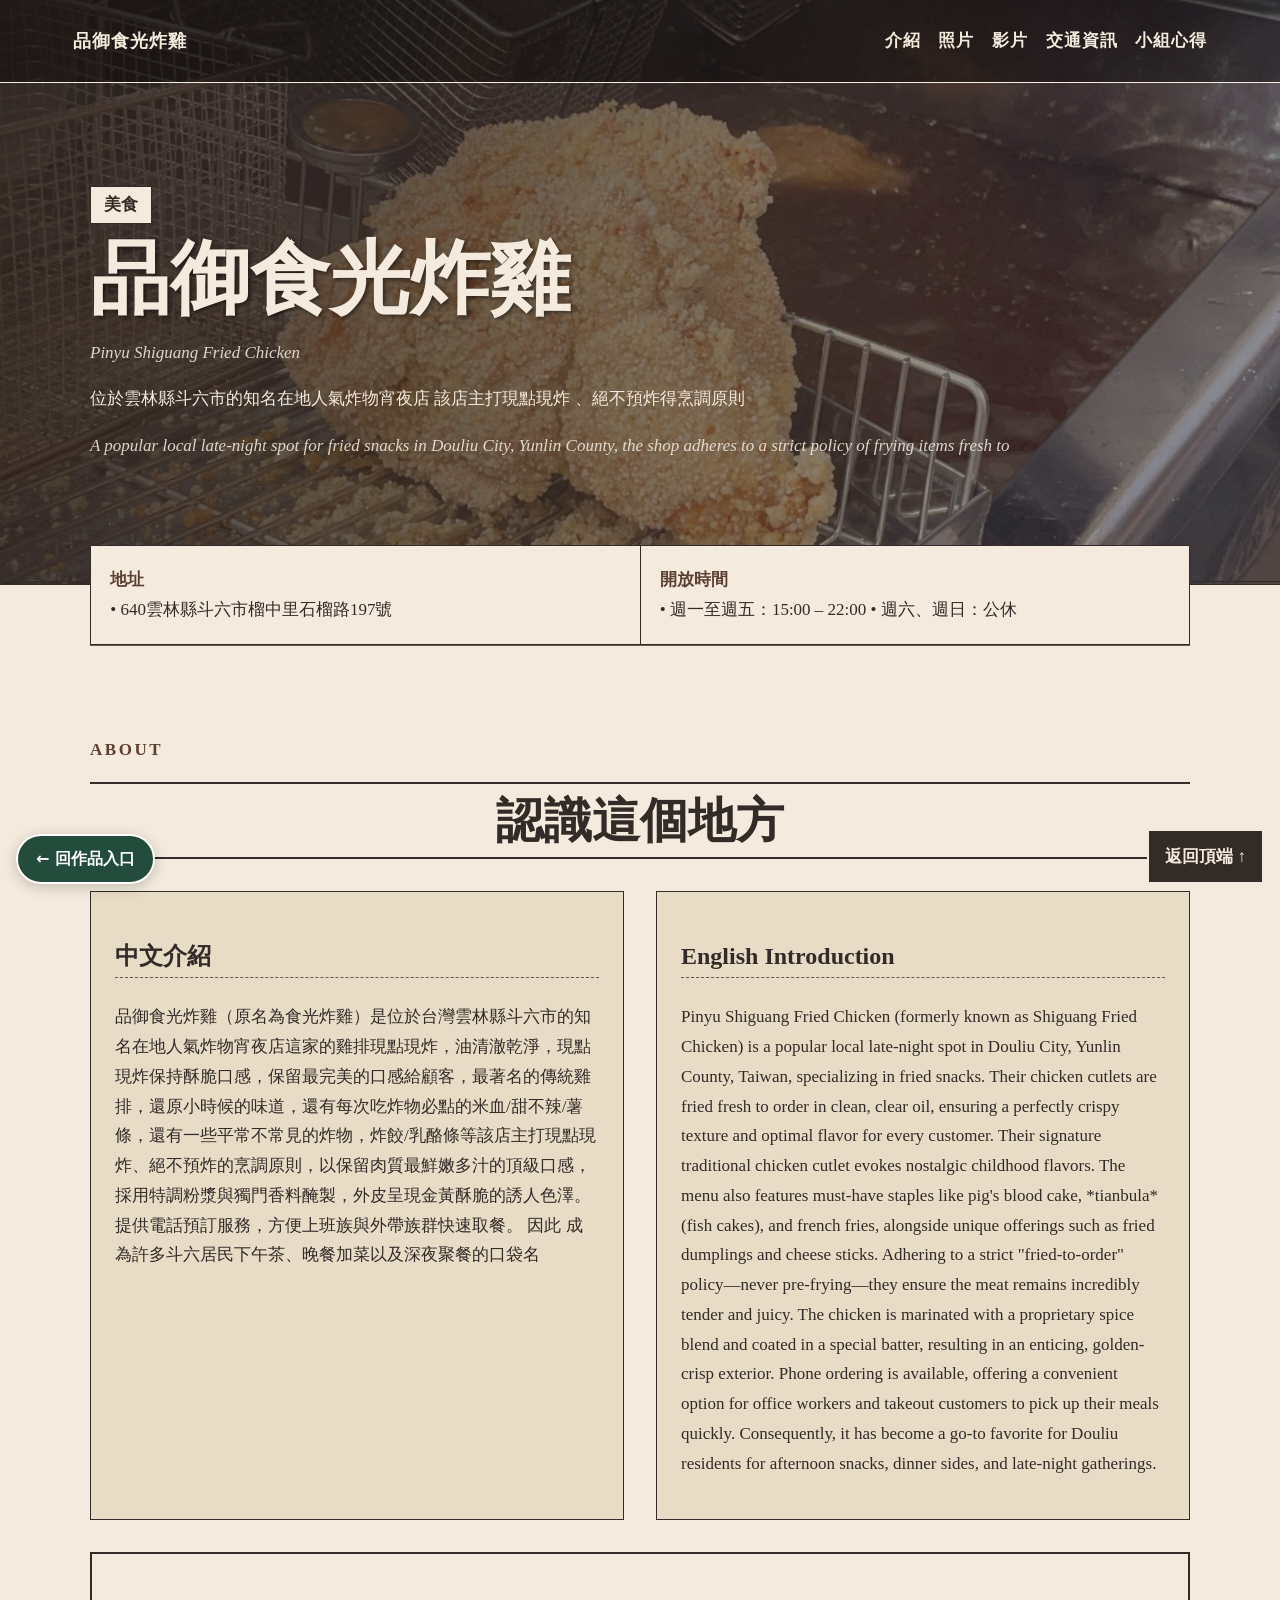
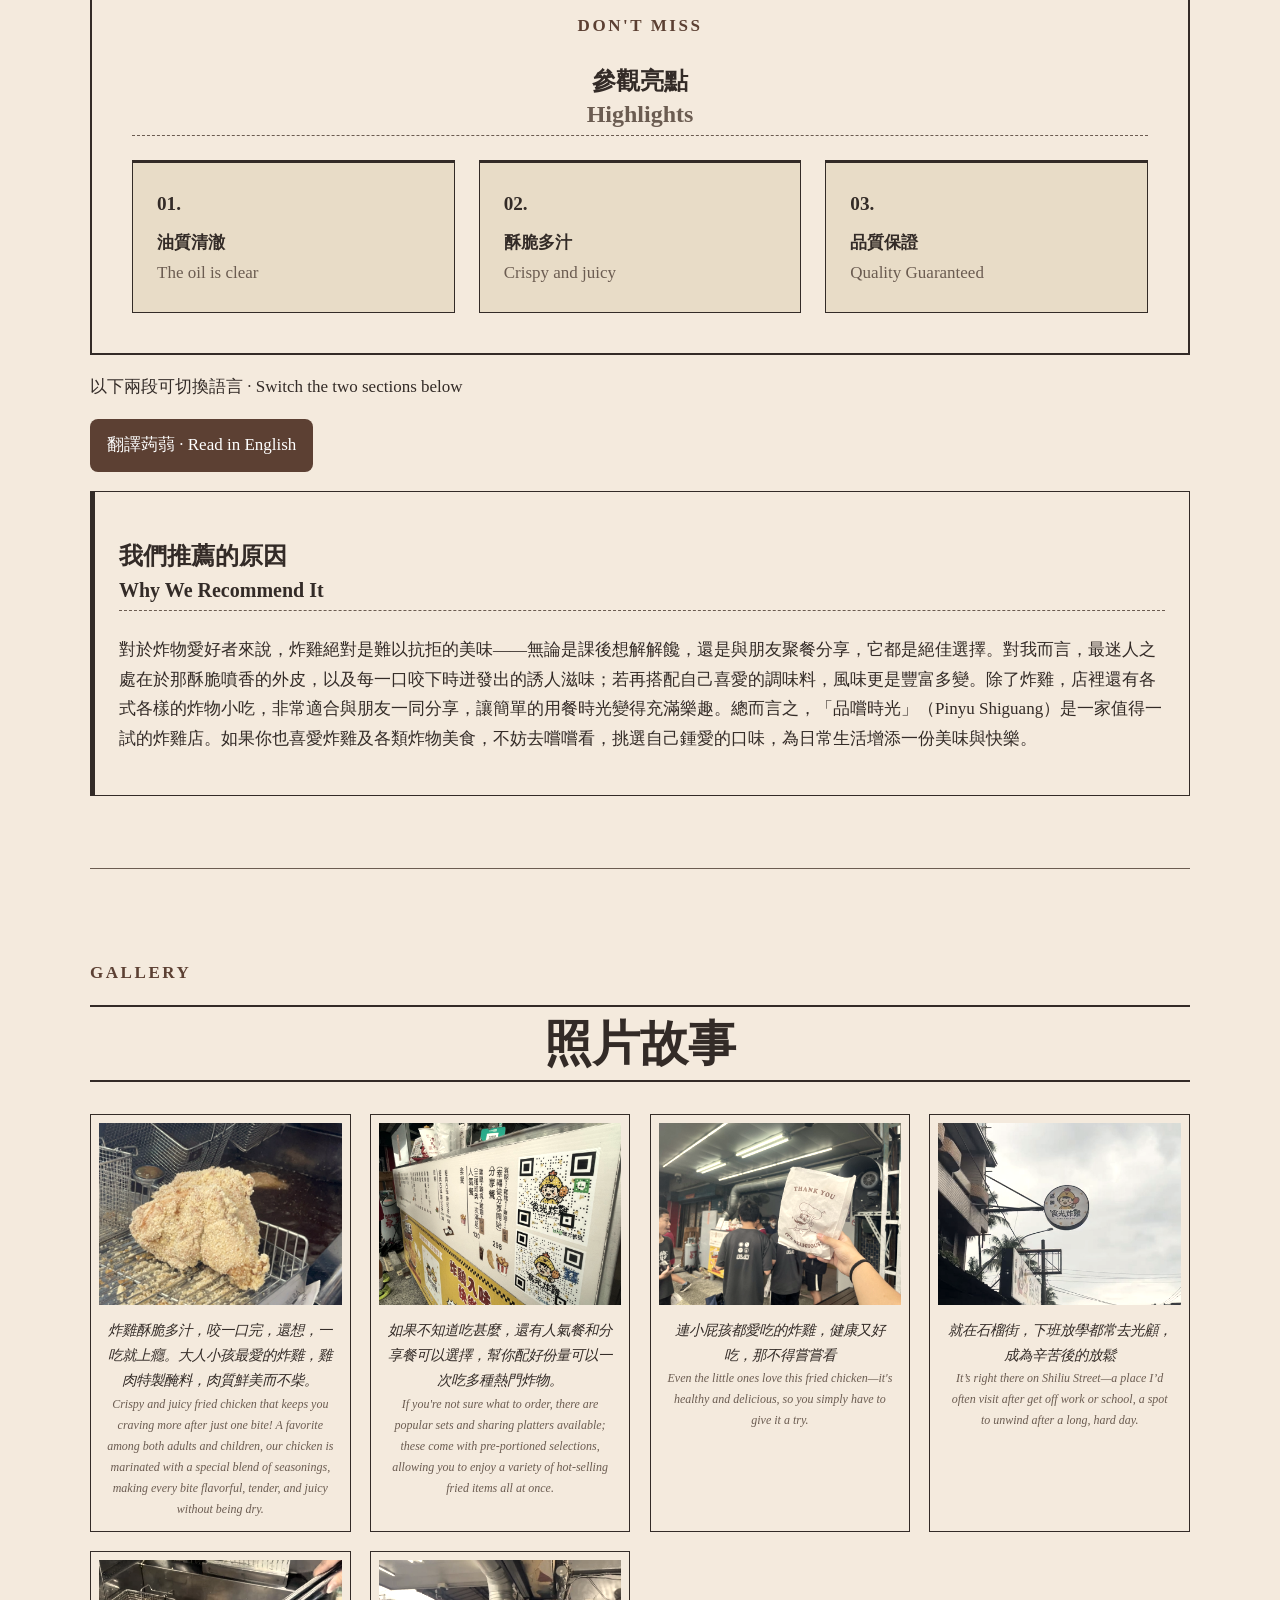
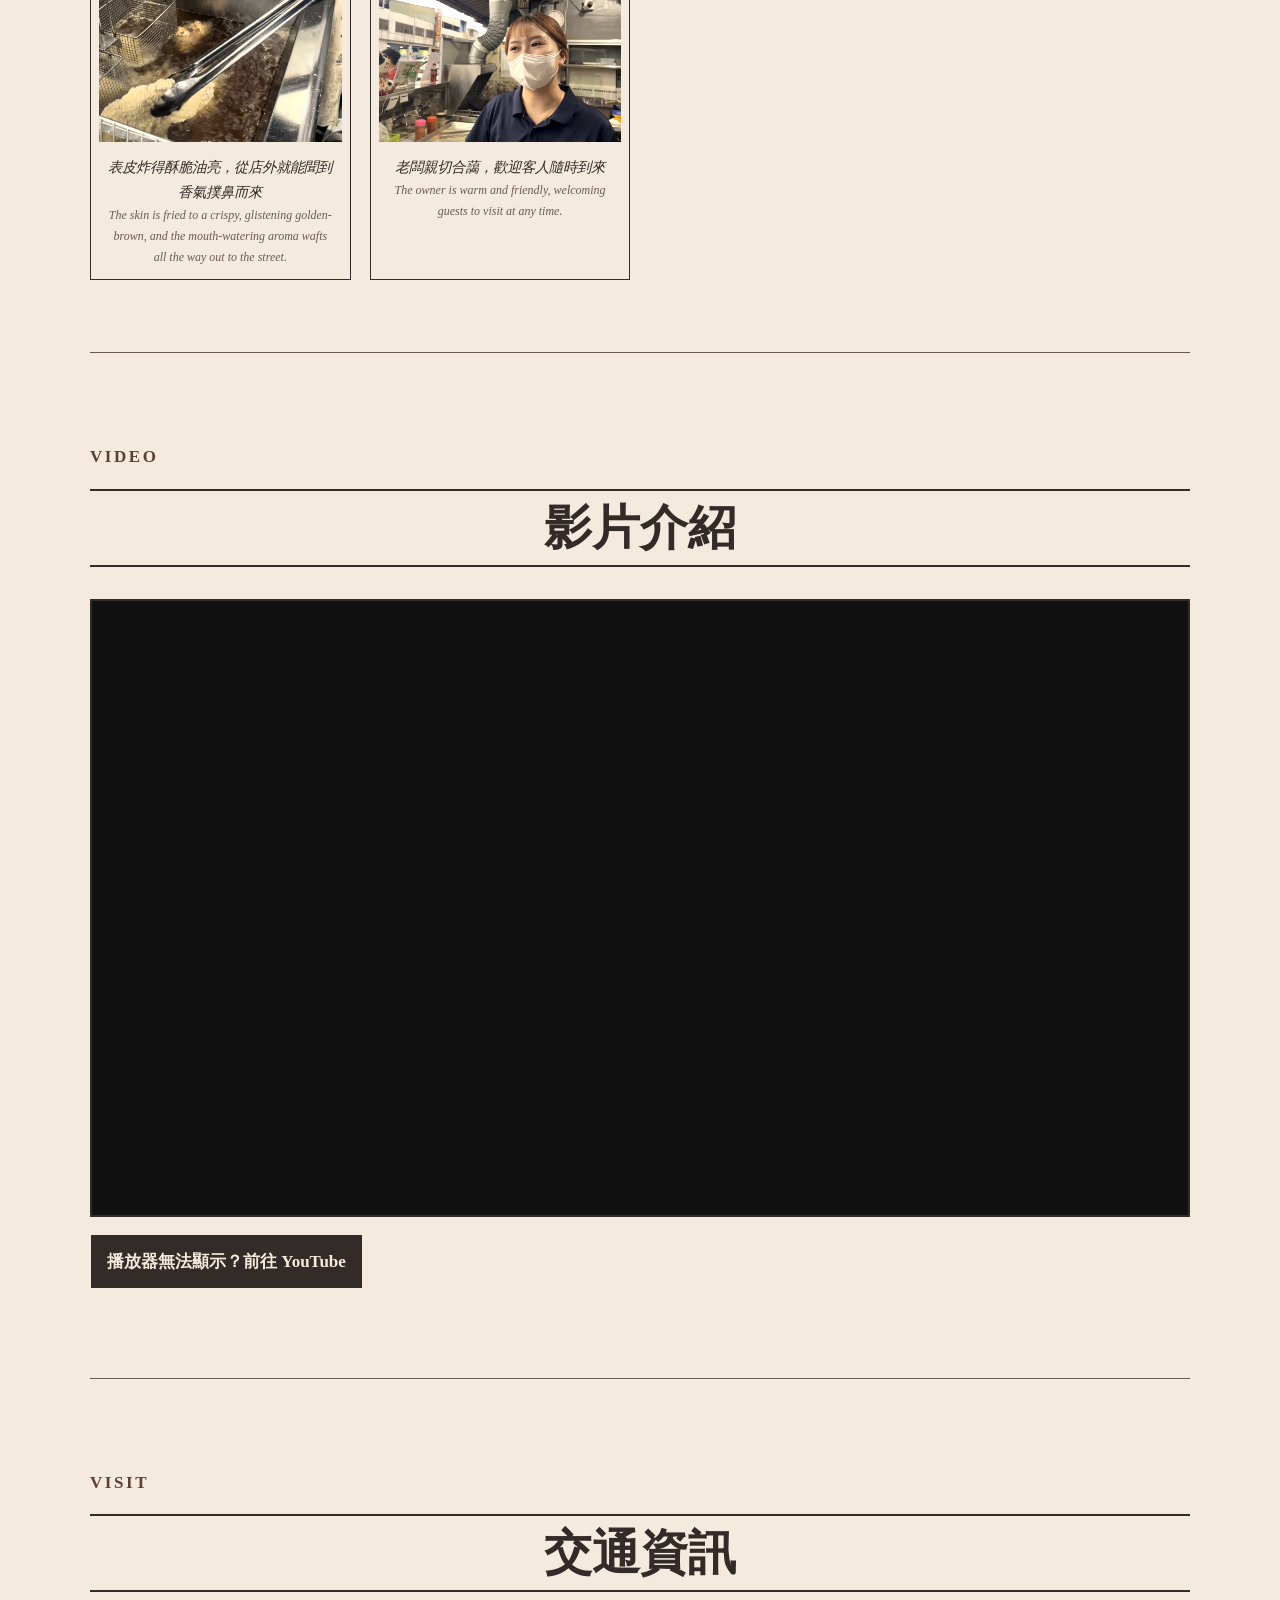
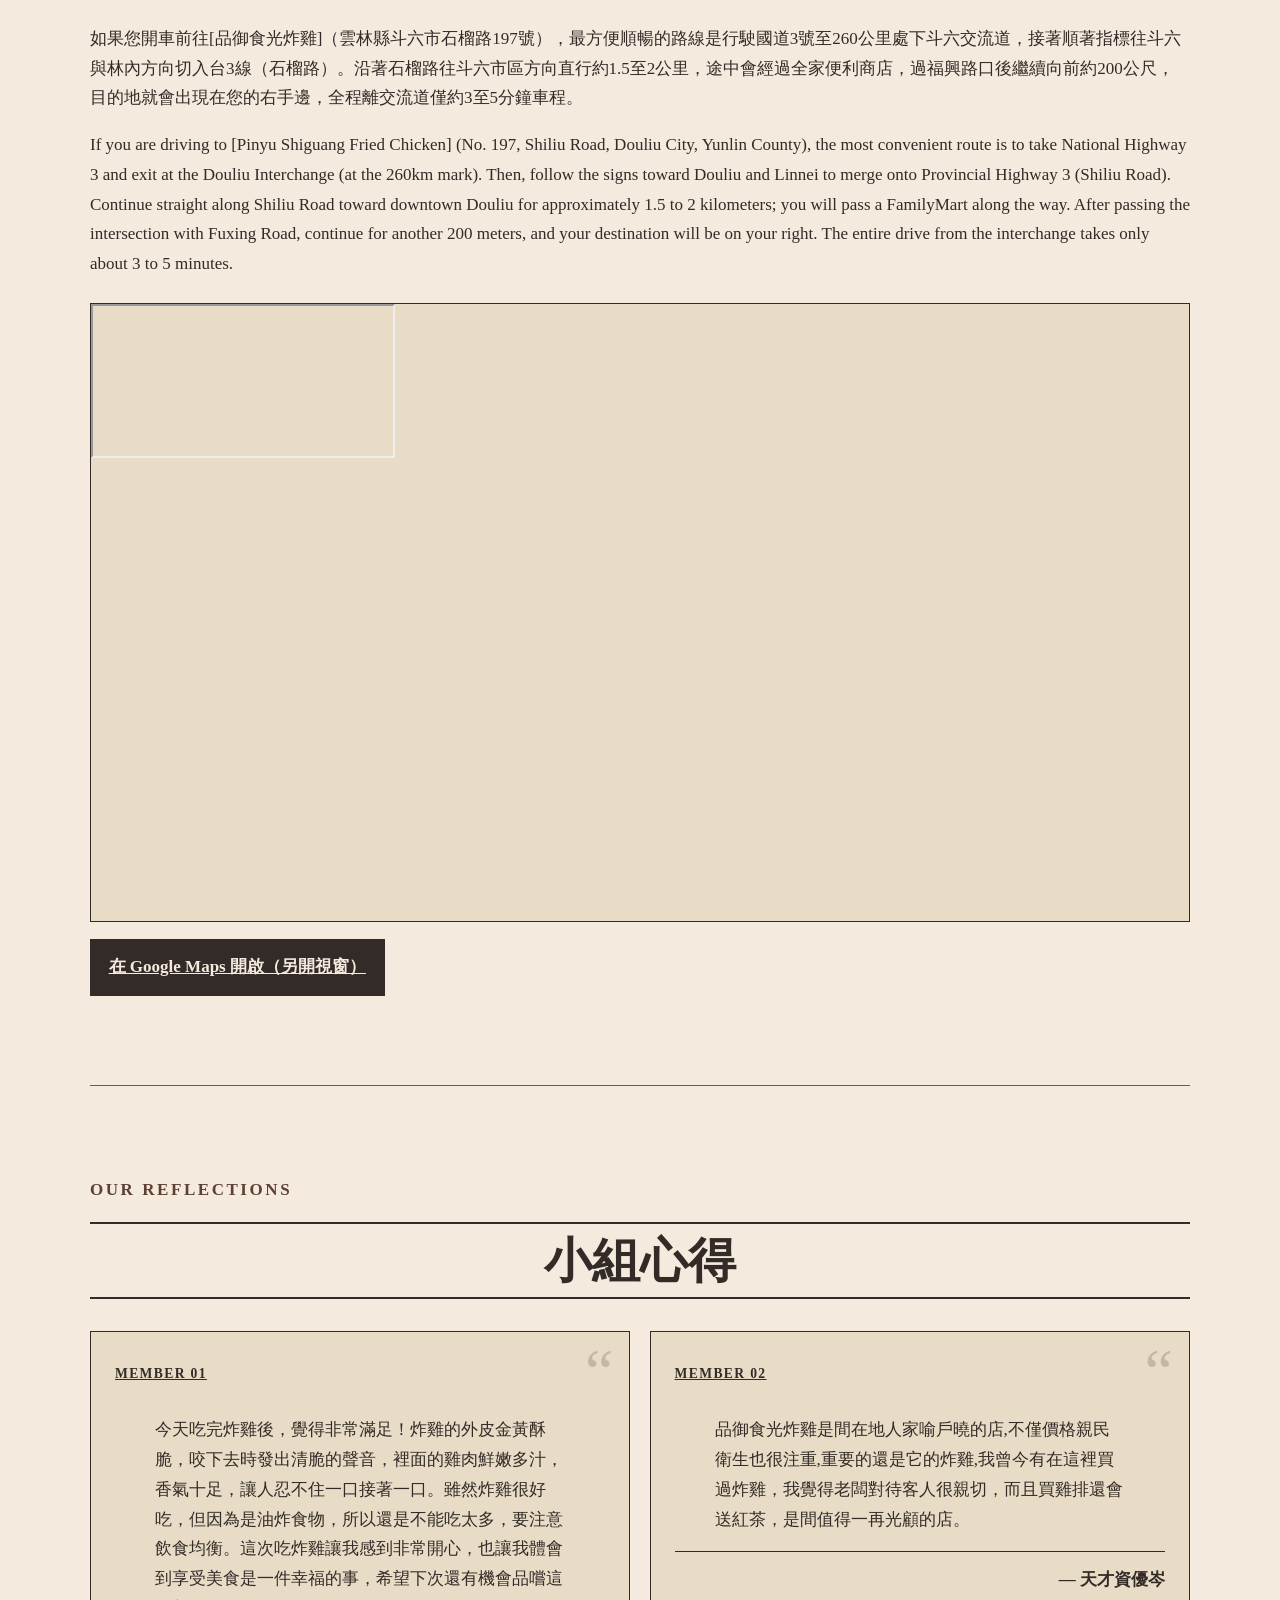
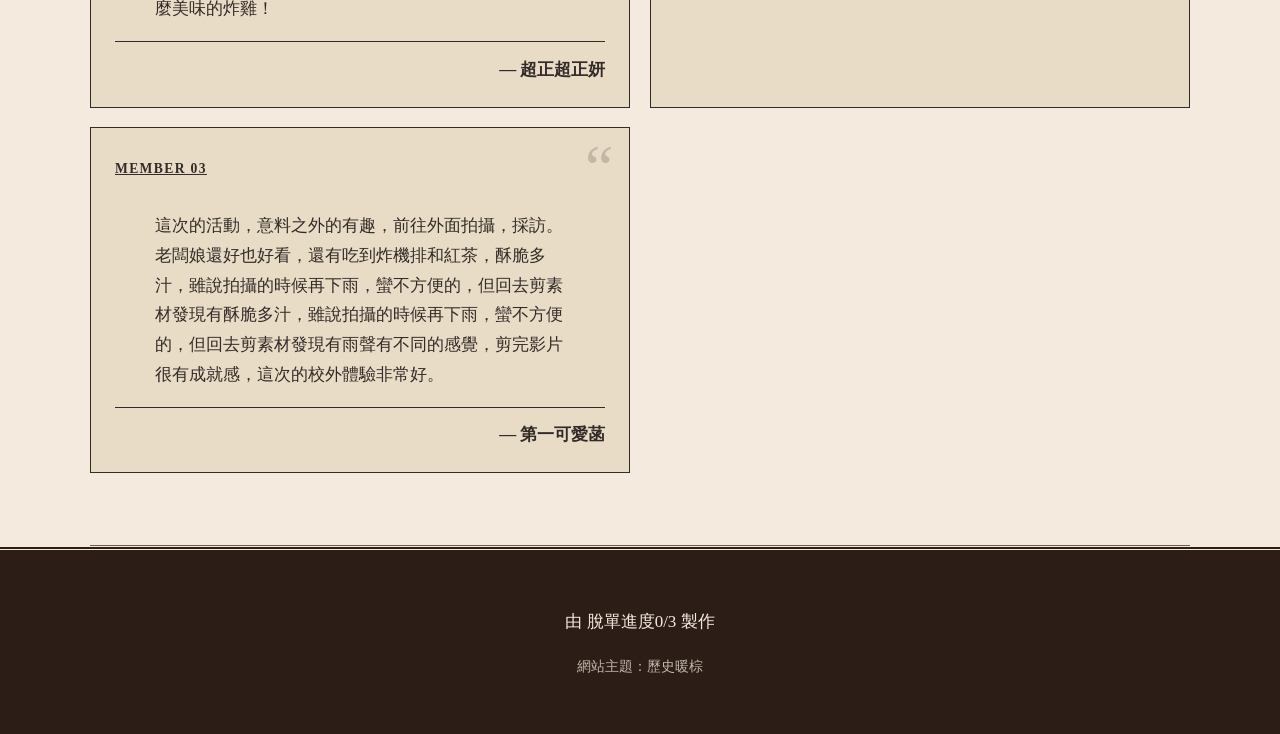
<file: groups/group-05/index.html>
<!doctype html>
<html lang="zh-Hant" data-theme="history"><head><meta charset="utf-8"><meta name="viewport" content="width=device-width,initial-scale=1"><meta name="description" content="位於雲林縣斗六市的知名在地人氣炸物宵夜店 該店主打現點現炸 、絕不預炸得烹調原則"><title>品御食光炸雞｜在地介紹</title><link rel="stylesheet" href="style.css"></head>
<body><a class="skip" href="#main">跳到主要內容</a>
<header class="hero" style="--cover:url('images/photo-01.jpg')"><nav aria-label="網站導覽"><a class="brand" href="#top">品御食光炸雞</a><div><a href="#intro">介紹</a><a href="#photos">照片</a><a href="#video">影片</a><a href="#transport">交通資訊</a><a href="#reflections">小組心得</a></div></nav><div id="top" class="hero-content"><span class="tag">美食</span><h1>品御食光炸雞</h1><p class="english" lang="en">Pinyu Shiguang Fried Chicken</p><p>位於雲林縣斗六市的知名在地人氣炸物宵夜店 該店主打現點現炸 、絕不預炸得烹調原則</p><p class="english" lang="en">A popular local late-night spot for fried snacks in Douliu City, Yunlin County, the shop adheres to a strict policy of frying items fresh to</p></div></header>
<main id="main"><section class="quick" aria-label="基本資訊"><div><strong>地址</strong><span>• 640雲林縣斗六市榴中里石榴路197號</span></div><div><strong>開放時間</strong><span>•   週一至週五：15:00 – 22:00 	• 週六、週日：公休</span></div></section>
<section id="intro"><p class="eyebrow">ABOUT</p><h2>認識這個地方</h2><div class="bilingual"><div><h3>中文介紹</h3><p>品御食光炸雞（原名為食光炸雞）是位於台灣雲林縣斗六市的知名在地人氣炸物宵夜店這家的雞排現點現炸，油清澈乾淨，現點現炸保持酥脆口感，保留最完美的口感給顧客，最著名的傳統雞排，還原小時候的味道，還有每次吃炸物必點的米血/甜不辣/薯條，還有一些平常不常見的炸物，炸餃/乳酪條等該店主打現點現炸、絕不預炸的烹調原則，以保留肉質最鮮嫩多汁的頂級口感，採用特調粉漿與獨門香料醃製，外皮呈現金黃酥脆的誘人色澤。提供電話預訂服務，方便上班族與外帶族群快速取餐。 因此 成為許多斗六居民下午茶、晚餐加菜以及深夜聚餐的口袋名</p></div><div lang="en"><h3>English Introduction</h3><p>Pinyu Shiguang Fried Chicken (formerly known as Shiguang Fried Chicken) is a popular local late-night spot in Douliu City, Yunlin County, Taiwan, specializing in fried snacks. Their chicken cutlets are fried fresh to order in clean, clear oil, ensuring a perfectly crispy texture and optimal flavor for every customer. Their signature traditional chicken cutlet evokes nostalgic childhood flavors. The menu also features must-have staples like pig&#39;s blood cake, *tianbula* (fish cakes), and french fries, alongside unique offerings such as fried dumplings and cheese sticks. Adhering to a strict &quot;fried-to-order&quot; policy—never pre-frying—they ensure the meat remains incredibly tender and juicy. The chicken is marinated with a proprietary spice blend and coated in a special batter, resulting in an enticing, golden-crisp exterior. Phone ordering is available, offering a convenient option for office workers and takeout customers to pick up their meals quickly. Consequently, it has become a go-to favorite for Douliu residents for afternoon snacks, dinner sides, and late-night gatherings.</p></div></div><div class="highlights"><div class="highlights-heading"><p class="eyebrow">DON'T MISS</p><h3>參觀亮點 <span lang="en">Highlights</span></h3></div><ol><li><strong>油質清澈</strong><span lang="en">The oil is clear</span></li><li><strong>酥脆多汁</strong><span lang="en">Crispy and juicy</span></li><li><strong>品質保證</strong><span lang="en">Quality Guaranteed</span></li></ol></div><div id="visit-notes"><div class="visit-language-tools" hidden style="display:none" data-visit-tools><p>以下兩段可切換語言 · Switch the two sections below</p><button type="button" class="visit-language-button" data-visit-toggle aria-controls="visit-notes-content" aria-pressed="false" style="font:inherit;min-height:44px;padding:.7em 1em;cursor:pointer;background:var(--accent,#28744d);color:#fff;border:0;border-radius:8px">翻譯蒟蒻 · Read in English</button></div><div id="visit-notes-content"><div class="note"><h3>我們推薦的原因<br><small lang="en">Why We Recommend It</small></h3><div lang="zh-Hant" data-visit-language="zh-Hant"><p>對於炸物愛好者來說，炸雞絕對是難以抗拒的美味——無論是課後想解解饞，還是與朋友聚餐分享，它都是絕佳選擇。對我而言，最迷人之處在於那酥脆噴香的外皮，以及每一口咬下時迸發出的誘人滋味；若再搭配自己喜愛的調味料，風味更是豐富多變。除了炸雞，店裡還有各式各樣的炸物小吃，非常適合與朋友一同分享，讓簡單的用餐時光變得充滿樂趣。總而言之，「品嚐時光」（Pinyu Shiguang）是一家值得一試的炸雞店。如果你也喜愛炸雞及各類炸物美食，不妨去嚐嚐看，挑選自己鍾愛的口味，為日常生活增添一份美味與快樂。</p></div><div lang="en" data-visit-language="en"><p>For fried food lovers, fried chicken is definitely an irresistible delicacy - whether it is to relieve cravings after class, or to share with friends, it is an excellent choice. For me, the most fascinating thing is the crispy and fragrant skin, and the attractive taste that bursts out every bite; if it is paired with your favorite seasoning, the flavor is even more varied. In addition to fried chicken, there are all kinds of fried food and snacks in the store, which are very suitable for sharing with friends, making simple meals full of fun. All in all, &quot;Taste Time&quot; (Pinyu Shiguang) is a fried chicken restaurant worth trying. If you also like fried chicken and all kinds of fried food, you might as well try it out, choose your favorite flavor, and add a delicious and happy life to your daily life.</p></div></div></div></div></section>
<section id="photos"><p class="eyebrow">GALLERY</p><h2>照片故事</h2><div class="gallery"><figure><button type="button" class="photo-zoom" data-photo-src="images/photo-01.jpg" data-photo-alt="剛出爐酥脆炸雞" data-photo-caption="炸雞酥脆多汁，咬一口完，還想，一吃就上癮。大人小孩最愛的炸雞，雞肉特製醃料，肉質鮮美而不柴。 / Crispy and juicy fried chicken that keeps you craving more after just one bite! A favorite among both adults and children, our chicken is marinated with a special blend of seasonings, making every bite flavorful, tender, and juicy without being dry." aria-label="放大檢視：剛出爐酥脆炸雞"><img src="images/photo-01.jpg" alt="剛出爐酥脆炸雞" loading="lazy"></button><figcaption><span>炸雞酥脆多汁，咬一口完，還想，一吃就上癮。大人小孩最愛的炸雞，雞肉特製醃料，肉質鮮美而不柴。</span><small lang="en">Crispy and juicy fried chicken that keeps you craving more after just one bite! A favorite among both adults and children, our chicken is marinated with a special blend of seasonings, making every bite flavorful, tender, and juicy without being dry.</small></figcaption></figure><figure><button type="button" class="photo-zoom" data-photo-src="images/photo-02.jpg" data-photo-alt="綜合菜單" data-photo-caption="如果不知道吃甚麼，還有人氣餐和分享餐可以選擇，幫你配好份量可以一次吃多種熱門炸物。 / If you&#39;re not sure what to order, there are popular sets and sharing platters available; these come with pre-portioned selections, allowing you to enjoy a variety of hot-selling fried items all at once." aria-label="放大檢視：綜合菜單"><img src="images/photo-02.jpg" alt="綜合菜單" loading="lazy"></button><figcaption><span>如果不知道吃甚麼，還有人氣餐和分享餐可以選擇，幫你配好份量可以一次吃多種熱門炸物。</span><small lang="en">If you&#39;re not sure what to order, there are popular sets and sharing platters available; these come with pre-portioned selections, allowing you to enjoy a variety of hot-selling fried items all at once.</small></figcaption></figure><figure><button type="button" class="photo-zoom" data-photo-src="images/photo-03.jpg" data-photo-alt="包裝遠景" data-photo-caption="連小屁孩都愛吃的炸雞，健康又好吃，那不得嘗嘗看 / Even the little ones love this fried chicken—it&#39;s healthy and delicious, so you simply have to give it a try." aria-label="放大檢視：包裝遠景"><img src="images/photo-03.jpg" alt="包裝遠景" loading="lazy"></button><figcaption><span>連小屁孩都愛吃的炸雞，健康又好吃，那不得嘗嘗看</span><small lang="en">Even the little ones love this fried chicken—it&#39;s healthy and delicious, so you simply have to give it a try.</small></figcaption></figure><figure><button type="button" class="photo-zoom" data-photo-src="images/photo-04.jpg" data-photo-alt="招牌" data-photo-caption="就在石榴街，下班放學都常去光顧，成為辛苦後的放鬆 / It’s right there on Shiliu Street—a place I’d often visit after get off work or school, a spot to unwind after a long, hard day." aria-label="放大檢視：招牌"><img src="images/photo-04.jpg" alt="招牌" loading="lazy"></button><figcaption><span>就在石榴街，下班放學都常去光顧，成為辛苦後的放鬆</span><small lang="en">It’s right there on Shiliu Street—a place I’d often visit after get off work or school, a spot to unwind after a long, hard day.</small></figcaption></figure><figure><button type="button" class="photo-zoom" data-photo-src="images/photo-05.jpg" data-photo-alt="炸到黃金色的外皮" data-photo-caption="表皮炸得酥脆油亮，從店外就能聞到香氣撲鼻而來 / The skin is fried to a crispy, glistening golden-brown, and the mouth-watering aroma wafts all the way out to the street." aria-label="放大檢視：炸到黃金色的外皮"><img src="images/photo-05.jpg" alt="炸到黃金色的外皮" loading="lazy"></button><figcaption><span>表皮炸得酥脆油亮，從店外就能聞到香氣撲鼻而來</span><small lang="en">The skin is fried to a crispy, glistening golden-brown, and the mouth-watering aroma wafts all the way out to the street.</small></figcaption></figure><figure><button type="button" class="photo-zoom" data-photo-src="images/photo-06.jpg" data-photo-alt="老闆照" data-photo-caption="老闆親切合藹，歡迎客人隨時到來 / The owner is warm and friendly, welcoming guests to visit at any time." aria-label="放大檢視：老闆照"><img src="images/photo-06.jpg" alt="老闆照" loading="lazy"></button><figcaption><span>老闆親切合藹，歡迎客人隨時到來</span><small lang="en">The owner is warm and friendly, welcoming guests to visit at any time.</small></figcaption></figure></div></section>
<section id="video"><p class="eyebrow">VIDEO</p><h2>影片介紹</h2><div class="youtube-block"><div class="video-wrap" data-youtube-embed="https://www.youtube-nocookie.com/embed/R8p-HmLxR4Q" data-video-title="品御食光炸雞影片介紹"><div class="youtube-local-message"><p><strong>直接從電腦開啟時，YouTube 不允許嵌入播放。</strong></p><p>網站發布後會顯示播放器；現在可以前往 YouTube 觀看。</p><p><a href="https://www.youtube.com/watch?v=R8p-HmLxR4Q" target="_blank" rel="noopener noreferrer">在 YouTube 開啟影片（另開視窗）</a></p></div></div><p class="youtube-open-link" hidden><a href="https://www.youtube.com/watch?v=R8p-HmLxR4Q" target="_blank" rel="noopener noreferrer">播放器無法顯示？前往 YouTube</a></p></div></section>
<section id="transport"><p class="eyebrow">VISIT</p><h2>交通資訊</h2><p>如果您開車前往[品御食光炸雞]（雲林縣斗六市石榴路197號），最方便順暢的路線是行駛國道3號至260公里處下斗六交流道，接著順著指標往斗六與林內方向切入台3線（石榴路）。沿著石榴路往斗六市區方向直行約1.5至2公里，途中會經過全家便利商店，過福興路口後繼續向前約200公尺，目的地就會出現在您的右手邊，全程離交流道僅約3至5分鐘車程。</p><div lang="en"><p>If you are driving to [Pinyu Shiguang Fried Chicken] (No. 197, Shiliu Road, Douliu City, Yunlin County), the most convenient route is to take National Highway 3 and exit at the Douliu Interchange (at the 260km mark). Then, follow the signs toward Douliu and Linnei to merge onto Provincial Highway 3 (Shiliu Road). Continue straight along Shiliu Road toward downtown Douliu for approximately 1.5 to 2 kilometers; you will pass a FamilyMart along the way. After passing the intersection with Fuxing Road, continue for another 200 meters, and your destination will be on your right. The entire drive from the interchange takes only about 3 to 5 minutes.</p></div><div class="map-embed"><iframe src="https://maps.google.com/maps?q=%E2%80%A2%20640%E9%9B%B2%E6%9E%97%E7%B8%A3%E6%96%97%E5%85%AD%E5%B8%82%E6%A6%B4%E4%B8%AD%E9%87%8C%E7%9F%B3%E6%A6%B4%E8%B7%AF197%E8%99%9F&amp;z=15&amp;output=embed" title="品御食光炸雞位置地圖" loading="lazy" referrerpolicy="no-referrer-when-downgrade" allowfullscreen></iframe></div><p><a class="map-link" href="https://maps.app.goo.gl/4ogWiTUbSSWnYyQZ7" target="_blank" rel="noopener noreferrer">在 Google Maps 開啟（另開視窗）</a></p></section>
<section id="reflections"><p class="eyebrow">OUR REFLECTIONS</p><h2>小組心得</h2><div class="reflection-grid"><article class="reflection-card"><span class="reflection-number">MEMBER 01</span><blockquote><p>今天吃完炸雞後，覺得非常滿足！炸雞的外皮金黃酥脆，咬下去時發出清脆的聲音，裡面的雞肉鮮嫩多汁，香氣十足，讓人忍不住一口接著一口。雖然炸雞很好吃，但因為是油炸食物，所以還是不能吃太多，要注意飲食均衡。這次吃炸雞讓我感到非常開心，也讓我體會到享受美食是一件幸福的事，希望下次還有機會品嚐這麼美味的炸雞！</p></blockquote><p class="reflection-by">— 超正超正妍</p></article><article class="reflection-card"><span class="reflection-number">MEMBER 02</span><blockquote><p>品御食光炸雞是間在地人家喻戶曉的店,不僅價格親民衛生也很注重,重要的還是它的炸雞,我曾今有在這裡買過炸雞，我覺得老闆對待客人很親切，而且買雞排還會送紅茶，是間值得一再光顧的店。</p></blockquote><p class="reflection-by">— 天才資優岑</p></article><article class="reflection-card"><span class="reflection-number">MEMBER 03</span><blockquote><p>這次的活動，意料之外的有趣，前往外面拍攝，採訪。老闆娘還好也好看，還有吃到炸機排和紅茶，酥脆多汁，雖說拍攝的時候再下雨，蠻不方便的，但回去剪素材發現有酥脆多汁，雖說拍攝的時候再下雨，蠻不方便的，但回去剪素材發現有雨聲有不同的感覺，剪完影片很有成就感，這次的校外體驗非常好。</p></blockquote><p class="reflection-by">— 第一可愛菡</p></article></div></section></main>
<dialog id="photo-lightbox" class="lightbox" aria-label="照片放大檢視"><button type="button" class="lightbox-close" data-close-lightbox>關閉照片 ×</button><figure><img alt=""><figcaption></figcaption></figure></dialog>
<footer><p>由 脫單進度0/3 製作</p><p class="theme-note">網站主題：歷史暖棕</p></footer><a class="top" href="#top" aria-label="返回頁面頂端">返回頂端 ↑</a><script data-site-tools>(()=>{const dialog=document.querySelector('#photo-lightbox');const modalImage=dialog?.querySelector('img');const modalCaption=dialog?.querySelector('figcaption');const closeDialog=()=>{if(!dialog)return;if(typeof dialog.close==='function')dialog.close();else dialog.removeAttribute('open')};document.querySelectorAll('[data-photo-src]').forEach((button)=>button.addEventListener('click',()=>{if(!dialog||!modalImage||!modalCaption)return;modalImage.src=button.dataset.photoSrc||'';modalImage.alt=button.dataset.photoAlt||'';modalCaption.textContent=button.dataset.photoCaption||button.dataset.photoAlt||'';if(typeof dialog.showModal==='function')dialog.showModal();else dialog.setAttribute('open','')}));dialog?.querySelector('[data-close-lightbox]')?.addEventListener('click',closeDialog);dialog?.addEventListener('click',(event)=>{if(event.target===dialog)closeDialog()});dialog?.addEventListener('close',()=>modalImage?.removeAttribute('src'));document.querySelectorAll('[data-youtube-embed]').forEach((player)=>{if(location.protocol==='file:')return;const frame=document.createElement('iframe');const embed=player.dataset.youtubeEmbed||'';frame.src=embed+(embed.includes('?')?'&':'?')+'origin='+encodeURIComponent(location.origin);frame.title=player.dataset.videoTitle||'YouTube 影片';frame.loading='lazy';frame.allow='accelerometer; autoplay; clipboard-write; encrypted-media; gyroscope; picture-in-picture; web-share';frame.allowFullscreen=true;player.replaceChildren(frame);if(player.nextElementSibling)player.nextElementSibling.hidden=false})})();(()=>{
  const root=document.querySelector('#visit-notes');
  const button=root?.querySelector('[data-visit-toggle]');
  const toolbar=root?.querySelector('[data-visit-tools]');
  if(!button||!toolbar)return;
  let english=false;
  const render=()=>{
    root.querySelectorAll('[data-visit-language]').forEach((element)=>{
      const show=element.dataset.visitLanguage===(english?'en':'zh-Hant');
      element.hidden=!show;
      if(show)element.style.removeProperty('display');
      else element.style.setProperty('display','none','important');
    });
    button.textContent=english?'顯示中文 · Read in Chinese':'翻譯蒟蒻 · Read in English';
    button.setAttribute('aria-pressed',String(english));
  };
  button.addEventListener('click',()=>{english=!english;render()});
  render();toolbar.hidden=false;toolbar.style.removeProperty('display');
})()</script><a data-class-portal-return href="../../index.html#works" style="position:fixed;left:16px;bottom:16px;z-index:9999;background:#244c3c;color:white;border:2px solid white;border-radius:999px;padding:12px 18px;font:600 16px/1.4 system-ui,sans-serif;text-decoration:none;box-shadow:0 3px 14px #0003" aria-label="回到班級作品入口">← 回作品入口</a></body></html>
</file>
<file: class-style.css>
/* 校徽配色：石榴酒紅 #8c0c2d、橄欖綠 #9ab068、米灰 #d3d1b8。
   淺綠僅作裝飾，文字使用加深色，維持閱讀對比。 */
:root{font-family:system-ui,-apple-system,"Segoe UI","Microsoft JhengHei",sans-serif;color:#35282c;background:#faf9f5;font-size:16px;line-height:1.7;--brand:#8c0c2d;--brand-hover:#6f0923;--accent:#9ab068;--accent-ink:#4f6031;--sand:#d3d1b8;--muted:#665f59;--line:#d3d1b8;--soft:#eeeee2}
*{box-sizing:border-box}html{scroll-behavior:smooth;scroll-padding-top:2rem}body{margin:0;overflow-wrap:anywhere}a{color:inherit}button,input{font:inherit}button,a{-webkit-tap-highlight-color:transparent}button{cursor:pointer}img{display:block;width:100%}[hidden]{display:none!important}:focus-visible{outline:3px solid var(--brand);outline-offset:5px}
.skip-link{position:absolute;top:-100px;left:1rem;background:white;padding:.75rem;z-index:10}.skip-link:focus{top:1rem}
.site-header,main,footer{width:min(1240px,calc(100% - 96px));margin:auto}.site-header{display:flex;align-items:center;justify-content:space-between;padding:27px 0;border-bottom:1px solid var(--line)}
.brand{display:flex;align-items:center;gap:12px;text-decoration:none;font-size:21px;font-weight:800;letter-spacing:.1em;color:var(--brand)}.brand-mark{display:grid;place-items:center;background:var(--brand);color:white;width:45px;height:45px;border-radius:50%;font-family:serif;box-shadow:0 0 0 4px var(--sand)}.brand small{display:block;font-size:10px;letter-spacing:.16em;line-height:1.3;font-weight:600}.header-link{font-size:15px;text-decoration:none;font-weight:650;padding:8px 0;color:var(--brand)}.header-link span{margin-left:20px}
.hero{display:grid;grid-template-columns:1fr 1fr;align-items:center;gap:54px;padding:64px 0 70px}.eyebrow{font-size:13px;letter-spacing:.14em;font-weight:750;color:var(--accent-ink);margin:0 0 16px}.hero h1{font-family:Georgia,"Noto Serif TC","PMingLiU",serif;font-size:clamp(38px,4.2vw,64px);font-weight:650;letter-spacing:-.025em;line-height:1.35;margin:0;color:var(--brand)}.hero-en{color:var(--muted);font-size:17px;letter-spacing:.02em;margin:19px 0}.hero-description{color:var(--muted);font-size:17px;line-height:1.95;margin:20px 0 26px}.hero-button{display:inline-flex;align-items:center;gap:30px;background:var(--brand);color:#fff;padding:12px 22px;border-radius:4px;text-decoration:none;font-weight:650}.hero-button:hover{background:var(--brand-hover)}.hero-stats{display:flex;gap:32px;margin-top:32px;color:var(--muted);font-size:14px}.hero-stats b{color:var(--brand);font-family:Georgia,serif;font-size:27px;font-weight:500;margin-right:6px}
.hero-photo{position:relative;margin:0;min-width:0;align-self:stretch;min-height:450px;border-radius:100px 5px 5px 5px;background:var(--sand)}.hero-slide:after{content:"";position:absolute;inset:55% 0 0;background:linear-gradient(transparent,#18130feb);pointer-events:none}.hero-photo figcaption{position:absolute;bottom:24px;left:28px;right:28px;display:flex;flex-direction:column;gap:2px;color:white;z-index:1}.hero-photo small{display:block;font-size:12px;letter-spacing:.12em}.hero-photo figcaption a{display:flex;align-items:center;justify-content:space-between;gap:16px;min-height:44px;color:white;text-decoration:none;font-size:26px;font-weight:650}.hero-photo figcaption a:hover{text-decoration:underline;text-underline-offset:5px}.hero-photo figcaption a span{font-size:24px;font-weight:400}
.works-section{padding:42px 0 64px;border-top:1px solid var(--line)}.works-heading{display:flex;justify-content:space-between;align-items:flex-end;gap:20px;margin-bottom:24px}.works-heading .eyebrow{font-size:12px;margin-bottom:6px}.works-heading h2{font-size:32px;margin:0;letter-spacing:.03em}.works-heading>p{font-size:15px;color:var(--muted);margin:0 0 5px}
.card-grid{display:grid;grid-template-columns:repeat(2,minmax(0,1fr));gap:36px 28px}.work-card{min-width:0;background:#fff;border:1px solid var(--line);border-radius:8px;overflow:hidden}.work-card>a{display:flex;flex-direction:column;height:100%;text-decoration:none}.work-card:focus-within{outline:3px solid var(--brand);outline-offset:4px}.card-photo{position:relative;overflow:hidden;background:var(--soft)}.card-photo img{aspect-ratio:16/10;object-fit:cover;transition:transform .3s}.work-card a:hover .card-photo img{transform:scale(1.035)}.card-number{position:absolute;right:18px;bottom:10px;color:white;font-size:40px;font-family:Georgia,serif;text-shadow:0 1px 6px #000a}
.card-content{padding:25px 26px 22px;display:flex;flex-direction:column;flex:1}.english-name{font-size:12px;letter-spacing:.09em;text-transform:uppercase;color:var(--accent-ink);margin:0 0 5px}.card-content h3{font-size:26px;font-weight:750;line-height:1.4;margin:0 0 12px;color:var(--brand)}.summary{font-size:16px;line-height:1.85;margin:0 0 25px;color:var(--muted)}.card-bottom{display:flex;justify-content:space-between;align-items:center;gap:12px;border-top:1px solid var(--line);padding-top:18px;margin-top:auto}.group-name{font-size:13px;color:var(--muted)}.visit{white-space:nowrap;font-size:14px;font-weight:750;color:var(--brand)}.visit span{margin-left:10px}
.closing-note{display:flex;align-items:center;gap:24px;background:var(--soft);border-left:4px solid var(--accent);padding:30px 36px;border-radius:6px;margin:0 0 56px}.closing-note>span{font-size:45px;color:var(--accent-ink)}.closing-note h2{font-size:20px;margin:0 0 6px;color:var(--brand)}.closing-note p{font-size:15px;color:var(--muted);margin:0}
footer{border-top:1px solid var(--line);padding:26px 0 36px;display:flex;justify-content:space-between;align-items:center;gap:18px;font-size:13px;color:var(--muted)}footer p{margin:0}.footer-brand{text-decoration:none;font-weight:750;color:var(--brand)}.footer-brand span{display:block;font-size:10px;letter-spacing:.12em}footer>a:last-child{padding:10px 0}
.hero-slide{position:absolute;inset:0;margin:0;border-radius:inherit;overflow:hidden}.hero-slide>img{height:100%;object-fit:cover}.hero-controls{position:absolute;top:100%;left:0;right:0;display:flex;align-items:center;justify-content:flex-end;gap:6px;padding-top:8px;color:var(--muted)}.hero-controls button{height:44px;min-width:44px;padding:0 8px;border:0;border-radius:50%;background:transparent;color:var(--muted);font-size:20px}.hero-controls button:hover{color:var(--brand);background:var(--soft)}.hero-controls [data-carousel-toggle]{font-size:13px;border-radius:4px;margin-left:8px;padding:0 12px;border-left:1px solid var(--line)}.hero-dots{display:flex;align-items:center}.hero-controls .hero-dot{min-width:26px;width:26px;padding:0;display:grid;place-items:center}.hero-dot span{display:block;width:6px;height:6px;border-radius:50%;background:#aaa59a}.hero-dot[aria-current] span{width:18px;border-radius:4px;background:var(--brand)}.hero-photo figcaption :focus-visible{outline-color:white;outline-offset:2px}
@media(min-width:1600px){.hero{gap:86px;padding:76px 0}.hero-photo{min-height:510px}}
@media(max-width:850px){.site-header,main,footer{width:calc(100% - 40px)}.hero{gap:28px;padding:36px 0 44px}.hero-photo{min-height:390px;border-top-left-radius:65px}.hero h1{font-size:38px}.works-heading{align-items:flex-start;flex-direction:column;gap:8px}.card-content{padding:20px}.card-bottom{align-items:flex-start;flex-direction:column}}
@media(max-width:600px){.brand{font-size:18px}.header-link{font-size:14px}.header-link span{margin-left:6px}.site-header{padding:20px 0}.hero{grid-template-columns:1fr;gap:30px}.hero h1{font-size:42px}.hero-description{font-size:16px}.hero-photo{min-height:340px}.hero-stats{margin-top:22px}.hero-photo figcaption{left:20px;right:20px;font-size:14px}.works-section{padding-top:30px}.works-heading h2{font-size:27px}.card-grid{grid-template-columns:1fr;gap:24px}.card-content h3{font-size:24px}.card-bottom{flex-direction:row;align-items:center}.closing-note{padding:24px;gap:16px}.closing-note>span{display:none}.closing-note h2{font-size:19px}footer{align-items:flex-start;flex-wrap:wrap}footer p{width:100%;order:3}}
@media(max-width:850px){.hero{padding-bottom:88px}.hero-controls{justify-content:center;gap:2px}.hero-photo figcaption a{font-size:23px}}
@media(prefers-reduced-motion:reduce){html{scroll-behavior:auto}.card-photo img{transition:none}.hero-slide:not([hidden]){animation:none}}
</file>
<file: groups/group-01/style.css>
/* 寒冷風網站樣式：冷調、克制、清透。保留原有 class、data-theme 與 --cover。 */

:root {
  --accent: #7895a8;
  --deep: #263b4a;
  --soft: #edf2f5;
  --paper: #fff;
  --ink: #202b33;
  --muted: #687782;
  --line: #dce4e9;
}

html[data-theme="history"] {
  --accent: #8c9da8;
  --deep: #35444e;
  --soft: #f0f2f3;
  --ink: #252d32;
  --muted: #6f7a80;
}

html[data-theme="modern"] {
  --accent: #638da9;
  --deep: #203f56;
  --soft: #eaf2f7;
  --ink: #1e2d38;
  --muted: #607482;
}

* { box-sizing: border-box; }
html { scroll-behavior: smooth; }

body {
  margin: 0;
  color: var(--ink);
  background: #f8fafb;
  font-family: system-ui, -apple-system, "Segoe UI", sans-serif;
  font-size: 16px;
  line-height: 1.8;
  overflow-wrap: anywhere;
}

img, video, iframe { max-width: 100%; }
a { color: var(--accent); }

.skip { position: absolute; left: -999px; }
.skip:focus {
  left: 1rem; top: 1rem; z-index: 9;
  padding: .7rem; background: #fff;
}

.hero {
  min-height: 58vh;
  display: flex;
  flex-direction: column;
  color: #f7fbfd;
  background:
    linear-gradient(100deg, rgb(13 27 38 / 72%), rgb(31 54 70 / 24%)),
    var(--cover, linear-gradient(135deg, var(--deep), var(--accent)));
  background-size: cover;
  background-position: center;
}

.hero nav {
  display: flex;
  justify-content: space-between;
  align-items: center;
  gap: 1rem;
  padding: 1.1rem max(5vw, 1rem);
  background: rgb(15 29 40 / 18%);
  border-bottom: 1px solid rgb(255 255 255 / 18%);
}

nav a {
  color: #f7fbfd;
  text-decoration: none;
  font-weight: 500;
  padding: .4rem .5rem;
}

.brand { font-size: 1.1rem; letter-spacing: .08em; }

.hero-content {
  width: min(1080px, 90%);
  margin: auto;
  padding: 5rem 0;
}

.tag {
  display: inline-block;
  padding: .15rem .7rem;
  border: 1px solid rgb(240 248 252 / 60%);
  color: #edf5f9;
  font-size: .82rem;
  letter-spacing: .12em;
}

.hero h1 {
  max-width: 900px;
  margin: 1rem 0;
  font-size: clamp(2.5rem, 7vw, 5rem);
  line-height: 1.08;
  font-weight: 550;
  letter-spacing: .015em;
}

.english { font-style: normal; opacity: .8; }

main { width: min(1080px, 90%); margin: auto; }

section {
  padding: clamp(3rem, 7vw, 6rem) 0;
  scroll-margin-top: 1rem;
}

h2 {
  margin: .25rem 0 1.8rem;
  font-size: clamp(1.8rem, 4vw, 2.7rem);
  line-height: 1.25;
  font-weight: 550;
  letter-spacing: .005em;
}

h3 { line-height: 1.4; font-weight: 550; }

.eyebrow {
  color: var(--accent);
  font-size: .78rem;
  font-weight: 700;
  letter-spacing: .16em;
  text-transform: uppercase;
}

.quick {
  display: grid;
  grid-template-columns: repeat(auto-fit, minmax(180px, 1fr));
  gap: 0;
  margin-top: -1.5rem;
  position: relative;
  border: 1px solid var(--line);
  background: rgb(255 255 255 / 96%);
}

.quick div {
  display: flex;
  flex-direction: column;
  padding: 1.2rem 1.4rem;
  border-right: 1px solid var(--line);
  border-bottom: 1px solid var(--line);
}

.quick strong { color: var(--accent); }

.bilingual {
  display: grid;
  grid-template-columns: 1fr 1fr;
  gap: 2rem;
}

.bilingual > div, .note, .notice, .highlights {
  padding: 1.4rem 0;
  background: transparent;
  border-top: 1px solid var(--line);
  border-radius: 0;
  box-shadow: none;
}

.highlights { margin-top: 2rem; }

.highlights ol {
  display: grid;
  grid-template-columns: repeat(auto-fit, minmax(180px, 1fr));
  gap: 0 1.5rem;
  padding: 0;
  list-style-position: inside;
}

.highlights li {
  padding: 1rem 0;
  border-top: 1px solid var(--line);
}

.highlights span, .gallery small { display: block; color: var(--muted); }

.note, .notice {
  margin-top: 1.2rem;
  padding: 1rem 1.2rem;
  border-left: 2px solid var(--accent);
  background: #f1f5f7;
}

.gallery {
  display: grid;
  grid-template-columns: repeat(auto-fit, minmax(240px, 1fr));
  gap: 1.5rem;
}

.gallery figure { margin: 0; background: #fff; }

.gallery img {
  display: block;
  width: 100%;
  aspect-ratio: 4 / 3;
  object-fit: cover;
  filter: saturate(.78);
}

.gallery figcaption { padding: .8rem 0; }

.video-wrap {
  position: relative;
  aspect-ratio: 16 / 9;
  overflow: hidden;
  background: #18232b;
}

.video-wrap iframe, .video-wrap video {
  width: 100%; height: 100%; border: 0;
}

.map-link {
  display: inline-block;
  padding: .65rem 1rem;
  color: #f8fbfd;
  background: var(--deep);
  text-decoration: none;
  font-weight: 600;
}

footer {
  padding: 2rem 1rem;
  color: #d9e3e9;
  background: #263b4a;
  text-align: center;
}

.theme-note { font-size: .9rem; opacity: .78; }

.top {
  position: fixed;
  right: 1rem;
  bottom: 1rem;
  padding: .6rem .9rem;
  color: #f8fbfd;
  background: #344d5e;
  text-decoration: none;
  font-size: .9rem;
}

.photo-zoom {
  display: block; width: 100%; padding: 0;
  border: 0; background: #18232b; cursor: zoom-in;
}
.photo-zoom img { display: block; transition: opacity .2s ease; }
.photo-zoom:hover img { opacity: .86; }

.lightbox {
  width: min(1200px, 96vw);
  max-width: none;
  max-height: 94vh;
  margin: auto;
  padding: 3.25rem 1rem 1rem;
  border: 1px solid #405563;
  background: #17232c;
  color: #f4f8fa;
}

.lightbox::backdrop { background: rgb(8 19 27 / 86%); }
.lightbox figure { display: grid; justify-items: center; margin: 0; }

.lightbox img {
  display: block; max-width: 100%; max-height: 78vh; object-fit: contain;
}

.lightbox figcaption { padding: .8rem 0 0; text-align: center; }

.lightbox-close {
  position: absolute; top: .7rem; right: .8rem;
  padding: .45rem .85rem;
  border: 1px solid #a9bac4;
  background: #eaf0f4; color: #20313d;
  font: inherit; cursor: pointer;
}

.youtube-local-message {
  display: grid; height: 100%; place-content: center;
  padding: 1.5rem; color: #f4f8fa; text-align: center;
}
.youtube-local-message p { margin: .25rem 0; }

.youtube-local-message a, .youtube-open-link a {
  display: inline-block; padding: .7rem 1rem;
  color: #f8fbfd; background: var(--deep);
  font-weight: 600; text-decoration: none;
}
.youtube-open-link { margin: .8rem 0 0; text-align: center; }

.map-embed {
  width: 100%; aspect-ratio: 16 / 9; min-height: 260px;
  margin-top: 1.5rem; overflow: hidden;
  border: 1px solid var(--line); background: var(--soft);
}
.map-embed iframe { display: block; width: 100%; height: 100%; border: 0; }

.highlights {
  position: relative; margin-top: 2rem; padding: 1.5rem 0;
  border-top: 1px solid var(--line); overflow: hidden;
}
.highlights::after { content: none; }
.highlights-heading { margin-bottom: 1rem; }
.highlights-heading .eyebrow { margin: 0 0 .2rem; font-size: .8rem; }
.highlights-heading h3 { margin: 0; font-size: clamp(1.5rem, 3vw, 2rem); }
.highlights-heading h3 span {
  margin-left: .35rem; color: var(--muted);
  font-size: .65em; font-weight: 500;
}

.highlights ol {
  position: relative; z-index: 1;
  display: grid; grid-template-columns: repeat(3, minmax(0, 1fr));
  gap: 0 1.5rem; margin: 0; padding: 0;
  list-style: none; counter-reset: highlight-card;
}

.highlights li {
  counter-increment: highlight-card;
  position: relative; min-width: 0; min-height: 0;
  padding: 1rem 0 1.2rem 2.8rem;
  border: 0; border-top: 1px solid var(--line);
  background: transparent; box-shadow: none;
}

.highlights li::before {
  content: counter(highlight-card, decimal-leading-zero);
  position: absolute; left: 0; top: 1rem;
  color: var(--accent); font-size: .85rem; font-weight: 700;
}

.highlights li strong { display: block; font-size: 1.05rem; line-height: 1.5; }
.highlights li > span {
  display: block; margin-top: .4rem;
  color: var(--muted); font-size: .92rem; line-height: 1.6;
}
.highlights li:hover { transform: none; box-shadow: none; }

.reflection-grid {
  display: grid; grid-template-columns: repeat(2, minmax(0, 1fr)); gap: 1.5rem;
}

.reflection-card {
  position: relative; margin: 0; padding: 1.2rem 0;
  border: 0; border-top: 1px solid var(--line);
  background: transparent; box-shadow: none;
}
.reflection-card::before { content: none; }
.reflection-number {
  display: inline-block; margin-bottom: .6rem; color: var(--accent);
  font-size: .78rem; font-weight: 700; letter-spacing: .12em;
}
.reflection-card blockquote { margin: 0; color: var(--ink); }
.reflection-card blockquote p { margin: .45rem 0; }
.reflection-by {
  margin: 1rem 0 0; padding-top: .7rem;
  border-top: 1px solid var(--line); color: var(--muted); font-weight: 600;
}

.visit-language-tools { margin-top: 2rem; }
.visit-language-tools p { color: var(--muted); font-size: 1rem; }
.note h3 small, .notice h3 small { color: var(--muted); font-size: .8em; font-weight: 500; }
.note h3, .notice h3 { line-height: 1.6; }
.visit-language-button:hover { opacity: .85; }

:focus-visible { outline: 2px solid #7895a8; outline-offset: 3px; }

@media (max-width: 780px) {
  .hero nav { align-items: flex-start; flex-direction: column; }
  .hero nav div { display: flex; flex-wrap: wrap; }
  .hero { min-height: 52vh; }
  section { padding: 3rem 0; }
  .bilingual, .reflection-grid, .highlights ol { grid-template-columns: 1fr; }
  .highlights li { padding: 1rem 0 1rem 2.8rem; }
  .map-embed { min-height: 240px; aspect-ratio: 4 / 3; }
  .lightbox { width: 98vw; padding: 3.1rem .5rem .5rem; }
  .lightbox img { max-height: 72vh; }
}

@media (prefers-reduced-motion: reduce) {
  html { scroll-behavior: auto; }
  .photo-zoom img { transition: none; }
}



/* ===== 冰藍夢幻花俏風：覆蓋原樣式 ===== */
:root {
  --accent: #2586b5;
  --deep: #17445f;
  --soft: #eaf7fc;
  --paper: #ffffff;
  --ink: #23465c;
  --muted: #6d8da1;
  --line: #d7edf6;
}

body {
  background:
    radial-gradient(ellipse at 10% 15%, #d9f1ff 0, transparent 35%),
    radial-gradient(ellipse at 90% 55%, #e0f6f3 0, transparent 30%),
    #f5fbff;
}

.hero {
  background:
    linear-gradient(110deg, #153d56aa, #368fba33),
    var(--cover, linear-gradient(135deg, #c6eaff, #397fa5));
  background-size: cover;
  background-position: center;
}

.hero nav {
  background: #ffffffd9;
  backdrop-filter: blur(14px);
  border-bottom: 1px solid #ffffffaa;
}

.hero nav a { color: #28536d; }

.tag {
  background: #2786ad;
  border: 0;
  border-radius: 30px;
}

.quick,
.gallery figure,
.reflection-card {
  background: #ffffffd9;
  border: 1px solid #ffffff;
  border-radius: 20px;
  box-shadow: 0 10px 30px #427c981a;
}

.quick {
  overflow: hidden;
  backdrop-filter: blur(12px);
}

.quick div { border-color: #e3f0f6; }

.gallery figure {
  overflow: hidden;
  transition: transform .25s ease, box-shadow .25s ease;
}

.gallery figure:hover {
  transform: translateY(-5px);
  box-shadow: 0 16px 35px #387b982c;
}

.gallery img {
  transition: transform .4s ease;
  filter: saturate(1.08);
}

.gallery figure:hover img { transform: scale(1.04); }

.highlights {
  padding: 2rem;
  border: 1px solid #dceef6;
  border-radius: 24px;
  background: linear-gradient(135deg, #e8f7ff, #ffffff);
}

.highlights li {
  padding: 1.2rem;
  border: 1px solid #e1eff5;
  border-radius: 15px;
  background: #ffffffd9;
  transition: transform .2s ease;
}

.highlights li:hover { transform: translateY(-3px); }

.note,
.notice {
  background: linear-gradient(120deg, #e4f6fc, #f8fdff);
  border-left: 4px solid #4aabc8;
  border-radius: 0 16px 16px 0;
}

.reflection-card { padding: 1.5rem; }

.map-link,
.top {
  background: linear-gradient(135deg, #36a4ca, #286a9a);
  border-radius: 30px;
  box-shadow: 0 5px 15px #3185a633;
}

footer {
  background: linear-gradient(120deg, #183e55, #347d9e);
  color: #f2fbff;
}

:focus-visible {
  outline: 3px solid #65c8ed;
  outline-offset: 4px;
}

@media (prefers-reduced-motion: reduce) {
  *,
  *::before,
  *::after {
    transition: none !important;
  }
}
</file>
<file: groups/group-02/style.css>
/* 完整網站樣式：修改後上傳可取代整套外觀。保留既有 class、data-theme 與 --cover 即可沿用內容與封面。 */

/* 01 主題色、封面、導覽、內容、照片、影片與手機版 */

:root {
  --accent: #28744d;
  --deep: #153d2a;
  --soft: #edf7f0;
  --paper: #fff;
  --ink: #17221b;
  --muted: #536159;
}

html[data-theme="history"] {
  --accent: #995b2b;
  --deep: #51311d;
  --soft: #f8efe5;
  --ink: #2d2118;
  --muted: #6d5b4d;
}

html[data-theme="modern"] {
  --accent: #1d65a6;
  --deep: #123e66;
  --soft: #eaf3fb;
  --ink: #172535;
  --muted: #536476;
}

* {
  box-sizing: border-box;
}

html {
  scroll-behavior: smooth;
}

body {
  margin: 0;
  color: var(--ink);
  background: #fafafa;
  font-family: system-ui,-apple-system,"Segoe UI",sans-serif;
  font-size: 17px;
  line-height: 1.75;
}

.skip {
  position: absolute;
  left: -999px;
}

.skip:focus {
  left: 1rem;
  top: 1rem;
  background: #fff;
  padding: .7rem;
  z-index: 9;
}

.hero {
  min-height: 65vh;
  color: #fff;
  background: linear-gradient(100deg,rgba(0,0,0,.72),rgba(0,0,0,.22)),var(--cover,linear-gradient(135deg,var(--deep),var(--accent)));
  background-size: cover;
  background-position: center;
  display: flex;
  flex-direction: column;
}

.hero nav {
  display: flex;
  justify-content: space-between;
  align-items: center;
  gap: 1rem;
  padding: 1rem max(5vw,1rem);
  background: rgba(0,0,0,.25);
}

nav a {
  color: #fff;
  text-decoration: none;
  font-weight: 700;
  padding: .55rem;
}

.brand {
  font-size: 1.15rem;
}

.hero-content {
  width: min(1100px,90%);
  margin: auto;
  padding: 4rem 0;
}

.tag {
  display: inline-block;
  background: var(--accent);
  padding: .2rem .8rem;
  border-radius: 999px;
  font-weight: 700;
}

.hero h1 {
  font-size: clamp(2.5rem,7vw,5rem);
  line-height: 1.05;
  margin: .8rem 0;
}

.english {
  font-style: italic;
  opacity: .88;
}

main {
  width: min(1100px,92%);
  margin: auto;
}

section {
  padding: 4.5rem 0;
  scroll-margin-top: 1rem;
}

h2 {
  font-size: clamp(2rem,4vw,3rem);
  line-height: 1.2;
  margin: .3rem 0 2rem;
}

h3 {
  line-height: 1.35;
}

.eyebrow {
  color: var(--accent);
  font-weight: 800;
  letter-spacing: .15em;
}

.quick {
  display: grid;
  grid-template-columns: repeat(auto-fit,minmax(180px,1fr));
  gap: 1px;
  background: #ccd3ce;
  padding: 1px;
  margin-top: -2.5rem;
  position: relative;
  box-shadow: 0 10px 30px #1d2b2220;
}

.quick div {
  background: #fff;
  padding: 1.2rem;
  display: flex;
  flex-direction: column;
}

.quick strong {
  color: var(--accent);
}

.bilingual {
  display: grid;
  grid-template-columns: 1fr 1fr;
  gap: 2rem;
}

.bilingual>div,.note,.notice,.highlights {
  background: var(--paper);
  padding: 1.5rem;
  border-radius: 16px;
  box-shadow: 0 5px 18px #1d2b2212;
}

.highlights {
  margin-top: 2rem;
  background: var(--soft);
}

.highlights ol {
  display: grid;
  grid-template-columns: repeat(auto-fit,minmax(180px,1fr));
  gap: 1rem;
  padding: 0;
  list-style-position: inside;
}

.highlights li {
  background: #fff;
  padding: 1rem;
  border-radius: 10px;
}

.highlights span,.gallery small {
  display: block;
  color: var(--muted);
}

.note,.notice {
  margin-top: 1.2rem;
  border-left: 5px solid var(--accent);
}

.gallery {
  display: grid;
  grid-template-columns: repeat(auto-fit,minmax(240px,1fr));
  gap: 1.2rem;
}

.gallery figure {
  margin: 0;
  background: #fff;
  border-radius: 14px;
  overflow: hidden;
  box-shadow: 0 5px 20px #1d2b2218;
}

.gallery img {
  display: block;
  width: 100%;
  aspect-ratio: 4/3;
  object-fit: cover;
}

.gallery figcaption {
  padding: 1rem;
}

.video-wrap {
  position: relative;
  aspect-ratio: 16/9;
  background: #111;
  border-radius: 16px;
  overflow: hidden;
}

.video-wrap iframe,.video-wrap video {
  border: 0;
  width: 100%;
  height: 100%;
}

.map-link {
  display: inline-block;
  background: var(--accent);
  color: #fff;
  padding: .8rem 1.1rem;
  border-radius: 8px;
  font-weight: 700;
}

footer {
  text-align: center;
  background: var(--deep);
  color: #fff;
  padding: 2.5rem;
}

.theme-note {
  opacity: .75;
  font-size: .9rem;
}

.top {
  position: fixed;
  right: 1rem;
  bottom: 1rem;
  background: var(--accent);
  color: #fff;
  padding: .65rem 1rem;
  border-radius: 999px;
  text-decoration: none;
  font-weight: 700;
  box-shadow: 0 4px 16px #0004;
}

@media (max-width:700px) {
  .hero nav {
    align-items: flex-start;
    flex-direction: column;
  }
  .hero nav div {
    display: flex;
    flex-wrap: wrap;
  }
  .bilingual {
    grid-template-columns: 1fr;
  }
  .hero {
    min-height: 55vh;
  }
  section {
    padding: 3rem 0;
  }
}

@media (prefers-reduced-motion:reduce) {
  html {
    scroll-behavior: auto;
  }
}

:focus-visible {
  outline: 3px solid #f4b400;
  outline-offset: 3px;
}


/* 02 照片放大、YouTube 與地圖 */

.photo-zoom {
  display: block;
  width: 100%;
  padding: 0;
  border: 0;
  background: #111;
  cursor: zoom-in;
}

.photo-zoom img {
  transition: transform .2s ease;
}

.photo-zoom:hover img {
  transform: scale(1.025);
}

.lightbox {
  width: min(1200px,96vw);
  max-width: none;
  max-height: 94vh;
  margin: auto;
  padding: 3.25rem 1rem 1rem;
  border: 0;
  border-radius: 16px;
  background: #111;
  color: #fff;
  box-shadow: 0 16px 60px #0008;
}

.lightbox::backdrop {
  background: #000c;
}

.lightbox figure {
  margin: 0;
  display: grid;
  justify-items: center;
}

.lightbox img {
  display: block;
  max-width: 100%;
  max-height: 78vh;
  object-fit: contain;
}

.lightbox figcaption {
  padding: .8rem 0 0;
  text-align: center;
}

.lightbox-close {
  position: absolute;
  right: .8rem;
  top: .7rem;
  border: 2px solid #fff;
  background: #fff;
  color: #17221b;
  border-radius: 999px;
  padding: .45rem .85rem;
  font: inherit;
  font-weight: 800;
  cursor: pointer;
}

.youtube-local-message {
  height: 100%;
  display: grid;
  place-content: center;
  text-align: center;
  padding: 1.5rem;
  color: #fff;
}

.youtube-local-message p {
  margin: .25rem 0;
}

.youtube-local-message a,.youtube-open-link a {
  display: inline-block;
  background: var(--accent);
  color: #fff;
  padding: .7rem 1rem;
  border-radius: 8px;
  font-weight: 800;
  text-decoration: none;
}

.youtube-open-link {
  text-align: center;
  margin: .8rem 0 0;
}

.map-embed {
  width: 100%;
  aspect-ratio: 16/9;
  min-height: 260px;
  margin-top: 1.5rem;
  border: 1px solid #ccd3ce;
  border-radius: 16px;
  overflow: hidden;
  background: var(--soft);
}

.map-embed iframe {
  display: block;
  width: 100%;
  height: 100%;
  border: 0;
}

@media (max-width:700px) {
  .lightbox {
    width: 98vw;
    padding: 3.1rem .5rem .5rem;
  }
  .lightbox img {
    max-height: 72vh;
  }
  .map-embed {
    min-height: 240px;
    aspect-ratio: 4/3;
  }
}


/* 03 參觀亮點 */

.highlights {
  position: relative;
  overflow: hidden;
  margin-top: 2rem;
  padding: clamp(1.5rem,4vw,2.5rem);
  border: 1px solid #d7ddd8;
  border-radius: 24px;
  background: linear-gradient(135deg,var(--soft),#fff);
  box-shadow: 0 12px 32px #1d2b2214;
}

.highlights::after {
  content: "";
  position: absolute;
  right: -70px;
  top: -90px;
  width: 190px;
  height: 190px;
  border-radius: 50%;
  background: var(--accent);
  opacity: .07;
  pointer-events: none;
}

.highlights-heading {
  position: relative;
  z-index: 1;
  margin-bottom: 1.5rem;
}

.highlights-heading .eyebrow {
  margin: 0 0 .2rem;
  font-size: .8rem;
}

.highlights-heading h3 {
  margin: 0;
  font-size: clamp(1.5rem,3vw,2rem);
}

.highlights-heading h3 span {
  display: inline;
  margin-left: .35rem;
  color: var(--muted);
  font-size: .65em;
  font-weight: 650;
}

.highlights ol {
  position: relative;
  z-index: 1;
  counter-reset: highlight-card;
  display: grid;
  grid-template-columns: repeat(3,minmax(0,1fr));
  gap: 1rem;
  margin: 0;
  padding: 0;
  list-style: none;
}

.highlights li {
  counter-increment: highlight-card;
  position: relative;
  min-width: 0;
  min-height: 150px;
  padding: 4.25rem 1.25rem 1.25rem;
  border: 1px solid #dde3df;
  border-top: 4px solid var(--accent);
  border-radius: 14px;
  background: #fff;
  box-shadow: 0 7px 18px #1d2b2212;
  transition: transform .2s ease,box-shadow .2s ease;
}

.highlights li::before {
  content: counter(highlight-card,decimal-leading-zero);
  position: absolute;
  left: 1.2rem;
  top: 1rem;
  display: grid;
  place-items: center;
  width: 2.4rem;
  height: 2.4rem;
  border-radius: 50%;
  background: var(--accent);
  color: #fff;
  font-size: .88rem;
  font-weight: 850;
  letter-spacing: .03em;
}

.highlights li strong {
  display: block;
  font-size: 1.08rem;
  line-height: 1.5;
}

.highlights li>span {
  display: block;
  margin-top: .45rem;
  color: var(--muted);
  font-size: .92rem;
  line-height: 1.55;
}

.highlights li:hover {
  transform: translateY(-3px);
  box-shadow: 0 12px 25px #1d2b2220;
}

@media (max-width:780px) {
  .highlights ol {
    grid-template-columns: 1fr;
  }
  .highlights li {
    min-height: 0;
    padding: 1.2rem 1.2rem 1.2rem 4.6rem;
  }
  .highlights li::before {
    top: 1.15rem;
  }
}

@media (prefers-reduced-motion:reduce) {
  .highlights li {
    transition: none;
  }
  .highlights li:hover {
    transform: none;
  }
}


/* 04 小組心得 */

.reflection-grid {
  display: grid;
  grid-template-columns: repeat(2,minmax(0,1fr));
  gap: 1.2rem;
}

.reflection-card {
  position: relative;
  margin: 0;
  padding: 1.6rem 1.5rem 1.4rem;
  border: 1px solid #d7e0da;
  border-radius: 18px;
  background: linear-gradient(145deg,#fff,var(--soft));
  box-shadow: 0 8px 24px #1d2b2212;
}

.reflection-card::before {
  content: "“";
  position: absolute;
  right: 1rem;
  top: .15rem;
  color: var(--accent);
  font-family: Georgia,serif;
  font-size: 4rem;
  line-height: 1;
  opacity: .16;
}

.reflection-number {
  display: inline-block;
  margin-bottom: .8rem;
  color: var(--accent);
  font-size: .78rem;
  font-weight: 850;
  letter-spacing: .12em;
}

.reflection-card blockquote {
  margin: 0;
  color: var(--ink);
}

.reflection-card blockquote p {
  margin: .45rem 0;
}

.reflection-by {
  margin: 1rem 0 0;
  padding-top: .8rem;
  border-top: 1px solid #d7e0da;
  color: var(--accent);
  font-weight: 800;
}

@media (max-width:700px) {
  .reflection-grid {
    grid-template-columns: 1fr;
  }
  .reflection-card {
    padding: 1.35rem 1.2rem;
  }
}


/* 推薦原因與參觀提醒的雙語閱讀 */

.visit-language-tools {
  margin-top: 2rem;
}

.visit-language-tools p {
  color: var(--muted);
  font-size: 1rem;
}

.note h3 small,.notice h3 small {
  font-size: .8em;
  font-weight: 600;
  color: var(--muted);
}

.note h3,.notice h3 {
  line-height: 1.6;
}

.visit-language-button:hover {
  filter: brightness(.9);
}


/* 05 基本換行與鍵盤焦點 */

body {
  overflow-wrap: anywhere;
}

img,video,iframe {
  max-width: 100%;
}

:focus-visible {
  outline: 3px solid #f4b400;
  outline-offset: 3px;
}
</file>
<file: groups/group-03/style.css>
/* 完整網站樣式：修改後上傳可取代整套外觀。保留既有 class、data-theme 與 --cover 即可沿用內容與封面。 */

/* 01 主題色、封面、導覽、內容、照片、影片與手機版 */

:root {
  /* 米色系與棕色系主題設定 */
  --accent: #8b5a2b; /* 經典棕色 */
  --deep: #4a311c; /* 深棕色 */
  --soft: #f7eedc; /* 淺米色 */
  --paper: #fffcf8; /* 帶有暖意底色的米白 */
  --ink: #3e2718; /* 深咖啡色文字 */
  --muted: #8c7462; /* 柔和的淺褐 */
  --border-color: #dfd3c5; /* 簡約棕色邊框 */
  --shadow-color: rgba(62, 39, 24, 0.08); /* 咖啡色系精緻陰影 */
}

/* 若有其他主題需求，這裡也微調為暖色系 */
html[data-theme="history"] {
  --accent: #995b2b;
  --deep: #51311d;
  --soft: #f8efe5;
  --ink: #2d2118;
  --muted: #6d5b4d;
}

html[data-theme="modern"] {
  --accent: #1d65a6;
  --deep: #123e66;
  --soft: #eaf3fb;
  --ink: #172535;
  --muted: #536476;
}

* {
  box-sizing: border-box;
}

html {
  scroll-behavior: smooth;
}

body {
  margin: 0;
  color: var(--ink);
  /* 簡約波點背景：米白底色加上淺棕色小圓點 */
  background-color: #fcf9f4;
  background-image: radial-gradient(var(--border-color) 1.5px, transparent 1.5px);
  background-size: 24px 24px;

  font-family: system-ui,-apple-system,"Segoe UI",sans-serif;
  font-size: 17px;
  line-height: 1.75;
}

.skip {
  position: absolute;
  left: -999px;
}

.skip:focus {
  left: 1rem;
  top: 1rem;
  background: var(--paper);
  padding: .7rem;
  z-index: 9;
}

.hero {
  min-height: 65vh;
  color: #fff;
  background: linear-gradient(100deg,rgba(0,0,0,.65),rgba(0,0,0,.15)),var(--cover,linear-gradient(135deg,var(--deep),var(--accent)));
  background-size: cover;
  background-position: center;
  display: flex;
  flex-direction: column;
}

.hero nav {
  display: flex;
  justify-content: space-between;
  align-items: center;
  gap: 1rem;
  padding: 1rem max(5vw,1rem);
  background: rgba(62, 39, 24, .35); /* 稍微偏咖啡色的半透明導覽列 */
}

nav a {
  color: #fff;
  text-decoration: none;
  font-weight: 700;
  padding: .55rem;
}

.brand {
  font-size: 1.15rem;
}

.hero-content {
  width: min(1100px,90%);
  margin: auto;
  padding: 4rem 0;
}

.tag {
  display: inline-block;
  background: var(--accent);
  padding: .2rem .8rem;
  border-radius: 999px;
  font-weight: 700;
}

.hero h1 {
  font-size: clamp(2.5rem,7vw,5rem);
  line-height: 1.05;
  margin: .8rem 0;
}

.english {
  font-style: italic;
  opacity: .88;
}

main {
  width: min(1100px,92%);
  margin: auto;
}

section {
  padding: 4.5rem 0;
  scroll-margin-top: 1rem;
}

h2 {
  font-size: clamp(2rem,4vw,3rem);
  line-height: 1.2;
  margin: .3rem 0 2rem;
}

h3 {
  line-height: 1.35;
}

.eyebrow {
  color: var(--accent);
  font-weight: 800;
  letter-spacing: .15em;
}

.quick {
  display: grid;
  grid-template-columns: repeat(auto-fit,minmax(180px,1fr));
  gap: 1px;
  background: var(--border-color); /* 棕色邊框分隔線 */
  padding: 1px;
  margin-top: -2.5rem;
  position: relative;
  box-shadow: 0 10px 30px var(--shadow-color);
}

.quick div {
  background: var(--paper);
  padding: 1.2rem;
  display: flex;
  flex-direction: column;
}

.quick strong {
  color: var(--accent);
}

.bilingual {
  display: grid;
  grid-template-columns: 1fr 1fr;
  gap: 2rem;
}

.bilingual>div,.note,.notice,.highlights {
  background: var(--paper);
  padding: 1.5rem;
  border-radius: 16px;
  box-shadow: 0 5px 18px var(--shadow-color);
}

.highlights {
  margin-top: 2rem;
  background: var(--soft);
}

.highlights ol {
  display: grid;
  grid-template-columns: repeat(auto-fit,minmax(180px,1fr));
  gap: 1rem;
  padding: 0;
  list-style-position: inside;
}

.highlights li {
  background: var(--paper);
  padding: 1rem;
  border-radius: 10px;
}

.highlights span,.gallery small {
  display: block;
  color: var(--muted);
}

.note,.notice {
  margin-top: 1.2rem;
  border-left: 5px solid var(--accent); /* 棕色左側標示線 */
}

.gallery {
  display: grid;
  grid-template-columns: repeat(auto-fit,minmax(240px,1fr));
  gap: 1.2rem;
}

.gallery figure {
  margin: 0;
  background: var(--paper);
  border-radius: 14px;
  overflow: hidden;
  box-shadow: 0 5px 20px var(--shadow-color);
}

.gallery img {
  display: block;
  width: 100%;
  aspect-ratio: 4/3;
  object-fit: cover;
}

.gallery figcaption {
  padding: 1rem;
}

.video-wrap {
  position: relative;
  aspect-ratio: 16/9;
  background: var(--ink);
  border-radius: 16px;
  overflow: hidden;
}

.video-wrap iframe,.video-wrap video {
  border: 0;
  width: 100%;
  height: 100%;
}

.map-link {
  display: inline-block;
  background: var(--accent);
  color: #fff;
  padding: .8rem 1.1rem;
  border-radius: 8px;
  font-weight: 700;
}

footer {
  text-align: center;
  background: var(--deep);
  color: #fff;
  padding: 2.5rem;
}

.theme-note {
  opacity: .75;
  font-size: .9rem;
}

.top {
  position: fixed;
  right: 1rem;
  bottom: 1rem;
  background: var(--accent);
  color: #fff;
  padding: .65rem 1rem;
  border-radius: 999px;
  text-decoration: none;
  font-weight: 700;
  box-shadow: 0 4px 16px rgba(139, 90, 43, 0.4); /* 棕色陰影 */
}

@media (max-width:700px) {
  .hero nav {
    align-items: flex-start;
    flex-direction: column;
  }
  .hero nav div {
    display: flex;
    flex-wrap: wrap;
  }
  .bilingual {
    grid-template-columns: 1fr;
  }
  .hero {
    min-height: 55vh;
  }
  section {
    padding: 3rem 0;
  }
}

@media (prefers-reduced-motion:reduce) {
  html {
    scroll-behavior: auto;
  }
}

:focus-visible {
  outline: 3px solid var(--accent);
  outline-offset: 3px;
}


/* 02 照片放大、YouTube 與地圖 */

.photo-zoom {
  display: block;
  width: 100%;
  padding: 0;
  border: 0;
  background: var(--ink);
  cursor: zoom-in;
}

.photo-zoom img {
  transition: transform .2s ease;
}

.photo-zoom:hover img {
  transform: scale(1.025);
}

.lightbox {
  width: min(1200px,96vw);
  max-width: none;
  max-height: 94vh;
  margin: auto;
  padding: 3.25rem 1rem 1rem;
  border: 0;
  border-radius: 16px;
  background: #241710;
  color: #fff;
  box-shadow: 0 16px 60px rgba(0,0,0,0.7);
}

.lightbox::backdrop {
  background: rgba(20, 10, 5, 0.85);
}

.lightbox figure {
  margin: 0;
  display: grid;
  justify-items: center;
}

.lightbox img {
  display: block;
  max-width: 100%;
  max-height: 78vh;
  object-fit: contain;
}

.lightbox figcaption {
  padding: .8rem 0 0;
  text-align: center;
}

.lightbox-close {
  position: absolute;
  right: .8rem;
  top: .7rem;
  border: 2px solid #fff;
  background: #fff;
  color: var(--ink);
  border-radius: 999px;
  padding: .45rem .85rem;
  font: inherit;
  font-weight: 800;
  cursor: pointer;
}

.youtube-local-message {
  height: 100%;
  display: grid;
  place-content: center;
  text-align: center;
  padding: 1.5rem;
  color: #fff;
}

.youtube-local-message p {
  margin: .25rem 0;
}

.youtube-local-message a,.youtube-open-link a {
  display: inline-block;
  background: var(--accent);
  color: #fff;
  padding: .7rem 1rem;
  border-radius: 8px;
  font-weight: 800;
  text-decoration: none;
}

.youtube-open-link {
  text-align: center;
  margin: .8rem 0 0;
}

.map-embed {
  width: 100%;
  aspect-ratio: 16/9;
  min-height: 260px;
  margin-top: 1.5rem;
  border: 1px solid var(--border-color); /* 棕色邊框 */
  border-radius: 16px;
  overflow: hidden;
  background: var(--soft);
}

.map-embed iframe {
  display: block;
  width: 100%;
  height: 100%;
  border: 0;
}

@media (max-width:700px) {
  .lightbox {
    width: 98vw;
    padding: 3.1rem .5rem .5rem;
  }
  .lightbox img {
    max-height: 72vh;
  }
  .map-embed {
    min-height: 240px;
    aspect-ratio: 4/3;
  }
}


/* 03 參觀亮點 */

.highlights {
  position: relative;
  overflow: hidden;
  margin-top: 2rem;
  padding: clamp(1.5rem,4vw,2.5rem);
  border: 1px solid var(--border-color);
  border-radius: 24px;
  background: linear-gradient(135deg,var(--soft),var(--paper));
  box-shadow: 0 12px 32px var(--shadow-color);
}

.highlights::after {
  content: "";
  position: absolute;
  right: -70px;
  top: -90px;
  width: 190px;
  height: 190px;
  border-radius: 50%;
  background: var(--accent);
  opacity: .05;
  pointer-events: none;
}

.highlights-heading {
  position: relative;
  z-index: 1;
  margin-bottom: 1.5rem;
}

.highlights-heading .eyebrow {
  margin: 0 0 .2rem;
  font-size: .8rem;
}

.highlights-heading h3 {
  margin: 0;
  font-size: clamp(1.5rem,3vw,2rem);
}

.highlights-heading h3 span {
  display: inline;
  margin-left: .35rem;
  color: var(--muted);
  font-size: .65em;
  font-weight: 650;
}

.highlights ol {
  position: relative;
  z-index: 1;
  counter-reset: highlight-card;
  display: grid;
  grid-template-columns: repeat(3,minmax(0,1fr));
  gap: 1rem;
  margin: 0;
  padding: 0;
  list-style: none;
}

.highlights li {
  counter-increment: highlight-card;
  position: relative;
  min-width: 0;
  min-height: 150px;
  padding: 4.25rem 1.25rem 1.25rem;
  border: 1px solid var(--border-color);
  border-top: 4px solid var(--accent);
  border-radius: 14px;
  background: var(--paper);
  box-shadow: 0 7px 18px var(--shadow-color);
  transition: transform .2s ease,box-shadow .2s ease;
}

.highlights li::before {
  content: counter(highlight-card,decimal-leading-zero);
  position: absolute;
  left: 1.2rem;
  top: 1rem;
  display: grid;
  place-items: center;
  width: 2.4rem;
  height: 2.4rem;
  border-radius: 50%;
  background: var(--accent);
  color: #fff;
  font-size: .88rem;
  font-weight: 850;
  letter-spacing: .03em;
}

.highlights li strong {
  display: block;
  font-size: 1.08rem;
  line-height: 1.5;
}

.highlights li>span {
  display: block;
  margin-top: .45rem;
  color: var(--muted);
  font-size: .92rem;
  line-height: 1.55;
}

.highlights li:hover {
  transform: translateY(-3px);
  box-shadow: 0 12px 25px rgba(62, 39, 24, 0.12); /* 懸浮時陰影加深 */
}

@media (max-width:780px) {
  .highlights ol {
    grid-template-columns: 1fr;
  }
  .highlights li {
    min-height: 0;
    padding: 1.2rem 1.2rem 1.2rem 4.6rem;
  }
  .highlights li::before {
    top: 1.15rem;
  }
}

@media (prefers-reduced-motion:reduce) {
  .highlights li {
    transition: none;
  }
  .highlights li:hover {
    transform: none;
  }
}


/* 04 小組心得 */

.reflection-grid {
  display: grid;
  grid-template-columns: repeat(2,minmax(0,1fr));
  gap: 1.2rem;
}

.reflection-card {
  position: relative;
  margin: 0;
  padding: 1.6rem 1.5rem 1.4rem;
  border: 1px solid var(--border-color);
  border-radius: 18px;
  background: linear-gradient(145deg,var(--paper),var(--soft));
  box-shadow: 0 8px 24px var(--shadow-color);
}

.reflection-card::before {
  content: "“";
  position: absolute;
  right: 1rem;
  top: .15rem;
  color: var(--accent);
  font-family: Georgia,serif;
  font-size: 4rem;
  line-height: 1;
  opacity: .12;
}

.reflection-number {
  display: inline-block;
  margin-bottom: .8rem;
  color: var(--accent);
  font-size: .78rem;
  font-weight: 850;
  letter-spacing: .12em;
}

.reflection-card blockquote {
  margin: 0;
  color: var(--ink);
}

.reflection-card blockquote p {
  margin: .45rem 0;
}

.reflection-by {
  margin: 1rem 0 0;
  padding-top: .8rem;
  border-top: 1px solid var(--border-color);
  color: var(--accent);
  font-weight: 800;
}

@media (max-width:700px) {
  .reflection-grid {
    grid-template-columns: 1fr;
  }
  .reflection-card {
    padding: 1.35rem 1.2rem;
  }
}


/* 推薦原因與參觀提醒的雙語閱讀 */

.visit-language-tools {
  margin-top: 2rem;
}

.visit-language-tools p {
  color: var(--muted);
  font-size: 1rem;
}

.note h3 small,.notice h3 small {
  font-size: .8em;
  font-weight: 600;
  color: var(--muted);
}

.note h3,.notice h3 {
  line-height: 1.6;
}

.visit-language-button:hover {
  filter: brightness(.9);
}


/* 05 基本換行與鍵盤焦點 */

body {
  overflow-wrap: anywhere;
}

img,video,iframe {
  max-width: 100%;
}

:focus-visible {
  outline: 3px solid var(--accent);
  outline-offset: 3px;
}
</file>
<file: groups/group-04/style.css>
/* 完整網站樣式：修改後上傳可取代整套外觀。保留既有 class、data-theme 與 --cover 即可沿用內容與封面。 */

/* 01 主題色、封面、導覽、內容、照片、影片與手機版 */

:root {
  --accent: #28744d;
  --deep: #153d2a;
  --soft: #edf7f0;
  --paper: #fff;
  --ink: #17221b;
  --muted: #536159;
}

html[data-theme="history"] {
  --accent: #995b2b;
  --deep: #51311d;
  --soft: #f8efe5;
  --ink: #2d2118;
  --muted: #6d5b4d;
}

html[data-theme="modern"] {
  --accent: #1d65a6;
  --deep: #123e66;
  --soft: #eaf3fb;
  --ink: #172535;
  --muted: #536476;
}

* {
  box-sizing: border-box;
}

html {
  scroll-behavior: smooth;
}

body {
  margin: 0;
  color: var(--ink);
  background: #fafafa;
  font-family: system-ui,-apple-system,"Segoe UI",sans-serif;
  font-size: 17px;
  line-height: 1.75;
}

.skip {
  position: absolute;
  left: -999px;
}

.skip:focus {
  left: 1rem;
  top: 1rem;
  background: #fff;
  padding: .7rem;
  z-index: 9;
}

.hero {
  min-height: 65vh;
  color: #fff;
  background: linear-gradient(100deg,rgba(0,0,0,.72),rgba(0,0,0,.22)),var(--cover,linear-gradient(135deg,var(--deep),var(--accent)));
  background-size: cover;
  background-position: center;
  display: flex;
  flex-direction: column;
}

.hero nav {
  display: flex;
  justify-content: space-between;
  align-items: center;
  gap: 1rem;
  padding: 1rem max(5vw,1rem);
  background: rgba(0,0,0,.25);
}

nav a {
  color: #fff;
  text-decoration: none;
  font-weight: 700;
  padding: .55rem;
}

.brand {
  font-size: 1.15rem;
}

.hero-content {
  width: min(1100px,90%);
  margin: auto;
  padding: 4rem 0;
}

.tag {
  display: inline-block;
  background: var(--accent);
  padding: .2rem .8rem;
  border-radius: 999px;
  font-weight: 700;
}

.hero h1 {
  font-size: clamp(2.5rem,7vw,5rem);
  line-height: 1.05;
  margin: .8rem 0;
}

.english {
  font-style: italic;
  opacity: .88;
}

main {
  width: min(1100px,92%);
  margin: auto;
}

section {
  padding: 4.5rem 0;
  scroll-margin-top: 1rem;
}

h2 {
  font-size: clamp(2rem,4vw,3rem);
  line-height: 1.2;
  margin: .3rem 0 2rem;
}

h3 {
  line-height: 1.35;
}

.eyebrow {
  color: var(--accent);
  font-weight: 800;
  letter-spacing: .15em;
}

.quick {
  display: grid;
  grid-template-columns: repeat(auto-fit,minmax(180px,1fr));
  gap: 1px;
  background: #ccd3ce;
  padding: 1px;
  margin-top: -2.5rem;
  position: relative;
  box-shadow: 0 10px 30px #1d2b2220;
}

.quick div {
  background: #fff;
  padding: 1.2rem;
  display: flex;
  flex-direction: column;
}

.quick strong {
  color: var(--accent);
}

.bilingual {
  display: grid;
  grid-template-columns: 1fr 1fr;
  gap: 2rem;
}

.bilingual>div,.note,.notice,.highlights {
  background: var(--paper);
  padding: 1.5rem;
  border-radius: 16px;
  box-shadow: 0 5px 18px #1d2b2212;
}

.highlights {
  margin-top: 2rem;
  background: var(--soft);
}

.highlights ol {
  display: grid;
  grid-template-columns: repeat(auto-fit,minmax(180px,1fr));
  gap: 1rem;
  padding: 0;
  list-style-position: inside;
}

.highlights li {
  background: #fff;
  padding: 1rem;
  border-radius: 10px;
}

.highlights span,.gallery small {
  display: block;
  color: var(--muted);
}

.note,.notice {
  margin-top: 1.2rem;
  border-left: 5px solid var(--accent);
}

.gallery {
  display: grid;
  grid-template-columns: repeat(auto-fit,minmax(240px,1fr));
  gap: 1.2rem;
}

.gallery figure {
  margin: 0;
  background: #fff;
  border-radius: 14px;
  overflow: hidden;
  box-shadow: 0 5px 20px #1d2b2218;
}

.gallery img {
  display: block;
  width: 100%;
  aspect-ratio: 4/3;
  object-fit: cover;
}

.gallery figcaption {
  padding: 1rem;
}

.video-wrap {
  position: relative;
  aspect-ratio: 16/9;
  background: #111;
  border-radius: 16px;
  overflow: hidden;
}

.video-wrap iframe,.video-wrap video {
  border: 0;
  width: 100%;
  height: 100%;
}

.map-link {
  display: inline-block;
  background: var(--accent);
  color: #fff;
  padding: .8rem 1.1rem;
  border-radius: 8px;
  font-weight: 700;
}

footer {
  text-align: center;
  background: var(--deep);
  color: #fff;
  padding: 2.5rem;
}

.theme-note {
  opacity: .75;
  font-size: .9rem;
}

.top {
  position: fixed;
  right: 1rem;
  bottom: 1rem;
  background: var(--accent);
  color: #fff;
  padding: .65rem 1rem;
  border-radius: 999px;
  text-decoration: none;
  font-weight: 700;
  box-shadow: 0 4px 16px #0004;
}

@media (max-width:700px) {
  .hero nav {
    align-items: flex-start;
    flex-direction: column;
  }
  .hero nav div {
    display: flex;
    flex-wrap: wrap;
  }
  .bilingual {
    grid-template-columns: 1fr;
  }
  .hero {
    min-height: 55vh;
  }
  section {
    padding: 3rem 0;
  }
}

@media (prefers-reduced-motion:reduce) {
  html {
    scroll-behavior: auto;
  }
}

:focus-visible {
  outline: 3px solid #f4b400;
  outline-offset: 3px;
}


/* 02 照片放大、YouTube 與地圖 */

.photo-zoom {
  display: block;
  width: 100%;
  padding: 0;
  border: 0;
  background: #111;
  cursor: zoom-in;
}

.photo-zoom img {
  transition: transform .2s ease;
}

.photo-zoom:hover img {
  transform: scale(1.025);
}

.lightbox {
  width: min(1200px,96vw);
  max-width: none;
  max-height: 94vh;
  margin: auto;
  padding: 3.25rem 1rem 1rem;
  border: 0;
  border-radius: 16px;
  background: #111;
  color: #fff;
  box-shadow: 0 16px 60px #0008;
}

.lightbox::backdrop {
  background: #000c;
}

.lightbox figure {
  margin: 0;
  display: grid;
  justify-items: center;
}

.lightbox img {
  display: block;
  max-width: 100%;
  max-height: 78vh;
  object-fit: contain;
}

.lightbox figcaption {
  padding: .8rem 0 0;
  text-align: center;
}

.lightbox-close {
  position: absolute;
  right: .8rem;
  top: .7rem;
  border: 2px solid #fff;
  background: #fff;
  color: #17221b;
  border-radius: 999px;
  padding: .45rem .85rem;
  font: inherit;
  font-weight: 800;
  cursor: pointer;
}

.youtube-local-message {
  height: 100%;
  display: grid;
  place-content: center;
  text-align: center;
  padding: 1.5rem;
  color: #fff;
}

.youtube-local-message p {
  margin: .25rem 0;
}

.youtube-local-message a,.youtube-open-link a {
  display: inline-block;
  background: var(--accent);
  color: #fff;
  padding: .7rem 1rem;
  border-radius: 8px;
  font-weight: 800;
  text-decoration: none;
}

.youtube-open-link {
  text-align: center;
  margin: .8rem 0 0;
}

.map-embed {
  width: 100%;
  aspect-ratio: 16/9;
  min-height: 260px;
  margin-top: 1.5rem;
  border: 1px solid #ccd3ce;
  border-radius: 16px;
  overflow: hidden;
  background: var(--soft);
}

.map-embed iframe {
  display: block;
  width: 100%;
  height: 100%;
  border: 0;
}

@media (max-width:700px) {
  .lightbox {
    width: 98vw;
    padding: 3.1rem .5rem .5rem;
  }
  .lightbox img {
    max-height: 72vh;
  }
  .map-embed {
    min-height: 240px;
    aspect-ratio: 4/3;
  }
}


/* 03 參觀亮點 */

.highlights {
  position: relative;
  overflow: hidden;
  margin-top: 2rem;
  padding: clamp(1.5rem,4vw,2.5rem);
  border: 1px solid #d7ddd8;
  border-radius: 24px;
  background: linear-gradient(135deg,var(--soft),#fff);
  box-shadow: 0 12px 32px #1d2b2214;
}

.highlights::after {
  content: "";
  position: absolute;
  right: -70px;
  top: -90px;
  width: 190px;
  height: 190px;
  border-radius: 50%;
  background: var(--accent);
  opacity: .07;
  pointer-events: none;
}

.highlights-heading {
  position: relative;
  z-index: 1;
  margin-bottom: 1.5rem;
}

.highlights-heading .eyebrow {
  margin: 0 0 .2rem;
  font-size: .8rem;
}

.highlights-heading h3 {
  margin: 0;
  font-size: clamp(1.5rem,3vw,2rem);
}

.highlights-heading h3 span {
  display: inline;
  margin-left: .35rem;
  color: var(--muted);
  font-size: .65em;
  font-weight: 650;
}

.highlights ol {
  position: relative;
  z-index: 1;
  counter-reset: highlight-card;
  display: grid;
  grid-template-columns: repeat(3,minmax(0,1fr));
  gap: 1rem;
  margin: 0;
  padding: 0;
  list-style: none;
}

.highlights li {
  counter-increment: highlight-card;
  position: relative;
  min-width: 0;
  min-height: 150px;
  padding: 4.25rem 1.25rem 1.25rem;
  border: 1px solid #dde3df;
  border-top: 4px solid var(--accent);
  border-radius: 14px;
  background: #fff;
  box-shadow: 0 7px 18px #1d2b2212;
  transition: transform .2s ease,box-shadow .2s ease;
}

.highlights li::before {
  content: counter(highlight-card,decimal-leading-zero);
  position: absolute;
  left: 1.2rem;
  top: 1rem;
  display: grid;
  place-items: center;
  width: 2.4rem;
  height: 2.4rem;
  border-radius: 50%;
  background: var(--accent);
  color: #fff;
  font-size: .88rem;
  font-weight: 850;
  letter-spacing: .03em;
}

.highlights li strong {
  display: block;
  font-size: 1.08rem;
  line-height: 1.5;
}

.highlights li>span {
  display: block;
  margin-top: .45rem;
  color: var(--muted);
  font-size: .92rem;
  line-height: 1.55;
}

.highlights li:hover {
  transform: translateY(-3px);
  box-shadow: 0 12px 25px #1d2b2220;
}

@media (max-width:780px) {
  .highlights ol {
    grid-template-columns: 1fr;
  }
  .highlights li {
    min-height: 0;
    padding: 1.2rem 1.2rem 1.2rem 4.6rem;
  }
  .highlights li::before {
    top: 1.15rem;
  }
}

@media (prefers-reduced-motion:reduce) {
  .highlights li {
    transition: none;
  }
  .highlights li:hover {
    transform: none;
  }
}


/* 04 小組心得 */

.reflection-grid {
  display: grid;
  grid-template-columns: repeat(2,minmax(0,1fr));
  gap: 1.2rem;
}

.reflection-card {
  position: relative;
  margin: 0;
  padding: 1.6rem 1.5rem 1.4rem;
  border: 1px solid #d7e0da;
  border-radius: 18px;
  background: linear-gradient(145deg,#fff,var(--soft));
  box-shadow: 0 8px 24px #1d2b2212;
}

.reflection-card::before {
  content: "“";
  position: absolute;
  right: 1rem;
  top: .15rem;
  color: var(--accent);
  font-family: Georgia,serif;
  font-size: 4rem;
  line-height: 1;
  opacity: .16;
}

.reflection-number {
  display: inline-block;
  margin-bottom: .8rem;
  color: var(--accent);
  font-size: .78rem;
  font-weight: 850;
  letter-spacing: .12em;
}

.reflection-card blockquote {
  margin: 0;
  color: var(--ink);
}

.reflection-card blockquote p {
  margin: .45rem 0;
}

.reflection-by {
  margin: 1rem 0 0;
  padding-top: .8rem;
  border-top: 1px solid #d7e0da;
  color: var(--accent);
  font-weight: 800;
}

@media (max-width:700px) {
  .reflection-grid {
    grid-template-columns: 1fr;
  }
  .reflection-card {
    padding: 1.35rem 1.2rem;
  }
}


/* 推薦原因與參觀提醒的雙語閱讀 */

.visit-language-tools {
  margin-top: 2rem;
}

.visit-language-tools p {
  color: var(--muted);
  font-size: 1rem;
}

.note h3 small,.notice h3 small {
  font-size: .8em;
  font-weight: 600;
  color: var(--muted);
}

.note h3,.notice h3 {
  line-height: 1.6;
}

.visit-language-button:hover {
  filter: brightness(.9);
}


/* 05 基本換行與鍵盤焦點 */

body {
  overflow-wrap: anywhere;
}

img,video,iframe {
  max-width: 100%;
}

:focus-visible {
  outline: 3px solid #f4b400;
  outline-offset: 3px;
}

/* =========================================================
   06 未來科技風主題覆寫
   保留原有 HTML/class 與功能，只覆寫視覺樣式
   ========================================================= */

:root {
  color-scheme: dark;
  --accent: #00d9ff;
  --deep: #031225;
  --soft: #071f38;
  --paper: #071a2d;
  --ink: #e8f7ff;
  --muted: #91b8cf;
}

html[data-theme="history"],
html[data-theme="modern"] {
  --accent: #00d9ff;
  --deep: #031225;
  --soft: #071f38;
  --ink: #e8f7ff;
  --muted: #91b8cf;
}

html {
  background: #020814;
  scroll-behavior: smooth;
}

body {
  color: var(--ink);
  background:
    radial-gradient(ellipse at 50% 0%, rgba(0, 118, 210, .18), transparent 55%),
    linear-gradient(180deg, #020814 0%, #041326 48%, #020914 100%);
  font-family: "Segoe UI", "Noto Sans TC", system-ui, sans-serif;
  letter-spacing: .015em;
}

a {
  transition: color .2s ease, border-color .2s ease, filter .2s ease;
}

a:hover {
  color: #7af1ff;
}

.hero {
  position: relative;
  isolation: isolate;
  min-height: 68vh;
  background:
    linear-gradient(100deg, rgba(1, 8, 22, .88), rgba(2, 23, 47, .38)),
    var(--cover, radial-gradient(circle at 70% 20%, #126da2 0%, #071c38 45%, #020814 100%));
  background-size: cover;
  background-position: center;
  border-bottom: 1px solid rgba(0, 217, 255, .65);
  box-shadow: 0 12px 45px rgba(0, 183, 255, .12);
}

.hero::after {
  content: "";
  position: absolute;
  z-index: -1;
  inset: 0;
  pointer-events: none;
  opacity: .23;
  background-image:
    linear-gradient(rgba(0, 217, 255, .12) 1px, transparent 1px),
    linear-gradient(90deg, rgba(0, 217, 255, .12) 1px, transparent 1px);
  background-size: 42px 42px;
  mask-image: linear-gradient(to bottom, #000, transparent 88%);
}

.hero nav {
  border-bottom: 1px solid rgba(0, 217, 255, .35);
  background: rgba(2, 12, 28, .76);
  backdrop-filter: blur(16px);
}

nav a {
  color: #eafaff;
  text-shadow: 0 0 12px rgba(0, 217, 255, .18);
}

nav a:hover {
  color: #00eaff;
  text-shadow: 0 0 14px rgba(0, 217, 255, .65);
}

.brand,
.hero h1 {
  text-shadow: 0 0 22px rgba(0, 217, 255, .28);
}

.tag {
  color: #bdfaff;
  background: rgba(0, 217, 255, .1);
  border: 1px solid var(--accent);
  border-radius: 4px;
  box-shadow: 0 0 18px rgba(0, 217, 255, .18), inset 0 0 14px rgba(0, 217, 255, .07);
  letter-spacing: .12em;
}

main {
  position: relative;
}

section {
  position: relative;
}

.eyebrow,
.quick strong,
.highlights li::before,
.reflection-number {
  color: #00eaff;
}

.quick {
  gap: 1px;
  background: rgba(0, 217, 255, .48);
  box-shadow: 0 0 28px rgba(0, 183, 255, .14);
}

.quick div {
  color: var(--ink);
  background: linear-gradient(145deg, #08243d, #041326);
}

.bilingual > div,
.note,
.notice,
.highlights,
.reflection-card,
.gallery figure {
  color: var(--ink);
  background: linear-gradient(145deg, rgba(8, 35, 60, .96), rgba(3, 15, 31, .98));
  border: 1px solid rgba(0, 191, 255, .3);
  border-radius: 10px;
  box-shadow: 0 8px 28px rgba(0, 0, 0, .24), inset 0 1px 0 rgba(133, 235, 255, .06);
}

.highlights {
  border-color: rgba(0, 217, 255, .38);
  background: linear-gradient(135deg, rgba(4, 30, 54, .98), rgba(2, 13, 28, .98));
}

.highlights::after {
  background: #00d9ff;
  opacity: .1;
  box-shadow: 0 0 70px #00d9ff;
}

.highlights li {
  color: var(--ink);
  background: rgba(4, 23, 43, .92);
  border: 1px solid rgba(0, 191, 255, .38);
  border-top: 3px solid var(--accent);
  border-radius: 8px;
  box-shadow: inset 0 0 18px rgba(0, 217, 255, .035);
}

.highlights li:hover {
  transform: translateY(-4px);
  border-color: rgba(0, 234, 255, .9);
  box-shadow: 0 0 24px rgba(0, 217, 255, .16);
}

.highlights li::before {
  color: #00101e;
  background: linear-gradient(135deg, #7cf5ff, #00a9ff);
  box-shadow: 0 0 18px rgba(0, 217, 255, .32);
}

.highlights span,
.gallery small,
.theme-note,
.visit-language-tools p,
.note h3 small,
.notice h3 small {
  color: var(--muted);
}

.note,
.notice {
  border-left: 3px solid var(--accent);
}

.gallery figure {
  overflow: hidden;
}

.gallery img {
  filter: saturate(1.12) contrast(1.04);
  transition: transform .35s ease, filter .35s ease;
}

.gallery figure:hover img {
  transform: scale(1.035);
  filter: saturate(1.3) contrast(1.08);
}

.reflection-card {
  border-color: rgba(0, 191, 255, .28);
}

.reflection-card::before {
  color: var(--accent);
  opacity: .28;
}

.reflection-by {
  color: #6defff;
  border-top-color: rgba(0, 191, 255, .25);
}

.map-link,
.youtube-local-message a,
.youtube-open-link a {
  color: #00101c;
  background: linear-gradient(120deg, #73f3ff, #00a9ff);
  border: 1px solid #83f5ff;
  border-radius: 5px;
  box-shadow: 0 0 18px rgba(0, 217, 255, .18);
  text-decoration: none;
}

.map-link:hover,
.youtube-local-message a:hover,
.youtube-open-link a:hover {
  filter: brightness(1.12);
  box-shadow: 0 0 25px rgba(0, 217, 255, .35);
}

.video-wrap {
  border: 1px solid rgba(0, 217, 255, .5);
  border-radius: 10px;
  box-shadow: 0 0 25px rgba(0, 150, 255, .12);
}

.map-embed {
  border-color: rgba(0, 217, 255, .35);
  background: #041326;
}

footer {
  color: #c9f7ff;
  background: linear-gradient(180deg, #061a30, #020711);
  border-top: 1px solid rgba(0, 217, 255, .5);
  box-shadow: 0 -8px 30px rgba(0, 183, 255, .07);
}

.top {
  color: #00101c;
  background: linear-gradient(135deg, #8af7ff, #00a8ff);
  border: 1px solid #b7fbff;
  box-shadow: 0 0 22px rgba(0, 217, 255, .38);
}

.lightbox {
  color: #e8faff;
  background: #020814;
  border: 1px solid rgba(0, 217, 255, .55);
  box-shadow: 0 0 50px rgba(0, 183, 255, .2);
}

.lightbox-close {
  color: #00101c;
  background: #83f5ff;
  border-color: #83f5ff;
}

:focus-visible {
  outline: 3px solid #00eaff;
  outline-offset: 4px;
  box-shadow: 0 0 16px rgba(0, 217, 255, .35);
}

@media (max-width: 700px) {
  .hero {
    min-height: 55vh;
  }

  .hero nav {
    background: rgba(2, 12, 28, .92);
  }
}

@media (prefers-reduced-motion: reduce) {
  *,
  *::before,
  *::after {
    scroll-behavior: auto !important;
    transition-duration: .01ms !important;
    animation-duration: .01ms !important;
  }
}
</file>
<file: groups/group-05/style.css>
/* 完整網站樣式：復古老報紙風格 (Vintage Newspaper Style) */

/* 01 主題色、封面、導覽、內容、照片、影片與手機版 */

:root {
  /* 根據復古報紙圖片提取的配色 */
  --accent: #5c4033;     /* 復古深棕色（標題/強調） */
  --deep: #2c1e16;       /* 極深的棕黑色（代替純黑） */
  --soft: #e8dcc7;       /* 稍微深一點的泛黃紙張色（區塊底色） */
  --paper: #f4eadd;      /* 泛黃老報紙的主底色 */
  --ink: #332b27;        /* 舊報紙的褪色印刷墨水黑 */
  --muted: #6b5c51;      /* 次要文字顏色 */
}

/* 保留原本的 history 主題作為備用切換，或者直接讓 default 就是報紙風 */
html[data-theme="modern"] {
  --accent: #1d65a6;
  --deep: #123e66;
  --soft: #eaf3fb;
  --ink: #172535;
  --muted: #536476;
  --paper: #fff;
}

* {
  box-sizing: border-box;
}

html {
  scroll-behavior: smooth;
}

body {
  margin: 0;
  color: var(--ink);
  background: var(--paper); /* 使用泛黃報紙底色 */
  /* 改用襯線字體(Serif)與標楷體，增加報紙印刷感 */
  font-family: "Times New Roman", Times, "標楷體", serif; 
  font-size: 17px;
  line-height: 1.75;
}

.skip {
  position: absolute;
  left: -999px;
}

.skip:focus {
  left: 1rem;
  top: 1rem;
  background: var(--paper);
  padding: .7rem;
  z-index: 9;
  border: 1px solid var(--ink);
}

/* 頂部視覺區 */
.hero {
  min-height: 65vh;
  color: var(--paper);
  /* 加入復古的深棕色漸層覆蓋 */
  background: linear-gradient(100deg, rgba(44, 30, 22, 0.85), rgba(92, 64, 51, 0.4)), var(--cover, linear-gradient(135deg, var(--deep), var(--accent)));
  background-size: cover;
  background-position: center;
  display: flex;
  flex-direction: column;
  border-bottom: 4px double var(--ink); /* 報紙常見的雙線分隔 */
}

.hero nav {
  display: flex;
  justify-content: space-between;
  align-items: center;
  gap: 1rem;
  padding: 1rem max(5vw,1rem);
  background: rgba(0,0,0,.4);
  border-bottom: 1px solid var(--paper);
}

nav a {
  color: var(--paper);
  text-decoration: none;
  font-weight: 700;
  padding: .55rem;
  text-transform: uppercase; /* 報紙導覽通常較正式 */
  letter-spacing: 1px;
}

.brand {
  font-size: 1.15rem;
  font-weight: bold;
}

.hero-content {
  width: min(1100px,90%);
  margin: auto;
  padding: 4rem 0;
}

.tag {
  display: inline-block;
  background: var(--paper);
  color: var(--ink);
  padding: .2rem .8rem;
  border-radius: 0; /* 報紙沒有圓角 */
  border: 1px solid var(--ink);
  font-weight: 700;
  text-transform: uppercase;
}

.hero h1 {
  font-size: clamp(2.5rem,7vw,5rem);
  line-height: 1.05;
  margin: .8rem 0;
  text-shadow: 2px 2px 4px rgba(0,0,0,0.5);
}

.english {
  font-style: italic;
  opacity: .88;
}

main {
  width: min(1100px,92%);
  margin: auto;
}

section {
  padding: 4.5rem 0;
  scroll-margin-top: 1rem;
  border-bottom: 1px solid var(--muted); /* 段落間的細分隔線 */
}

h2 {
  font-size: clamp(2rem,4vw,3rem);
  line-height: 1.2;
  margin: .3rem 0 2rem;
  text-align: center; /* 報紙大標題通常置中 */
  border-top: 2px solid var(--ink);
  border-bottom: 2px solid var(--ink);
  padding: 0.5rem 0;
  text-transform: uppercase;
}

h3 {
  line-height: 1.35;
  font-size: 1.5rem;
  border-bottom: 1px dashed var(--muted); /* 次標題虛線 */
  padding-bottom: 0.3rem;
}

.eyebrow {
  color: var(--accent);
  font-weight: 800;
  letter-spacing: .15em;
  text-transform: uppercase;
}

/* 網格與區塊：移除陰影與圓角，改為實線邊框 */
.quick {
  display: grid;
  grid-template-columns: repeat(auto-fit,minmax(180px,1fr));
  gap: 1px;
  background: var(--ink);
  padding: 1px;
  margin-top: -2.5rem;
  position: relative;
  /* 移除原本的陰影 box-shadow */
}

.quick div {
  background: var(--paper);
  padding: 1.2rem;
  display: flex;
  flex-direction: column;
}

.quick strong {
  color: var(--accent);
}

.bilingual {
  display: grid;
  grid-template-columns: 1fr 1fr;
  gap: 2rem;
}

.bilingual>div, .note, .notice, .highlights {
  background: var(--soft);
  padding: 1.5rem;
  border-radius: 0; /* 報紙沒有圓角 */
  border: 1px solid var(--ink); /* 新增報紙框線 */
  /* 移除陰影 */
}

.highlights {
  margin-top: 2rem;
  background: var(--soft);
  border-top: 4px solid var(--ink); /* 粗頂線 */
}

.highlights ol {
  display: grid;
  grid-template-columns: repeat(auto-fit,minmax(180px,1fr));
  gap: 1rem;
  padding: 0;
  list-style-position: inside;
}

.highlights li {
  background: var(--paper);
  padding: 1rem;
  border-radius: 0;
  border: 1px solid var(--muted);
}

.highlights span, .gallery small {
  display: block;
  color: var(--muted);
}

.note, .notice {
  margin-top: 1.2rem;
  border: 1px solid var(--ink);
  border-left: 5px solid var(--ink); /* 強調左側粗線 */
  background: var(--paper);
}

.gallery {
  display: grid;
  grid-template-columns: repeat(auto-fit,minmax(240px,1fr));
  gap: 1.2rem;
}

.gallery figure {
  margin: 0;
  background: var(--paper);
  border-radius: 0;
  border: 1px solid var(--ink); /* 照片加上老式邊框 */
  padding: 0.5rem; /* 類似拍立得或舊照片白邊 */
}

.gallery img {
  display: block;
  width: 100%;
  aspect-ratio: 4/3;
  object-fit: cover;
  filter: sepia(30%) contrast(110%); /* 讓圖片自帶微復古濾鏡效果 */
}

.gallery figcaption {
  padding: 0.8rem 0.5rem 0.2rem;
  text-align: center;
  font-style: italic;
  font-size: 0.9rem;
}

.video-wrap {
  position: relative;
  aspect-ratio: 16/9;
  background: #111;
  border-radius: 0;
  border: 2px solid var(--ink);
  overflow: hidden;
}

.video-wrap iframe, .video-wrap video {
  border: 0;
  width: 100%;
  height: 100%;
}

.map-link {
  display: inline-block;
  background: var(--ink);
  color: var(--paper);
  padding: .8rem 1.1rem;
  border-radius: 0;
  font-weight: 700;
  border: 1px solid var(--ink);
}
.map-link:hover {
  background: var(--paper);
  color: var(--ink);
}

footer {
  text-align: center;
  background: var(--deep);
  color: var(--paper);
  padding: 2.5rem;
  border-top: 4px double var(--paper);
}

.theme-note {
  opacity: .75;
  font-size: .9rem;
  font-family: sans-serif;
}

.top {
  position: fixed;
  right: 1rem;
  bottom: 1rem;
  background: var(--ink);
  color: var(--paper);
  padding: .65rem 1rem;
  border-radius: 0; /* 改為方形按鈕 */
  text-decoration: none;
  font-weight: 700;
  border: 2px solid var(--paper);
}

@media (max-width:700px) {
  .hero nav {
    align-items: flex-start;
    flex-direction: column;
  }
  .hero nav div {
    display: flex;
    flex-wrap: wrap;
  }
  .bilingual {
    grid-template-columns: 1fr;
  }
  .hero {
    min-height: 55vh;
  }
  section {
    padding: 3rem 0;
  }
}

@media (prefers-reduced-motion:reduce) {
  html {
    scroll-behavior: auto;
  }
}

:focus-visible {
  outline: 3px solid var(--ink);
  outline-offset: 3px;
}

/* 02 照片放大、YouTube 與地圖 (調整邊框與底色) */

.photo-zoom {
  display: block;
  width: 100%;
  padding: 0;
  border: 0;
  background: var(--ink);
  cursor: zoom-in;
}

.photo-zoom img {
  transition: transform .2s ease;
}

.photo-zoom:hover img {
  transform: scale(1.025);
}

.lightbox {
  width: min(1200px,96vw);
  max-width: none;
  max-height: 94vh;
  margin: auto;
  padding: 3.25rem 1rem 1rem;
  border: 4px double var(--ink);
  border-radius: 0;
  background: var(--paper); /* 燈箱也改為報紙底色 */
  color: var(--ink);
}

.lightbox::backdrop {
  background: rgba(0,0,0,0.85);
}

.lightbox figure {
  margin: 0;
  display: grid;
  justify-items: center;
}

.lightbox img {
  display: block;
  max-width: 100%;
  max-height: 78vh;
  object-fit: contain;
  border: 1px solid var(--ink);
}

.lightbox figcaption {
  padding: .8rem 0 0;
  text-align: center;
  font-family: serif;
}

.lightbox-close {
  position: absolute;
  right: .8rem;
  top: .7rem;
  border: 2px solid var(--ink);
  background: var(--paper);
  color: var(--ink);
  border-radius: 0;
  padding: .45rem .85rem;
  font: inherit;
  font-weight: 800;
  cursor: pointer;
}

.youtube-local-message {
  height: 100%;
  display: grid;
  place-content: center;
  text-align: center;
  padding: 1.5rem;
  color: var(--paper);
}

.youtube-local-message a, .youtube-open-link a {
  display: inline-block;
  background: var(--ink);
  color: var(--paper);
  padding: .7rem 1rem;
  border-radius: 0;
  font-weight: 800;
  text-decoration: none;
  border: 1px solid var(--paper);
}

.map-embed {
  width: 100%;
  aspect-ratio: 16/9;
  min-height: 260px;
  margin-top: 1.5rem;
  border: 1px solid var(--ink);
  border-radius: 0;
  overflow: hidden;
  background: var(--soft);
}

/* 03 參觀亮點 (改為報紙專欄風格) */

.highlights {
  position: relative;
  overflow: hidden;
  margin-top: 2rem;
  padding: clamp(1.5rem,4vw,2.5rem);
  border: 2px solid var(--ink);
  border-radius: 0;
  background: var(--paper);
  /* 移除多餘背景圖案與陰影 */
}

.highlights::after {
  display: none; /* 移除現代感裝飾圓圈 */
}

.highlights-heading {
  position: relative;
  z-index: 1;
  margin-bottom: 1.5rem;
  text-align: center;
}

.highlights ol {
  position: relative;
  z-index: 1;
  counter-reset: highlight-card;
  display: grid;
  grid-template-columns: repeat(3,minmax(0,1fr));
  gap: 1.5rem;
  margin: 0;
  padding: 0;
  list-style: none;
}

.highlights li {
  counter-increment: highlight-card;
  position: relative;
  min-width: 0;
  padding: 1.5rem;
  border: 1px solid var(--ink);
  border-top: 3px solid var(--ink);
  border-radius: 0;
  background: var(--soft);
  transition: transform .2s ease;
}

.highlights li::before {
  content: counter(highlight-card,decimal-leading-zero) ".";
  position: static; /* 調整編號位置至文內 */
  display: block;
  width: auto;
  height: auto;
  background: transparent;
  color: var(--ink);
  font-size: 1.2rem;
  font-weight: 850;
  margin-bottom: 0.5rem;
}

.highlights li:hover {
  transform: translateY(-3px);
  background: var(--paper);
}

/* 04 小組心得 (改為報紙引用區塊) */

.reflection-grid {
  display: grid;
  grid-template-columns: repeat(2,minmax(0,1fr));
  gap: 1.2rem;
}

.reflection-card {
  position: relative;
  margin: 0;
  padding: 1.6rem 1.5rem 1.4rem;
  border: 1px solid var(--ink);
  border-radius: 0;
  background: var(--soft);
}

.reflection-card::before {
  content: "“";
  position: absolute;
  right: 1rem;
  top: 0.5rem;
  color: var(--ink);
  font-family: Georgia, serif;
  font-size: 4rem;
  line-height: 1;
  opacity: 0.2;
}

.reflection-number {
  display: inline-block;
  margin-bottom: .8rem;
  color: var(--ink);
  font-size: .85rem;
  font-weight: 850;
  letter-spacing: .1em;
  text-decoration: underline;
}

.reflection-by {
  margin: 1rem 0 0;
  padding-top: .8rem;
  border-top: 1px solid var(--ink);
  color: var(--ink);
  font-weight: 800;
  text-align: right; /* 署名靠右 */
}

/* 05 基本換行與鍵盤焦點 */

body {
  overflow-wrap: anywhere;
}

img, video, iframe {
  max-width: 100%;
}
</file>
